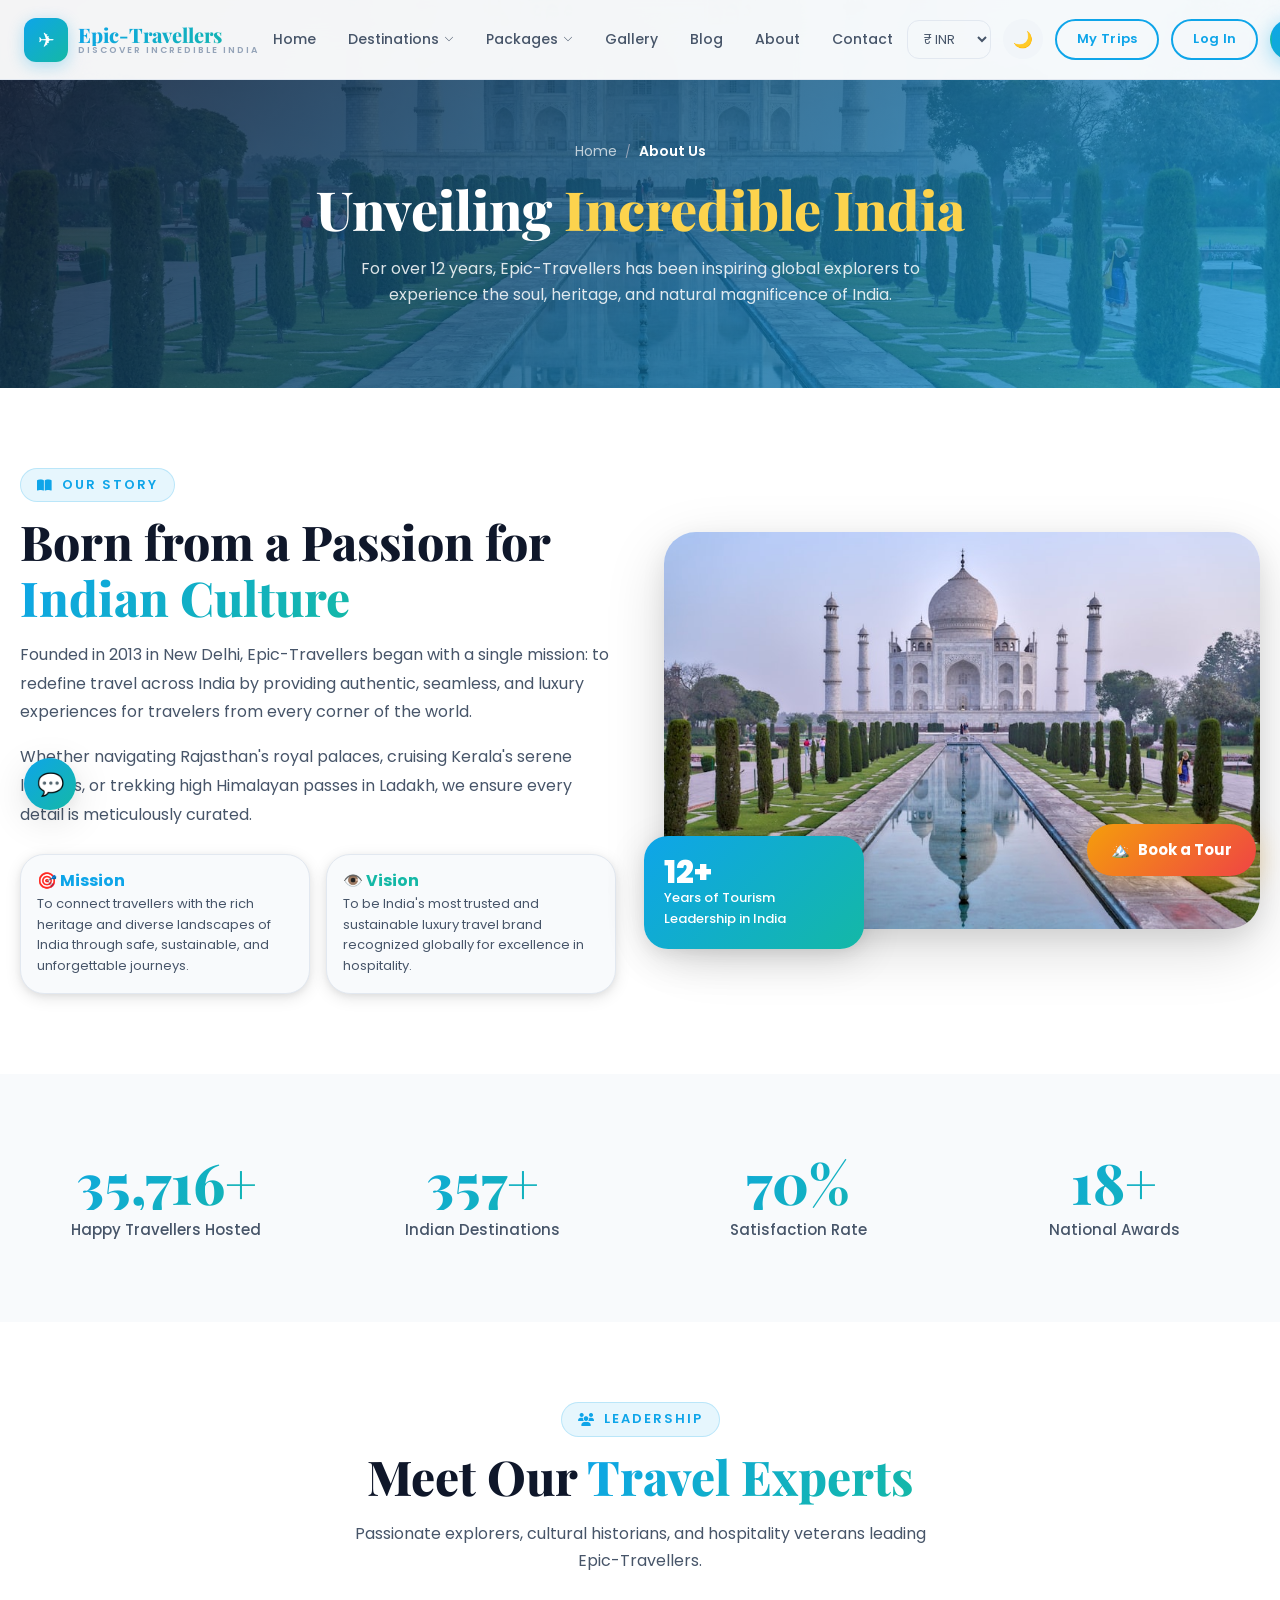
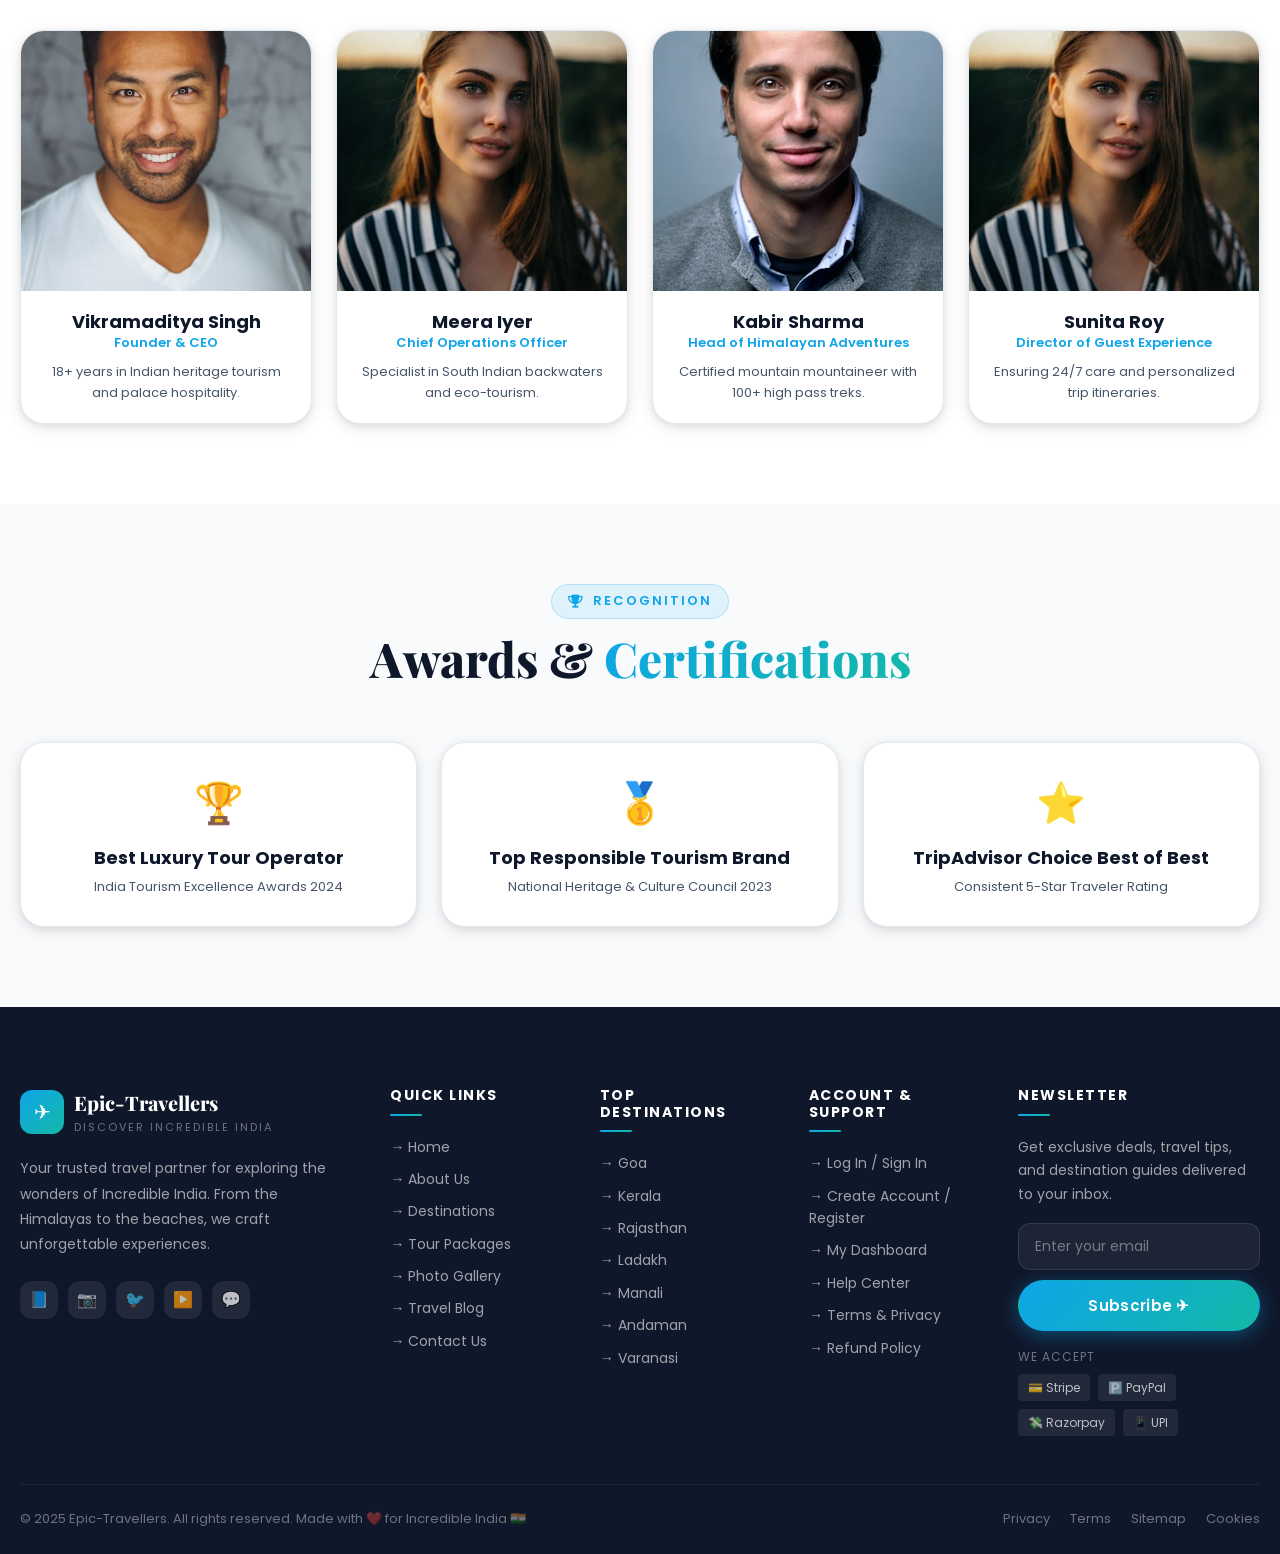
<file: template/Pages/about.html>
<!DOCTYPE html>
<html lang="en" data-theme="light">
<head>
  <meta charset="UTF-8">
  <meta name="viewport" content="width=device-width, initial-scale=1.0">
  <meta name="description" content="Learn about Epic-Travellers – India's premier luxury travel company. Discover our story, mission, vision, expert team, and achievements in crafting authentic Indian journeys.">
  <meta name="keywords" content="About Epic-Travellers, India travel company, luxury travel agency India, travel team, awards">
  <title>About Us – Epic-Travellers | Premier Indian Travel Company</title>

  <!-- CSS -->
  <link rel="stylesheet" href="../Content/css/style.css">
  <link rel="stylesheet" href="../Content/css/components.css">
  <link rel="stylesheet" href="../Content/css/animations.css">
  <link rel="stylesheet" href="../Content/css/dark-mode.css">

  <!-- Font Awesome -->
  <link rel="stylesheet" href="../Content/fontawesome/css/all.min.css">

  <style>
    .page-hero {
      background: linear-gradient(135deg, rgba(15,23,42,0.85) 0%, rgba(14,165,233,0.7) 100%),
                  url('../Content/images/img_23.jpg') center/cover;
      padding: 140px 0 80px;
      color: white;
      text-align: center;
    }

    .team-card {
      background: var(--bg-primary);
      border-radius: var(--radius-xl);
      overflow: hidden;
      box-shadow: var(--shadow-md);
      border: 1px solid var(--gray-200);
      text-align: center;
      transition: var(--transition-normal);
    }

    .team-card:hover {
      transform: translateY(-8px);
      box-shadow: var(--shadow-xl);
    }

    .team-img {
      height: 260px;
      width: 100%;
      object-fit: cover;
    }

    .team-body { padding: 20px; }
  </style>
</head>
<body data-page="about">

  <!-- Header Placeholder -->
  <div id="header-placeholder"></div>

  <main>
    <!-- Hero Banner -->
    <section class="page-hero">
      <div class="container">
        <div class="breadcrumb flex-center mb-16" style="justify-content:center;">
          <a href="index.html" class="breadcrumb-item" style="color:rgba(255,255,255,0.7);">Home</a>
          <span class="breadcrumb-sep">/</span>
          <span class="breadcrumb-item active" style="color:white;">About Us</span>
        </div>
        <h1 class="section-title" style="color:white; font-size:clamp(32px, 5vw, 54px);">
          Unveiling <span style="color:var(--accent-light);">Incredible India</span>
        </h1>
        <p style="color:rgba(255,255,255,0.85); max-width:600px; margin:0 auto; font-size:16px;">
          For over 12 years, Epic-Travellers has been inspiring global explorers to experience the soul, heritage, and natural magnificence of India.
        </p>
      </div>
    </section>

    <!-- Our Story Section -->
    <section class="section">
      <div class="container">
        <div class="grid grid-2" style="gap:48px; align-items:center;">
          <div class="anim-fade-left">
            <div class="section-label"><i class="fa-solid fa-book-open"></i> Our Story</div>
            <h2 class="section-title">Born from a Passion for <span class="text-gradient">Indian Culture</span></h2>
            <p style="color:var(--text-secondary); line-height:1.8; margin-bottom:16px;">
              Founded in 2013 in New Delhi, Epic-Travellers began with a single mission: to redefine travel across India by providing authentic, seamless, and luxury experiences for travelers from every corner of the world.
            </p>
            <p style="color:var(--text-secondary); line-height:1.8; margin-bottom:24px;">
              Whether navigating Rajasthan's royal palaces, cruising Kerala's serene lagoons, or trekking high Himalayan passes in Ladakh, we ensure every detail is meticulously curated.
            </p>

            <div class="grid grid-2" style="gap:16px;">
              <div class="card p-16" style="padding:16px; background:var(--bg-secondary);">
                <h4 style="font-size:16px; font-weight:700; color:var(--primary); margin-bottom:4px;">🎯 Mission</h4>
                <p style="font-size:13px; color:var(--text-secondary);">To connect travellers with the rich heritage and diverse landscapes of India through safe, sustainable, and unforgettable journeys.</p>
              </div>
              <div class="card p-16" style="padding:16px; background:var(--bg-secondary);">
                <h4 style="font-size:16px; font-weight:700; color:var(--secondary); margin-bottom:4px;">👁️ Vision</h4>
                <p style="font-size:13px; color:var(--text-secondary);">To be India's most trusted and sustainable luxury travel brand recognized globally for excellence in hospitality.</p>
              </div>
            </div>
          </div>

          <div class="anim-fade-right" style="position:relative;">
            <img src="../Content/images/img_26.jpg" style="border-radius:var(--radius-2xl); box-shadow:var(--shadow-xl); width:100%;" alt="Epic Travellers Team in Jaipur">
            <div style="position:absolute; bottom:-20px; left:-20px; background:var(--gradient-primary); color:white; padding:20px; border-radius:var(--radius-xl); box-shadow:var(--shadow-lg); max-width:220px;" class="hide-mobile">
              <div style="font-size:32px; font-weight:800; line-height:1;">12+</div>
              <div style="font-size:13px; font-weight:500;">Years of Tourism Leadership in India</div>
            </div>
          </div>
        </div>
      </div>
    </section>

    <!-- Stats Banner -->
    <section class="section" style="background:var(--bg-secondary);">
      <div class="container">
        <div class="grid grid-4 text-center stagger-children">
          <div class="anim-scale">
            <div class="stat-value" data-counter="50000" data-suffix="+">0</div>
            <div class="stat-label">Happy Travellers Hosted</div>
          </div>
          <div class="anim-scale">
            <div class="stat-value" data-counter="500" data-suffix="+">0</div>
            <div class="stat-label">Indian Destinations</div>
          </div>
          <div class="anim-scale">
            <div class="stat-value" data-counter="98" data-suffix="%">0</div>
            <div class="stat-label">Satisfaction Rate</div>
          </div>
          <div class="anim-scale">
            <div class="stat-value" data-counter="25" data-suffix="+">0</div>
            <div class="stat-label">National Awards</div>
          </div>
        </div>
      </div>
    </section>

    <!-- Team Members Section -->
    <section class="section">
      <div class="container">
        <div class="section-header anim-fade-up">
          <div class="section-label"><i class="fa-solid fa-users"></i> Leadership</div>
          <h2 class="section-title">Meet Our <span class="text-gradient">Travel Experts</span></h2>
          <p class="section-subtitle">Passionate explorers, cultural historians, and hospitality veterans leading Epic-Travellers.</p>
        </div>

        <div class="grid grid-4 stagger-children">
          <div class="team-card anim-fade-up">
            <img src="../Content/images/img_17.jpg" alt="Vikramaditya Singh CEO" class="team-img">
            <div class="team-body">
              <h3 style="font-size:18px; font-weight:700;">Vikramaditya Singh</h3>
              <p style="font-size:13px; color:var(--primary); font-weight:600; margin-bottom:8px;">Founder & CEO</p>
              <p style="font-size:13px; color:var(--text-secondary);">18+ years in Indian heritage tourism and palace hospitality.</p>
            </div>
          </div>

          <div class="team-card anim-fade-up">
            <img src="../Content/images/img_29.jpg" alt="Meera Iyer COO" class="team-img">
            <div class="team-body">
              <h3 style="font-size:18px; font-weight:700;">Meera Iyer</h3>
              <p style="font-size:13px; color:var(--primary); font-weight:600; margin-bottom:8px;">Chief Operations Officer</p>
              <p style="font-size:13px; color:var(--text-secondary);">Specialist in South Indian backwaters and eco-tourism.</p>
            </div>
          </div>

          <div class="team-card anim-fade-up">
            <img src="../Content/images/img_8.jpg" alt="Kabir Sharma Head of Adventure" class="team-img">
            <div class="team-body">
              <h3 style="font-size:18px; font-weight:700;">Kabir Sharma</h3>
              <p style="font-size:13px; color:var(--primary); font-weight:600; margin-bottom:8px;">Head of Himalayan Adventures</p>
              <p style="font-size:13px; color:var(--text-secondary);">Certified mountain mountaineer with 100+ high pass treks.</p>
            </div>
          </div>

          <div class="team-card anim-fade-up">
            <img src="../Content/images/img_29.jpg" alt="Sunita Roy Customer Success" class="team-img">
            <div class="team-body">
              <h3 style="font-size:18px; font-weight:700;">Sunita Roy</h3>
              <p style="font-size:13px; color:var(--primary); font-weight:600; margin-bottom:8px;">Director of Guest Experience</p>
              <p style="font-size:13px; color:var(--text-secondary);">Ensuring 24/7 care and personalized trip itineraries.</p>
            </div>
          </div>
        </div>
      </div>
    </section>

    <!-- Awards Section -->
    <section class="section" style="background:var(--bg-secondary);">
      <div class="container">
        <div class="section-header anim-fade-up">
          <div class="section-label"><i class="fa-solid fa-trophy"></i> Recognition</div>
          <h2 class="section-title">Awards & <span class="text-gradient">Certifications</span></h2>
        </div>
        <div class="grid grid-3 text-center stagger-children">
          <div class="card p-24 anim-fade-up" style="padding:28px;">
            <div style="font-size:40px; margin-bottom:12px;">🏆</div>
            <h3 style="font-size:18px; font-weight:700;">Best Luxury Tour Operator</h3>
            <p style="font-size:13px; color:var(--text-secondary); margin-top:8px;">India Tourism Excellence Awards 2024</p>
          </div>
          <div class="card p-24 anim-fade-up" style="padding:28px;">
            <div style="font-size:40px; margin-bottom:12px;">🥇</div>
            <h3 style="font-size:18px; font-weight:700;">Top Responsible Tourism Brand</h3>
            <p style="font-size:13px; color:var(--text-secondary); margin-top:8px;">National Heritage & Culture Council 2023</p>
          </div>
          <div class="card p-24 anim-fade-up" style="padding:28px;">
            <div style="font-size:40px; margin-bottom:12px;">⭐</div>
            <h3 style="font-size:18px; font-weight:700;">TripAdvisor Choice Best of Best</h3>
            <p style="font-size:13px; color:var(--text-secondary); margin-top:8px;">Consistent 5-Star Traveler Rating</p>
          </div>
        </div>
      </div>
    </section>

  </main>

  <!-- Footer Placeholder -->
  <div id="footer-placeholder"></div>

  <!-- JS -->
  <script src="../Scripts/js/components.js"></script>
  <script src="../Scripts/js/main.js"></script>
</body>
</html>
</file>
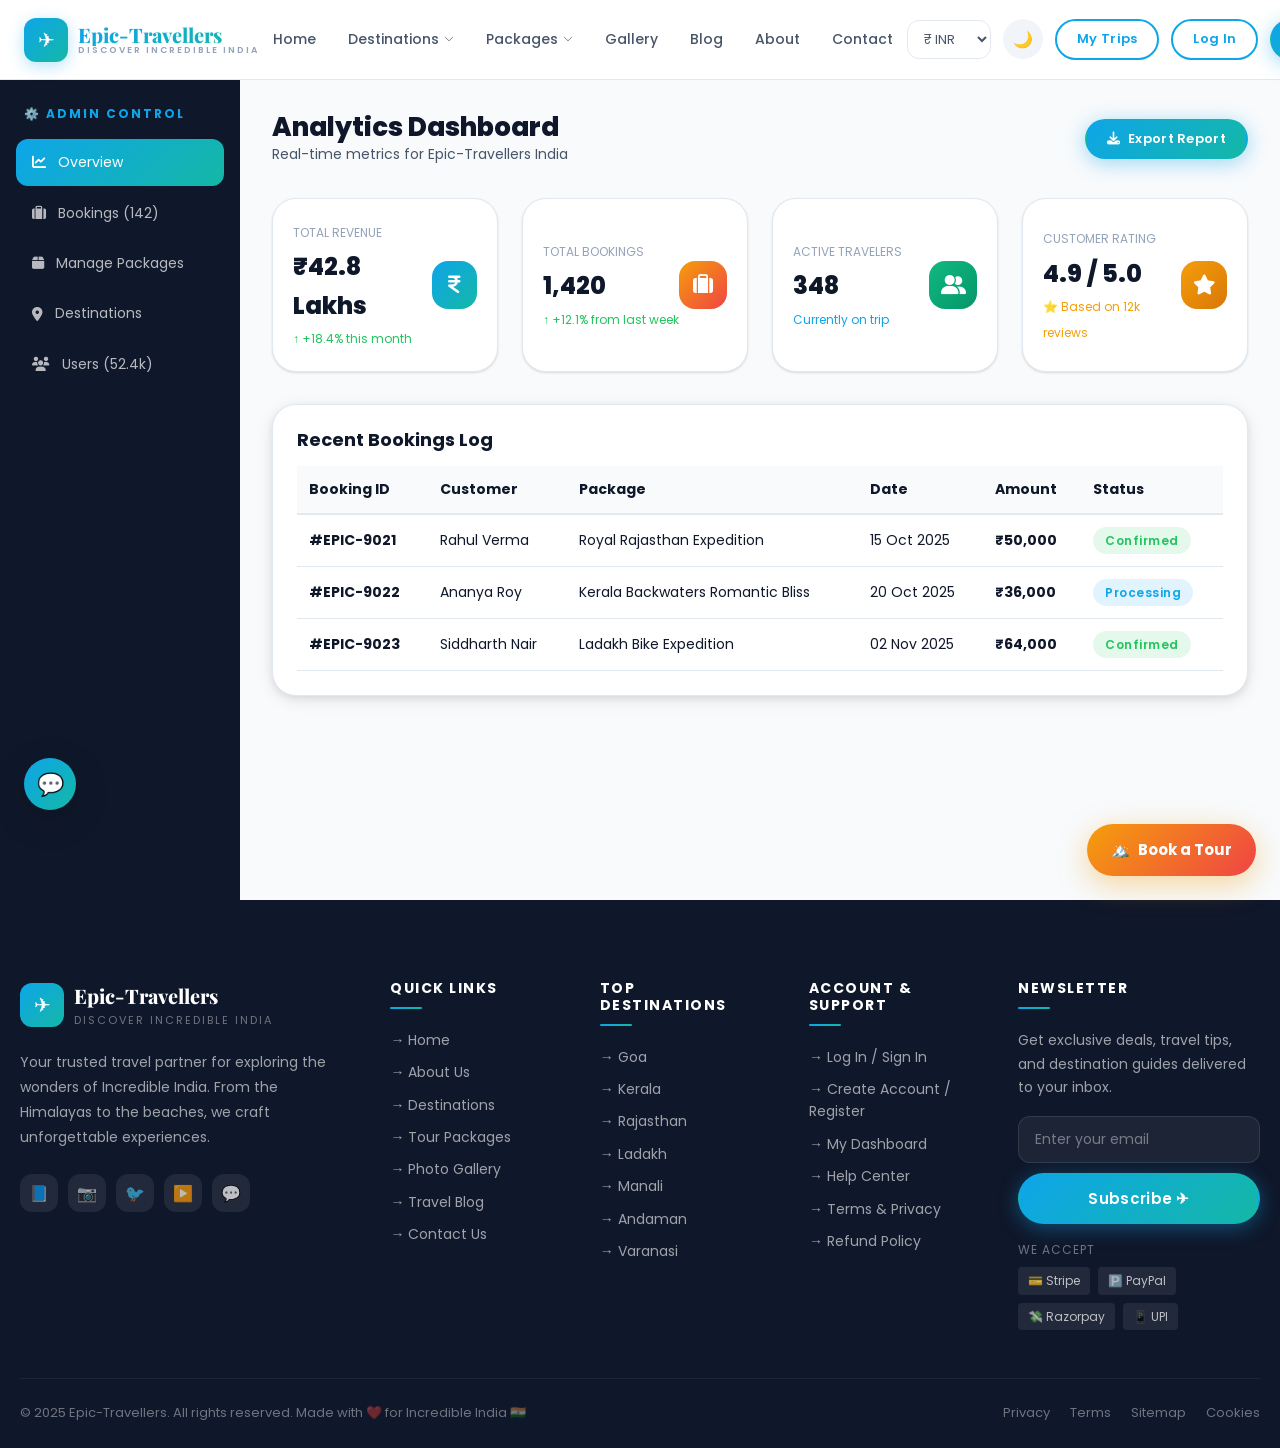
<file: template/Pages/admin.html>
<!DOCTYPE html>
<html lang="en" data-theme="light">
<head>
  <meta charset="UTF-8">
  <meta name="viewport" content="width=device-width, initial-scale=1.0">
  <meta name="description" content="Admin Dashboard for Epic-Travellers. Control bookings, packages, user analytics, and revenue reports across India.">
  <title>Admin Dashboard – Epic-Travellers | Control Panel</title>

  <!-- CSS -->
  <link rel="stylesheet" href="../Content/css/style.css">
  <link rel="stylesheet" href="../Content/css/components.css">
  <link rel="stylesheet" href="../Content/css/animations.css">
  <link rel="stylesheet" href="../Content/css/dark-mode.css">

  <!-- Font Awesome -->
  <link rel="stylesheet" href="../Content/fontawesome/css/all.min.css">

  <style>
    .admin-layout {
      display: grid;
      grid-template-columns: 240px 1fr;
      min-height: 100vh;
      padding-top: var(--header-height);
    }

    .admin-sidebar {
      background: #0f172a;
      color: white;
      padding: 24px 16px;
    }

    .admin-menu-link {
      display: flex;
      align-items: center;
      gap: 12px;
      padding: 12px 16px;
      border-radius: var(--radius-md);
      font-size: 14px;
      color: rgba(255,255,255,0.7);
      cursor: pointer;
      transition: var(--transition-fast);
      text-decoration: none;
      margin-bottom: 4px;
    }

    .admin-menu-link:hover, .admin-menu-link.active {
      background: var(--gradient-primary);
      color: white;
    }

    .stat-card {
      background: var(--bg-primary);
      border-radius: var(--radius-xl);
      padding: 20px;
      border: 1px solid var(--gray-200);
      box-shadow: var(--shadow-sm);
      display: flex;
      align-items: center;
      justify-content: space-between;
    }

    .stat-icon-wrapper {
      width: 48px;
      height: 48px;
      border-radius: var(--radius-lg);
      display: flex;
      align-items: center;
      justify-content: center;
      font-size: 20px;
      color: white;
    }

    @media (max-width: 992px) {
      .admin-layout { grid-template-columns: 1fr; }
    }
  </style>
</head>
<body data-page="admin">

  <!-- Header Placeholder -->
  <div id="header-placeholder"></div>

  <div class="admin-layout">

    <!-- Admin Sidebar -->
    <aside class="admin-sidebar">
      <div style="font-size:12px; letter-spacing:2px; text-transform:uppercase; color:var(--primary); font-weight:700; margin-bottom:16px; padding:0 8px;">
        ⚙️ Admin Control
      </div>

      <nav>
        <a class="admin-menu-link active" onclick="switchAdminTab('tab-overview', this)"><i class="fa-solid fa-chart-line"></i> Overview</a>
        <a class="admin-menu-link" onclick="switchAdminTab('tab-bookings', this)"><i class="fa-solid fa-suitcase"></i> Bookings (142)</a>
        <a class="admin-menu-link" onclick="switchAdminTab('tab-packages', this)"><i class="fa-solid fa-box"></i> Manage Packages</a>
        <a class="admin-menu-link" onclick="switchAdminTab('tab-destinations', this)"><i class="fa-solid fa-location-dot"></i> Destinations</a>
        <a class="admin-menu-link" onclick="switchAdminTab('tab-users', this)"><i class="fa-solid fa-users"></i> Users (52.4k)</a>
      </nav>
    </aside>

    <!-- Admin Body -->
    <main style="padding:32px; background:var(--bg-secondary);">

      <!-- Tab: Overview -->
      <div id="tab-overview" class="admin-tab-panel">
        <div class="flex-between mb-32">
          <div>
            <h1 style="font-size:26px; font-weight:800;">Analytics Dashboard</h1>
            <p style="font-size:14px; color:var(--text-secondary);">Real-time metrics for Epic-Travellers India</p>
          </div>
          <button class="btn btn-primary btn-sm" onclick="Toast.show('Report downloaded!', 'success')"><i class="fa-solid fa-download"></i> Export Report</button>
        </div>

        <!-- 4 Metric Cards -->
        <div class="grid grid-4 mb-32 stagger-children">
          <div class="stat-card anim-scale">
            <div>
              <small style="font-size:12px; color:var(--text-muted); text-transform:uppercase;">Total Revenue</small>
              <div style="font-size:24px; font-weight:800; color:var(--text-primary); margin-top:4px;">₹42.8 Lakhs</div>
              <span style="font-size:12px; color:#22C55E;">↑ +18.4% this month</span>
            </div>
            <div class="stat-icon-wrapper" style="background:var(--gradient-primary);"><i class="fa-solid fa-indian-rupee-sign"></i></div>
          </div>

          <div class="stat-card anim-scale">
            <div>
              <small style="font-size:12px; color:var(--text-muted); text-transform:uppercase;">Total Bookings</small>
              <div style="font-size:24px; font-weight:800; color:var(--text-primary); margin-top:4px;">1,420</div>
              <span style="font-size:12px; color:#22C55E;">↑ +12.1% from last week</span>
            </div>
            <div class="stat-icon-wrapper" style="background:var(--gradient-accent);"><i class="fa-solid fa-suitcase"></i></div>
          </div>

          <div class="stat-card anim-scale">
            <div>
              <small style="font-size:12px; color:var(--text-muted); text-transform:uppercase;">Active Travelers</small>
              <div style="font-size:24px; font-weight:800; color:var(--text-primary); margin-top:4px;">348</div>
              <span style="font-size:12px; color:var(--primary);">Currently on trip</span>
            </div>
            <div class="stat-icon-wrapper" style="background:linear-gradient(135deg, #10B981, #059669);"><i class="fa-solid fa-user-group"></i></div>
          </div>

          <div class="stat-card anim-scale">
            <div>
              <small style="font-size:12px; color:var(--text-muted); text-transform:uppercase;">Customer Rating</small>
              <div style="font-size:24px; font-weight:800; color:var(--text-primary); margin-top:4px;">4.9 / 5.0</div>
              <span style="font-size:12px; color:var(--accent);">⭐ Based on 12k reviews</span>
            </div>
            <div class="stat-icon-wrapper" style="background:linear-gradient(135deg, #F59E0B, #D97706);"><i class="fa-solid fa-star"></i></div>
          </div>
        </div>

        <!-- Recent Bookings Table -->
        <div class="card p-24" style="padding:24px;">
          <h3 style="font-size:18px; font-weight:700; margin-bottom:16px;">Recent Bookings Log</h3>
          <div style="overflow-x:auto;">
            <table style="width:100%; border-collapse:collapse; font-size:14px;">
              <thead>
                <tr style="text-align:left; border-bottom:2px solid var(--gray-200); background:var(--bg-secondary);">
                  <th style="padding:12px;">Booking ID</th>
                  <th style="padding:12px;">Customer</th>
                  <th style="padding:12px;">Package</th>
                  <th style="padding:12px;">Date</th>
                  <th style="padding:12px;">Amount</th>
                  <th style="padding:12px;">Status</th>
                </tr>
              </thead>
              <tbody>
                <tr style="border-bottom:1px solid var(--gray-200);">
                  <td style="padding:12px; font-weight:700;">#EPIC-9021</td>
                  <td style="padding:12px;">Rahul Verma</td>
                  <td style="padding:12px;">Royal Rajasthan Expedition</td>
                  <td style="padding:12px;">15 Oct 2025</td>
                  <td style="padding:12px; font-weight:700;">₹50,000</td>
                  <td style="padding:12px;"><span class="badge badge-success">Confirmed</span></td>
                </tr>
                <tr style="border-bottom:1px solid var(--gray-200);">
                  <td style="padding:12px; font-weight:700;">#EPIC-9022</td>
                  <td style="padding:12px;">Ananya Roy</td>
                  <td style="padding:12px;">Kerala Backwaters Romantic Bliss</td>
                  <td style="padding:12px;">20 Oct 2025</td>
                  <td style="padding:12px; font-weight:700;">₹36,000</td>
                  <td style="padding:12px;"><span class="badge badge-primary">Processing</span></td>
                </tr>
                <tr style="border-bottom:1px solid var(--gray-200);">
                  <td style="padding:12px; font-weight:700;">#EPIC-9023</td>
                  <td style="padding:12px;">Siddharth Nair</td>
                  <td style="padding:12px;">Ladakh Bike Expedition</td>
                  <td style="padding:12px;">02 Nov 2025</td>
                  <td style="padding:12px; font-weight:700;">₹64,000</td>
                  <td style="padding:12px;"><span class="badge badge-success">Confirmed</span></td>
                </tr>
              </tbody>
            </table>
          </div>
        </div>

      </div>

      <!-- Other tabs placeholder for demo -->
      <div id="tab-bookings" class="admin-tab-panel" style="display:none;">
        <h2 style="font-size:24px; font-weight:800;">Manage All Bookings</h2>
        <p style="color:var(--text-secondary); margin-top:8px;">Full list of 1,420 bookings with status controls.</p>
      </div>

    </main>

  </div>

  <!-- Footer Placeholder -->
  <div id="footer-placeholder"></div>

  <!-- JS -->
  <script src="../Scripts/js/components.js"></script>
  <script src="../Scripts/js/main.js"></script>
  <script>
    function switchAdminTab(panelId, link) {
      document.querySelectorAll('.admin-tab-panel').forEach(p => p.style.display = 'none');
      document.querySelectorAll('.admin-menu-link').forEach(l => l.classList.remove('active'));

      document.getElementById(panelId).style.display = 'block';
      link.classList.add('active');
    }
  </script>
</body>
</html>
</file>
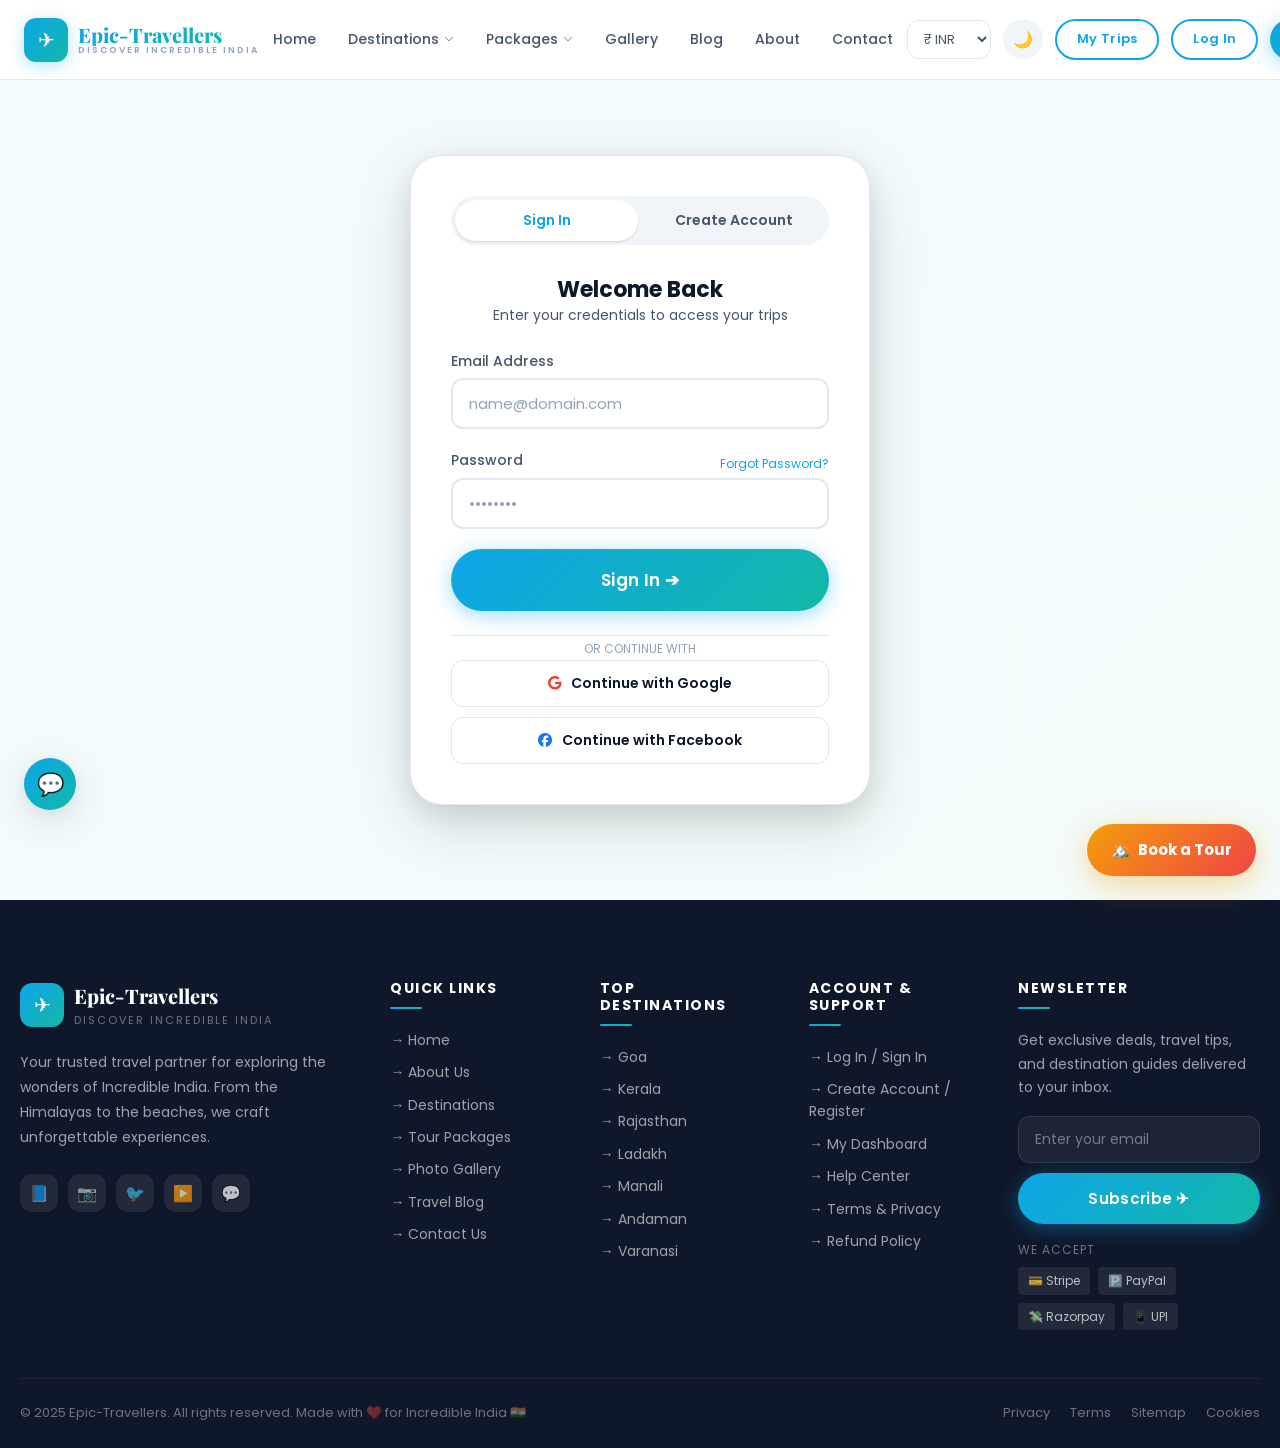
<file: template/Pages/auth.html>
<!DOCTYPE html>
<html lang="en" data-theme="light">
<head>
  <meta charset="UTF-8">
  <meta name="viewport" content="width=device-width, initial-scale=1.0">
  <meta name="description" content="Sign in or create an account with Epic-Travellers. Unlock exclusive Indian tour discounts and track your travel bookings.">
  <title>Sign In / Register – Epic-Travellers | Discover India</title>

  <!-- CSS -->
  <link rel="stylesheet" href="../Content/css/style.css">
  <link rel="stylesheet" href="../Content/css/components.css">
  <link rel="stylesheet" href="../Content/css/animations.css">
  <link rel="stylesheet" href="../Content/css/dark-mode.css">

  <!-- Font Awesome -->
  <link rel="stylesheet" href="../Content/fontawesome/css/all.min.css">

  <style>
    .auth-container {
      min-height: 100vh;
      display: flex;
      align-items: center;
      justify-content: center;
      padding: calc(var(--header-height) + 40px) 20px 60px;
      background: linear-gradient(135deg, rgba(14,165,233,0.05) 0%, rgba(20,184,166,0.05) 100%);
    }

    .auth-card {
      background: var(--bg-primary);
      border-radius: var(--radius-2xl);
      padding: 40px;
      box-shadow: var(--shadow-xl);
      border: 1px solid var(--gray-200);
      width: 100%;
      max-width: 460px;
    }

    .social-btn {
      display: flex;
      align-items: center;
      justify-content: center;
      gap: 10px;
      width: 100%;
      padding: 12px;
      border-radius: var(--radius-md);
      border: 1px solid var(--gray-200);
      background: var(--bg-primary);
      font-size: 14px;
      font-weight: 600;
      color: var(--text-primary);
      cursor: pointer;
      transition: var(--transition-fast);
    }

    .social-btn:hover {
      background: var(--gray-100);
    }
  </style>
</head>
<body data-page="auth">

  <!-- Header Placeholder -->
  <div id="header-placeholder"></div>

  <main class="auth-container">
    <div class="auth-card anim-scale">

      <!-- Auth Header Tabs -->
      <div class="tabs mb-32">
        <button class="tab active" id="tab-login-btn" onclick="toggleAuth('login')">Sign In</button>
        <button class="tab" id="tab-register-btn" onclick="toggleAuth('register')">Create Account</button>
      </div>

      <!-- Login Form -->
      <form id="login-form" onsubmit="event.preventDefault(); Toast.show('Welcome back! Logging you in... 🚀', 'success'); setTimeout(() => window.location.href='dashboard.html', 1500);">
        <div class="text-center mb-24">
          <h2 style="font-size:22px; font-weight:700;">Welcome Back</h2>
          <p style="font-size:14px; color:var(--text-secondary);">Enter your credentials to access your trips</p>
        </div>

        <div class="form-group">
          <label class="form-label" for="login-email">Email Address</label>
          <input type="email" id="login-email" class="form-control" placeholder="name@domain.com" required>
        </div>

        <div class="form-group">
          <div class="flex-between mb-6">
            <label class="form-label mb-0" for="login-pass">Password</label>
            <a href="#" style="font-size:12px; color:var(--primary);" onclick="alert('Password reset link sent to your email!')">Forgot Password?</a>
          </div>
          <input type="password" id="login-pass" class="form-control" placeholder="••••••••" required>
        </div>

        <button type="submit" class="btn btn-primary btn-lg" style="width:100%;">Sign In ➔</button>

        <div class="divider" style="text-align:center; position:relative; margin:24px 0;">
          <span style="background:var(--bg-primary); padding:0 12px; color:var(--text-muted); font-size:12px;">OR CONTINUE WITH</span>
        </div>

        <div style="display:flex; flex-direction:column; gap:10px;">
          <button type="button" class="social-btn" onclick="Toast.show('Google Sign-In initialized', 'info')">
            <i class="fa-brands fa-google" style="color:#EA4335;"></i> Continue with Google
          </button>
          <button type="button" class="social-btn" onclick="Toast.show('Facebook Sign-In initialized', 'info')">
            <i class="fa-brands fa-facebook" style="color:#1877F2;"></i> Continue with Facebook
          </button>
        </div>
      </form>

      <!-- Register Form -->
      <form id="register-form" style="display:none;" onsubmit="event.preventDefault(); Toast.show('Account created successfully! Welcome aboard ✈️', 'success'); setTimeout(() => window.location.href='dashboard.html', 1500);">
        <div class="text-center mb-24">
          <h2 style="font-size:22px; font-weight:700;">Join Epic-Travellers</h2>
          <p style="font-size:14px; color:var(--text-secondary);">Start your journey across Incredible India</p>
        </div>

        <div class="form-group">
          <label class="form-label" for="reg-name">Full Name</label>
          <input type="text" id="reg-name" class="form-control" placeholder="e.g. Vikram Sharma" required>
        </div>

        <div class="form-group">
          <label class="form-label" for="reg-email">Email Address</label>
          <input type="email" id="reg-email" class="form-control" placeholder="name@domain.com" required>
        </div>

        <div class="form-group">
          <label class="form-label" for="reg-pass">Create Password</label>
          <input type="password" id="reg-pass" class="form-control" placeholder="Min 8 characters" required>
        </div>

        <button type="submit" class="btn btn-accent btn-lg" style="width:100%;">Create Account 🎉</button>
      </form>

    </div>
  </main>

  <!-- Footer Placeholder -->
  <div id="footer-placeholder"></div>

  <!-- JS -->
  <script src="../Scripts/js/components.js"></script>
  <script src="../Scripts/js/main.js"></script>
  <script>
    function toggleAuth(mode) {
      const loginForm = document.getElementById('login-form');
      const regForm = document.getElementById('register-form');
      const loginBtn = document.getElementById('tab-login-btn');
      const regBtn = document.getElementById('tab-register-btn');

      if (mode === 'login') {
        loginForm.style.display = 'block';
        regForm.style.display = 'none';
        loginBtn.classList.add('active');
        regBtn.classList.remove('active');
      } else {
        loginForm.style.display = 'none';
        regForm.style.display = 'block';
        loginBtn.classList.remove('active');
        regBtn.classList.add('active');
      }
    }
  </script>
</body>
</html>
</file>
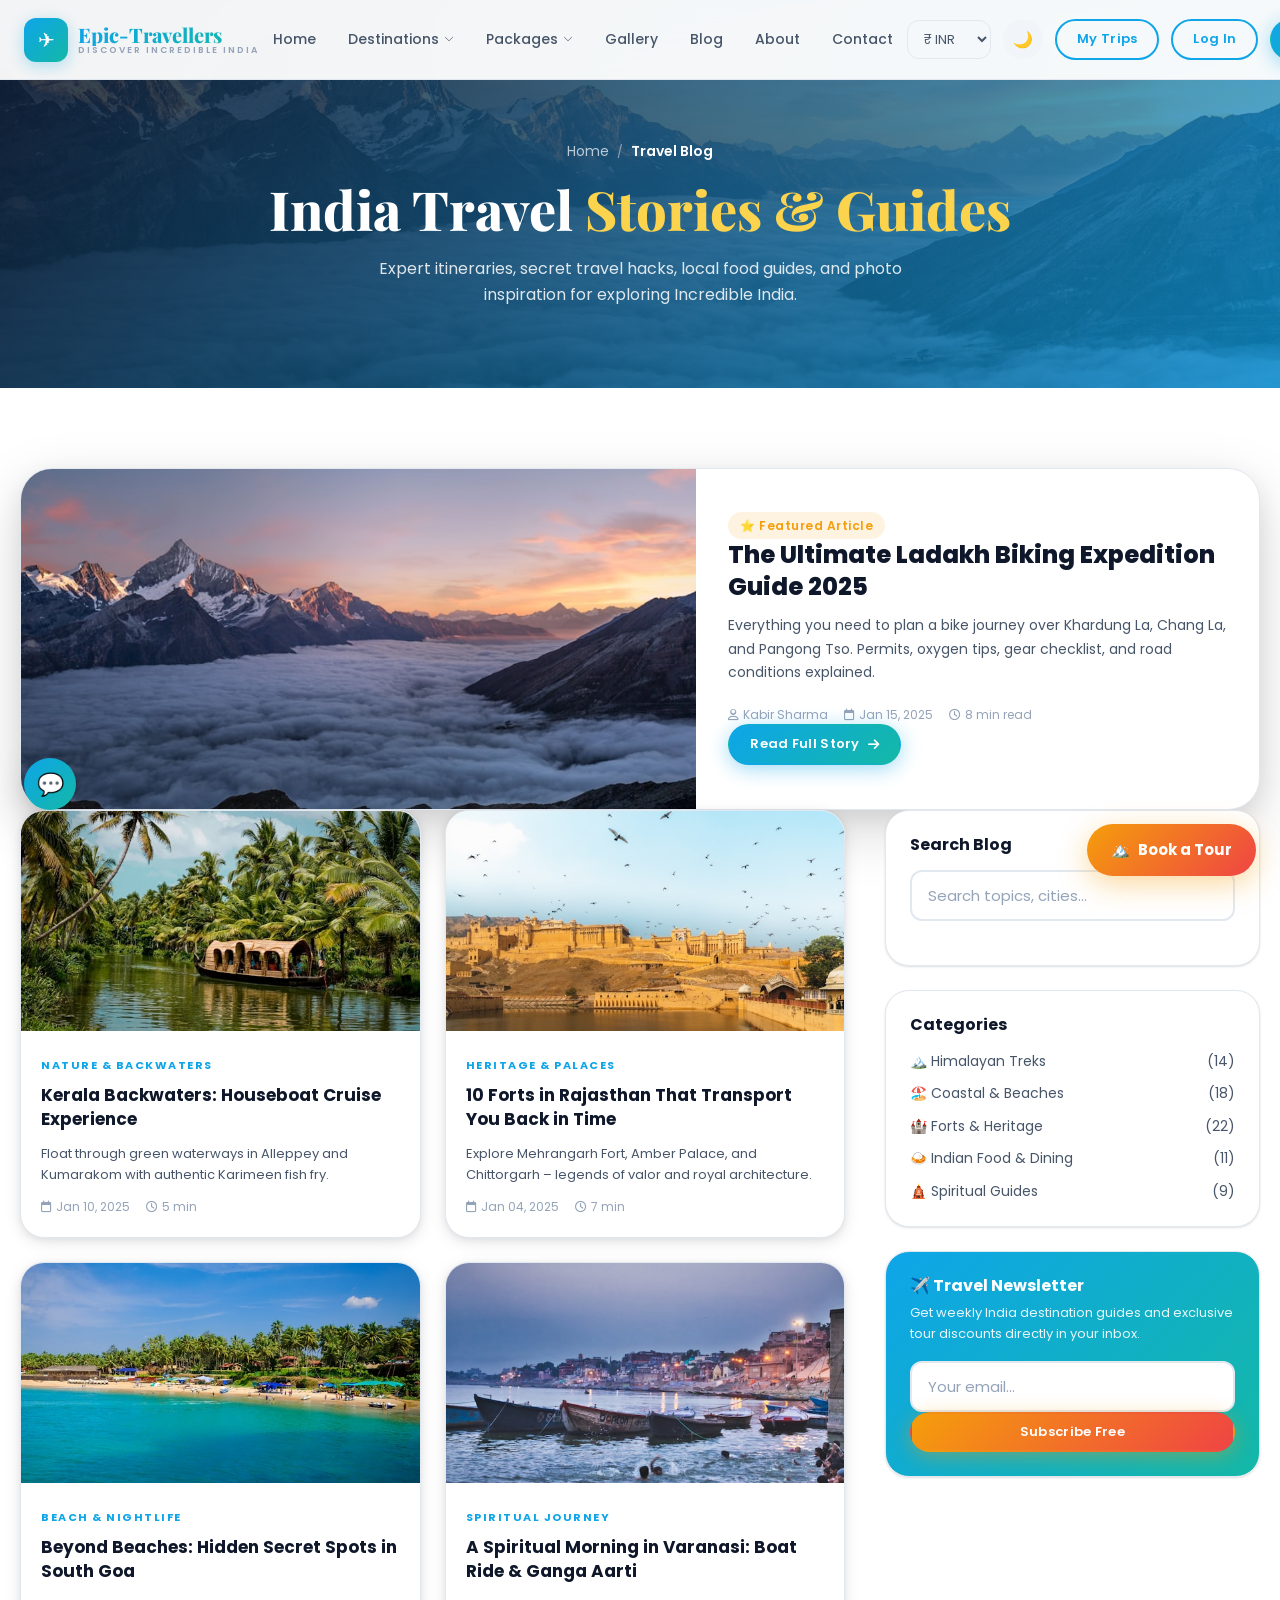
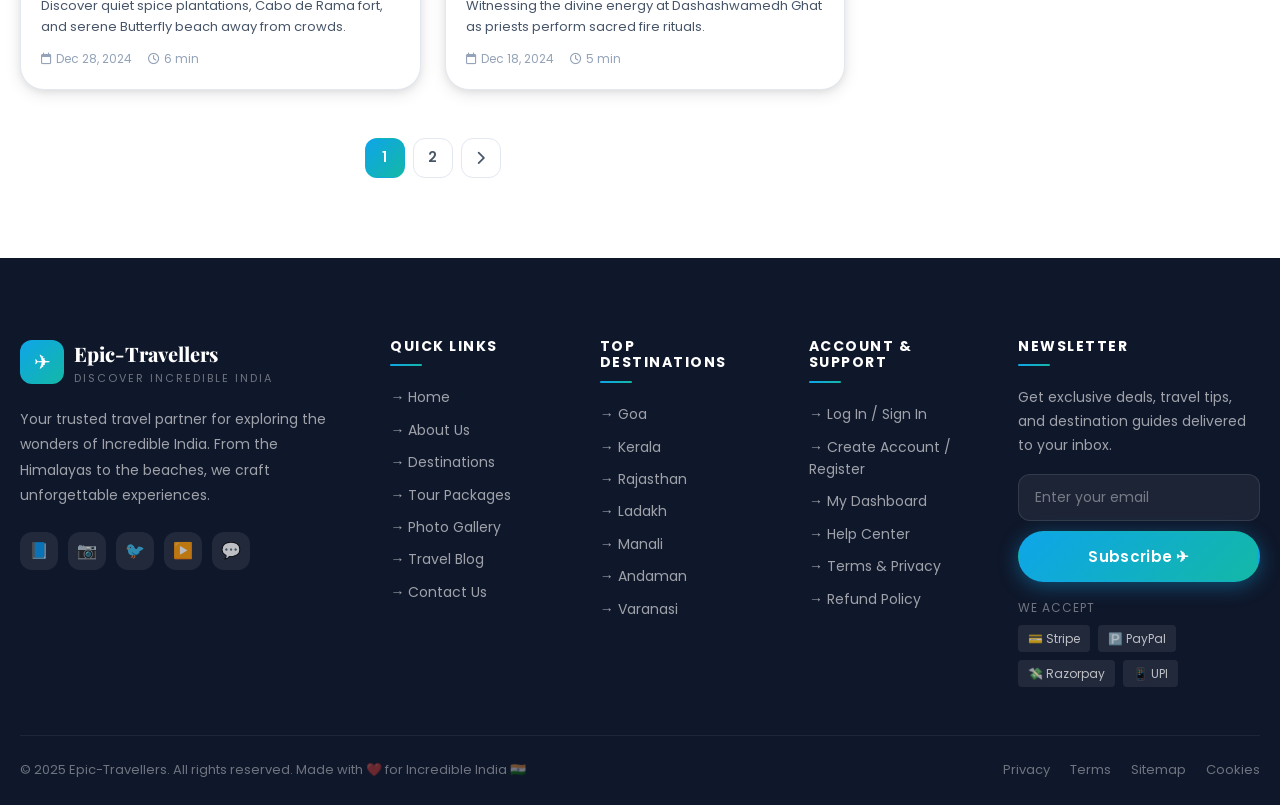
<file: template/Pages/blog.html>
<!DOCTYPE html>
<html lang="en" data-theme="light">
<head>
  <meta charset="UTF-8">
  <meta name="viewport" content="width=device-width, initial-scale=1.0">
  <meta name="description" content="Discover inspiring travel stories, destination guides, and expert Indian travel tips on the Epic-Travellers blog.">
  <meta name="keywords" content="India travel blog, Ladakh travel guide, Rajasthan tips, Kerala backwaters blog, travel advice India">
  <title>Travel Blog – Epic-Travellers | Stories & Guides of India</title>

  <!-- CSS -->
  <link rel="stylesheet" href="../Content/css/style.css">
  <link rel="stylesheet" href="../Content/css/components.css">
  <link rel="stylesheet" href="../Content/css/animations.css">
  <link rel="stylesheet" href="../Content/css/dark-mode.css">

  <!-- Font Awesome -->
  <link rel="stylesheet" href="../Content/fontawesome/css/all.min.css">

  <style>
    .page-hero {
      background: linear-gradient(135deg, rgba(15,23,42,0.85) 0%, rgba(14,165,233,0.7) 100%),
                  url('../Content/images/img_10.jpg') center/cover;
      padding: 140px 0 80px;
      color: white;
      text-align: center;
    }

    .featured-blog-card {
      background: var(--bg-primary);
      border-radius: var(--radius-2xl);
      overflow: hidden;
      box-shadow: var(--shadow-xl);
      border: 1px solid var(--gray-200);
      display: grid;
      grid-template-columns: 1.2fr 1fr;
    }

    .sidebar-widget {
      background: var(--bg-primary);
      border-radius: var(--radius-xl);
      padding: 24px;
      border: 1px solid var(--gray-200);
      box-shadow: var(--shadow-sm);
      margin-bottom: 24px;
    }

    @media (max-width: 992px) {
      .featured-blog-card { grid-template-columns: 1fr; }
    }
  </style>
</head>
<body data-page="blog">

  <!-- Header Placeholder -->
  <div id="header-placeholder"></div>

  <main>
    <!-- Hero Header -->
    <section class="page-hero">
      <div class="container">
        <div class="breadcrumb flex-center mb-16" style="justify-content:center;">
          <a href="index.html" class="breadcrumb-item" style="color:rgba(255,255,255,0.7);">Home</a>
          <span class="breadcrumb-sep">/</span>
          <span class="breadcrumb-item active" style="color:white;">Travel Blog</span>
        </div>
        <h1 class="section-title" style="color:white; font-size:clamp(32px, 5vw, 54px);">
          India Travel <span style="color:var(--accent-light);">Stories & Guides</span>
        </h1>
        <p style="color:rgba(255,255,255,0.85); max-width:600px; margin:0 auto; font-size:16px;">
          Expert itineraries, secret travel hacks, local food guides, and photo inspiration for exploring Incredible India.
        </p>
      </div>
    </section>

    <!-- Main Section -->
    <section class="section">
      <div class="container">

        <!-- Featured Post Banner -->
        <div class="featured-blog-card mb-48 anim-fade-up">
          <div style="height:340px; overflow:hidden;">
            <img src="../Content/images/img_15.jpg" style="width:100%; height:100%; object-fit:cover;" alt="Ladakh Roadtrip">
          </div>
          <div style="padding:32px; display:flex; flex-direction:column; justify-content:center;">
            <span class="badge badge-accent mb-12" style="width:max-content;">⭐ Featured Article</span>
            <h2 style="font-size:24px; font-weight:800; line-height:1.3; margin-bottom:12px;">
              <a href="#" style="color:var(--text-primary);">The Ultimate Ladakh Biking Expedition Guide 2025</a>
            </h2>
            <p style="font-size:14px; color:var(--text-secondary); line-height:1.7; margin-bottom:20px;">
              Everything you need to plan a bike journey over Khardung La, Chang La, and Pangong Tso. Permits, oxygen tips, gear checklist, and road conditions explained.
            </p>
            <div class="blog-meta mb-20">
              <span><i class="fa-regular fa-user"></i> Kabir Sharma</span>
              <span><i class="fa-regular fa-calendar"></i> Jan 15, 2025</span>
              <span><i class="fa-regular fa-clock"></i> 8 min read</span>
            </div>
            <a href="#" class="btn btn-primary btn-sm" style="width:max-content;">Read Full Story <i class="fa-solid fa-arrow-right"></i></a>
          </div>
        </div>

        <!-- Grid Layout: Articles + Sidebar -->
        <div class="grid" style="grid-template-columns: 2.2fr 1fr; gap:40px;">

          <!-- Article Cards Grid -->
          <div>
            <div class="grid grid-2 stagger-children" id="blog-articles-grid">

              <!-- Article 1 -->
              <article class="blog-card anim-fade-up">
                <div class="blog-card-image">
                  <img src="../Content/images/img_55.jpg" alt="Kerala backwaters" loading="lazy">
                </div>
                <div class="blog-card-body">
                  <span class="blog-category">Nature & Backwaters</span>
                  <h3 class="blog-card-title"><a href="#">Kerala Backwaters: Houseboat Cruise Experience</a></h3>
                  <p style="font-size:13px; color:var(--text-secondary); line-height:1.6; margin-bottom:12px;">
                    Float through green waterways in Alleppey and Kumarakom with authentic Karimeen fish fry.
                  </p>
                  <div class="blog-meta">
                    <span><i class="fa-regular fa-calendar"></i> Jan 10, 2025</span>
                    <span><i class="fa-regular fa-clock"></i> 5 min</span>
                  </div>
                </div>
              </article>

              <!-- Article 2 -->
              <article class="blog-card anim-fade-up">
                <div class="blog-card-image">
                  <img src="../Content/images/img_48.jpg" alt="Rajasthan palaces" loading="lazy">
                </div>
                <div class="blog-card-body">
                  <span class="blog-category">Heritage & Palaces</span>
                  <h3 class="blog-card-title"><a href="#">10 Forts in Rajasthan That Transport You Back in Time</a></h3>
                  <p style="font-size:13px; color:var(--text-secondary); line-height:1.6; margin-bottom:12px;">
                    Explore Mehrangarh Fort, Amber Palace, and Chittorgarh – legends of valor and royal architecture.
                  </p>
                  <div class="blog-meta">
                    <span><i class="fa-regular fa-calendar"></i> Jan 04, 2025</span>
                    <span><i class="fa-regular fa-clock"></i> 7 min</span>
                  </div>
                </div>
              </article>

              <!-- Article 3 -->
              <article class="blog-card anim-fade-up">
                <div class="blog-card-image">
                  <img src="../Content/images/img_21.jpg" alt="Goa beaches" loading="lazy">
                </div>
                <div class="blog-card-body">
                  <span class="blog-category">Beach & Nightlife</span>
                  <h3 class="blog-card-title"><a href="#">Beyond Beaches: Hidden Secret Spots in South Goa</a></h3>
                  <p style="font-size:13px; color:var(--text-secondary); line-height:1.6; margin-bottom:12px;">
                    Discover quiet spice plantations, Cabo de Rama fort, and serene Butterfly beach away from crowds.
                  </p>
                  <div class="blog-meta">
                    <span><i class="fa-regular fa-calendar"></i> Dec 28, 2024</span>
                    <span><i class="fa-regular fa-clock"></i> 6 min</span>
                  </div>
                </div>
              </article>

              <!-- Article 4 -->
              <article class="blog-card anim-fade-up">
                <div class="blog-card-image">
                  <img src="../Content/images/img_41.jpg" alt="Varanasi Ghats" loading="lazy">
                </div>
                <div class="blog-card-body">
                  <span class="blog-category">Spiritual Journey</span>
                  <h3 class="blog-card-title"><a href="#">A Spiritual Morning in Varanasi: Boat Ride & Ganga Aarti</a></h3>
                  <p style="font-size:13px; color:var(--text-secondary); line-height:1.6; margin-bottom:12px;">
                    Witnessing the divine energy at Dashashwamedh Ghat as priests perform sacred fire rituals.
                  </p>
                  <div class="blog-meta">
                    <span><i class="fa-regular fa-calendar"></i> Dec 18, 2024</span>
                    <span><i class="fa-regular fa-clock"></i> 5 min</span>
                  </div>
                </div>
              </article>

            </div>

            <!-- Pagination -->
            <div class="pagination mt-48">
              <button class="page-btn active">1</button>
              <button class="page-btn">2</button>
              <button class="page-btn"><i class="fa-solid fa-chevron-right"></i></button>
            </div>
          </div>

          <!-- Sidebar -->
          <div>
            <!-- Search Widget -->
            <div class="sidebar-widget">
              <h4 style="font-size:16px; font-weight:700; margin-bottom:16px;">Search Blog</h4>
              <div class="form-group mb-0">
                <input type="text" class="form-control" placeholder="Search topics, cities..." id="blog-search">
              </div>
            </div>

            <!-- Categories Widget -->
            <div class="sidebar-widget">
              <h4 style="font-size:16px; font-weight:700; margin-bottom:16px;">Categories</h4>
              <ul style="display:flex; flex-direction:column; gap:10px;">
                <li class="flex-between" style="font-size:14px; color:var(--text-secondary);">
                  <a href="#">🏔️ Himalayan Treks</a> <span>(14)</span>
                </li>
                <li class="flex-between" style="font-size:14px; color:var(--text-secondary);">
                  <a href="#">🏖️ Coastal & Beaches</a> <span>(18)</span>
                </li>
                <li class="flex-between" style="font-size:14px; color:var(--text-secondary);">
                  <a href="#">🏰 Forts & Heritage</a> <span>(22)</span>
                </li>
                <li class="flex-between" style="font-size:14px; color:var(--text-secondary);">
                  <a href="#">🍛 Indian Food & Dining</a> <span>(11)</span>
                </li>
                <li class="flex-between" style="font-size:14px; color:var(--text-secondary);">
                  <a href="#">🛕 Spiritual Guides</a> <span>(9)</span>
                </li>
              </ul>
            </div>

            <!-- Newsletter Widget -->
            <div class="sidebar-widget" style="background:var(--gradient-primary); color:white;">
              <h4 style="font-size:16px; font-weight:700; margin-bottom:8px; color:white;">✈️ Travel Newsletter</h4>
              <p style="font-size:13px; opacity:0.9; margin-bottom:16px;">Get weekly India destination guides and exclusive tour discounts directly in your inbox.</p>
              <form class="newsletter-form">
                <input type="email" placeholder="Your email..." required class="form-control mb-12" style="background:white; color:var(--text-primary);">
                <button type="submit" class="btn btn-accent btn-sm" style="width:100%;">Subscribe Free</button>
              </form>
            </div>
          </div>

        </div>
      </div>
    </section>
  </main>

  <!-- Footer Placeholder -->
  <div id="footer-placeholder"></div>

  <!-- JS -->
  <script src="../Scripts/js/components.js"></script>
  <script src="../Scripts/js/main.js"></script>
</body>
</html>
</file>
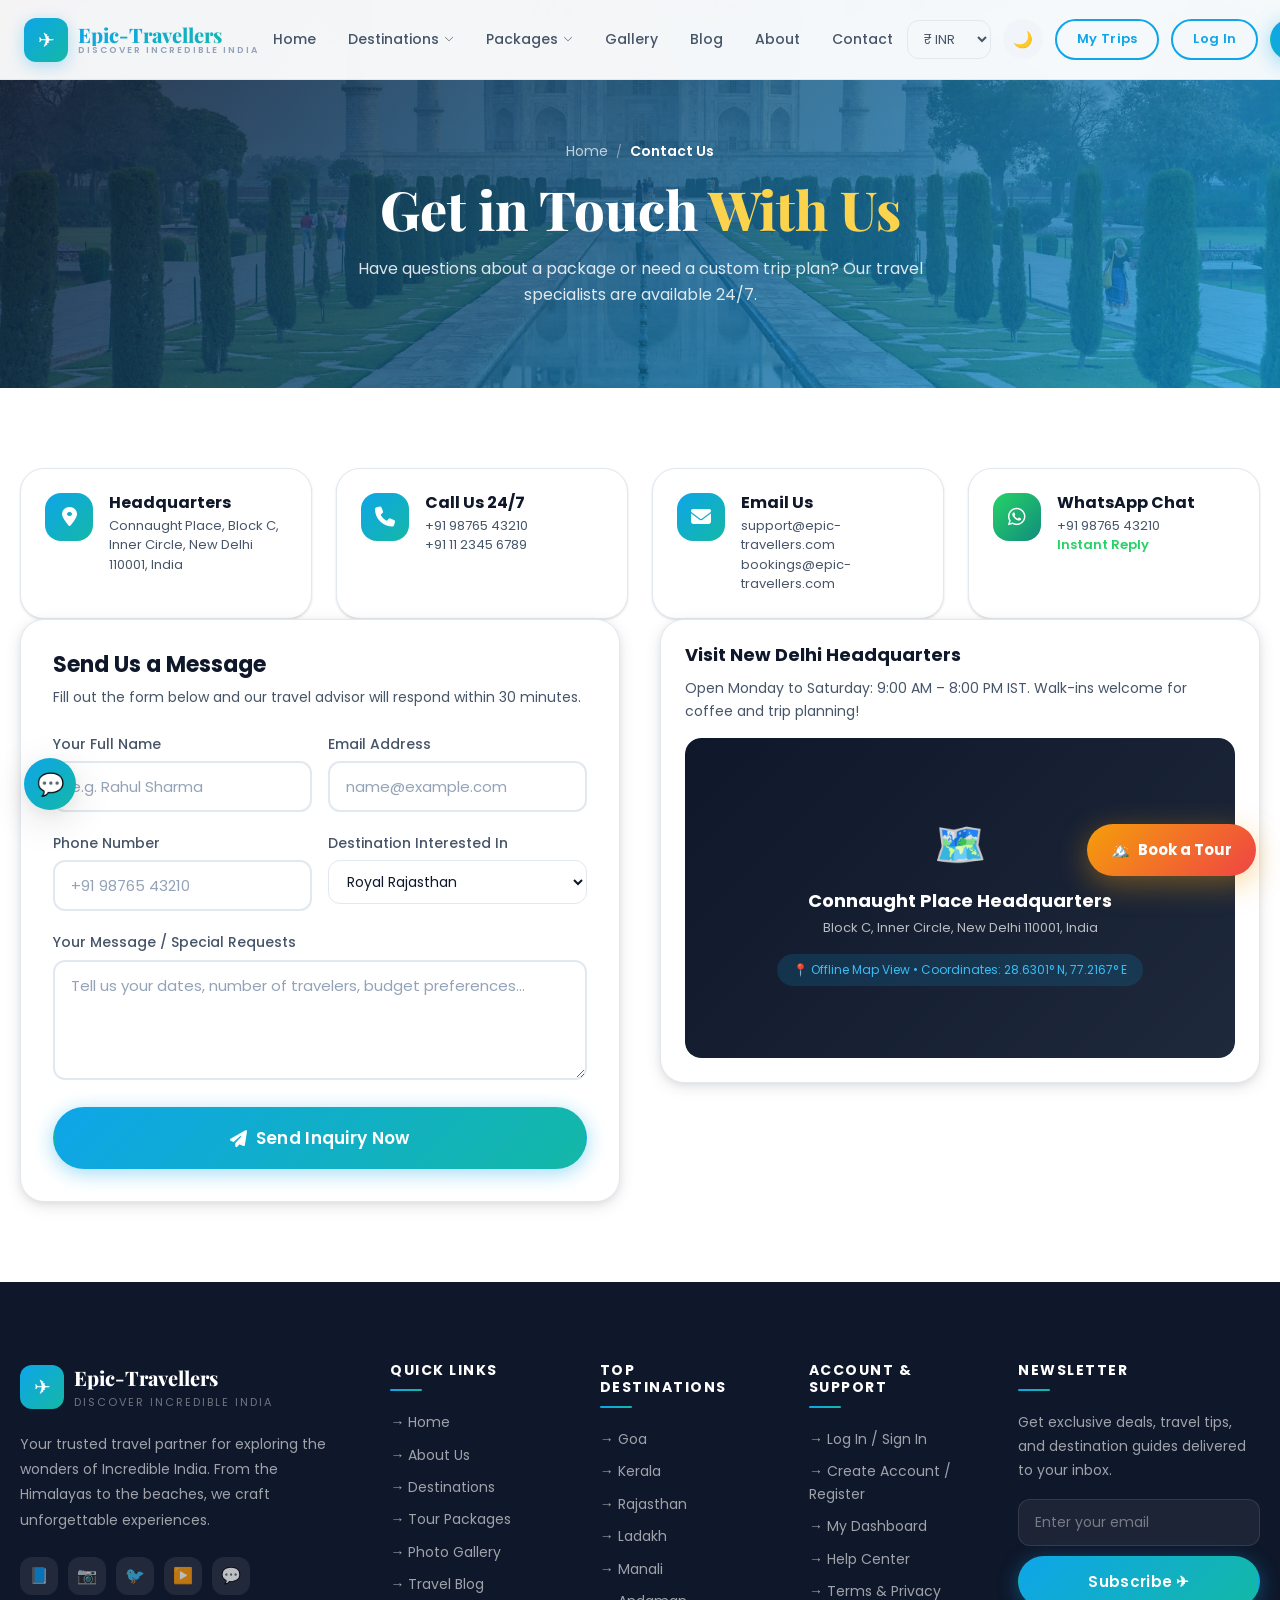
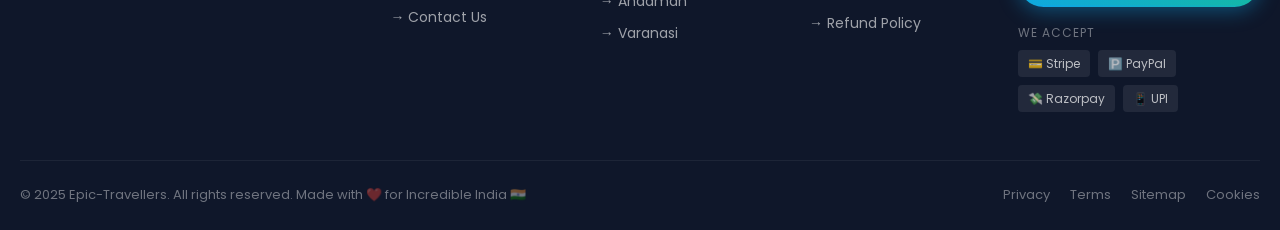
<file: template/Pages/contact.html>
<!DOCTYPE html>
<html lang="en" data-theme="light">
<head>
  <meta charset="UTF-8">
  <meta name="viewport" content="width=device-width, initial-scale=1.0">
  <meta name="description" content="Contact Epic-Travellers – We're here to help you plan your ideal India trip. Get in touch via phone, email, WhatsApp, or visit our headquarters in New Delhi.">
  <meta name="keywords" content="Contact Epic Travellers, India travel agent contact, Delhi travel agency office, travel customer support">
  <title>Contact Us – Epic-Travellers | 24/7 Travel Assistance</title>

  <!-- CSS -->
  <link rel="stylesheet" href="../Content/css/style.css">
  <link rel="stylesheet" href="../Content/css/components.css">
  <link rel="stylesheet" href="../Content/css/animations.css">
  <link rel="stylesheet" href="../Content/css/dark-mode.css">

  <!-- Font Awesome -->
  <link rel="stylesheet" href="../Content/fontawesome/css/all.min.css">

  <style>
    .page-hero {
      background: linear-gradient(135deg, rgba(15,23,42,0.85) 0%, rgba(14,165,233,0.7) 100%),
                  url('../Content/images/img_23.jpg') center/cover;
      padding: 140px 0 80px;
      color: white;
      text-align: center;
    }

    .contact-info-card {
      background: var(--bg-primary);
      border-radius: var(--radius-xl);
      padding: 24px;
      border: 1px solid var(--gray-200);
      box-shadow: var(--shadow-sm);
      display: flex;
      align-items: flex-start;
      gap: 16px;
    }

    .contact-icon {
      width: 48px;
      height: 48px;
      border-radius: var(--radius-lg);
      background: var(--gradient-primary);
      color: white;
      display: flex;
      align-items: center;
      justify-content: center;
      font-size: 20px;
      flex-shrink: 0;
    }
  </style>
</head>
<body data-page="contact">

  <!-- Header Placeholder -->
  <div id="header-placeholder"></div>

  <main>
    <!-- Hero Header -->
    <section class="page-hero">
      <div class="container">
        <div class="breadcrumb flex-center mb-16" style="justify-content:center;">
          <a href="index.html" class="breadcrumb-item" style="color:rgba(255,255,255,0.7);">Home</a>
          <span class="breadcrumb-sep">/</span>
          <span class="breadcrumb-item active" style="color:white;">Contact Us</span>
        </div>
        <h1 class="section-title" style="color:white; font-size:clamp(32px, 5vw, 54px);">
          Get in Touch <span style="color:var(--accent-light);">With Us</span>
        </h1>
        <p style="color:rgba(255,255,255,0.85); max-width:600px; margin:0 auto; font-size:16px;">
          Have questions about a package or need a custom trip plan? Our travel specialists are available 24/7.
        </p>
      </div>
    </section>

    <!-- Main Contact Section -->
    <section class="section">
      <div class="container">

        <!-- Info Cards Row -->
        <div class="grid grid-4 mb-48 stagger-children">

          <div class="contact-info-card anim-fade-up">
            <div class="contact-icon"><i class="fa-solid fa-location-dot"></i></div>
            <div>
              <h4 style="font-size:16px; font-weight:700; margin-bottom:4px;">Headquarters</h4>
              <p style="font-size:13px; color:var(--text-secondary); line-height:1.5;">
                Connaught Place, Block C, Inner Circle, New Delhi 110001, India
              </p>
            </div>
          </div>

          <div class="contact-info-card anim-fade-up">
            <div class="contact-icon"><i class="fa-solid fa-phone"></i></div>
            <div>
              <h4 style="font-size:16px; font-weight:700; margin-bottom:4px;">Call Us 24/7</h4>
              <p style="font-size:13px; color:var(--text-secondary); line-height:1.5;">
                +91 98765 43210<br>+91 11 2345 6789
              </p>
            </div>
          </div>

          <div class="contact-info-card anim-fade-up">
            <div class="contact-icon"><i class="fa-solid fa-envelope"></i></div>
            <div>
              <h4 style="font-size:16px; font-weight:700; margin-bottom:4px;">Email Us</h4>
              <p style="font-size:13px; color:var(--text-secondary); line-height:1.5;">
                support@epic-travellers.com<br>bookings@epic-travellers.com
              </p>
            </div>
          </div>

          <div class="contact-info-card anim-fade-up">
            <div class="contact-icon" style="background:linear-gradient(135deg, #25D366, #128C7E);"><i class="fa-brands fa-whatsapp"></i></div>
            <div>
              <h4 style="font-size:16px; font-weight:700; margin-bottom:4px;">WhatsApp Chat</h4>
              <p style="font-size:13px; color:var(--text-secondary); line-height:1.5;">
                +91 98765 43210<br><span style="color:#25D366; font-weight:600;">Instant Reply</span>
              </p>
            </div>
          </div>

        </div>

        <!-- Form + Map Grid -->
        <div class="grid grid-2" style="gap:40px; align-items:start;">

          <!-- Contact Form -->
          <div class="card p-32 anim-fade-left" style="padding:32px;">
            <h2 style="font-size:22px; font-weight:700; margin-bottom:8px;">Send Us a Message</h2>
            <p style="font-size:14px; color:var(--text-secondary); margin-bottom:24px;">Fill out the form below and our travel advisor will respond within 30 minutes.</p>

            <form id="contact-form" onsubmit="event.preventDefault(); Toast.show('Message sent successfully! We\'ll reply shortly. 📩', 'success'); this.reset();">
              <div class="grid grid-2" style="gap:16px;">
                <div class="form-group">
                  <label class="form-label" for="c-name">Your Full Name</label>
                  <input type="text" id="c-name" class="form-control" placeholder="e.g. Rahul Sharma" required>
                </div>
                <div class="form-group">
                  <label class="form-label" for="c-email">Email Address</label>
                  <input type="email" id="c-email" class="form-control" placeholder="name@example.com" required>
                </div>
              </div>

              <div class="grid grid-2" style="gap:16px;">
                <div class="form-group">
                  <label class="form-label" for="c-phone">Phone Number</label>
                  <input type="tel" id="c-phone" class="form-control" placeholder="+91 98765 43210" required>
                </div>
                <div class="form-group">
                  <label class="form-label" for="c-dest">Destination Interested In</label>
                  <select id="c-dest" class="form-control filter-select">
                    <option value="rajasthan">Royal Rajasthan</option>
                    <option value="kerala">Kerala Backwaters</option>
                    <option value="goa">Goa Beaches</option>
                    <option value="ladakh">Ladakh Adventure</option>
                    <option value="andaman">Andaman Islands</option>
                    <option value="other">Custom / Other</option>
                  </select>
                </div>
              </div>

              <div class="form-group">
                <label class="form-label" for="c-msg">Your Message / Special Requests</label>
                <textarea id="c-msg" class="form-control" rows="4" placeholder="Tell us your dates, number of travelers, budget preferences..." required></textarea>
              </div>

              <button type="submit" class="btn btn-primary btn-lg" style="width:100%;">
                <i class="fa-solid fa-paper-plane"></i> Send Inquiry Now
              </button>
            </form>
          </div>

          <!-- Office Map & Location -->
          <div class="anim-fade-right">
            <div class="card p-24" style="padding:24px; margin-bottom:24px;">
              <h3 style="font-size:18px; font-weight:700; margin-bottom:12px;">Visit New Delhi Headquarters</h3>
              <p style="font-size:14px; color:var(--text-secondary); margin-bottom:16px;">
                Open Monday to Saturday: 9:00 AM – 8:00 PM IST. Walk-ins welcome for coffee and trip planning!
              </p>
              <div style="height:320px; border-radius:var(--radius-lg); overflow:hidden; position:relative; background:#cbd5e1;">
                <div style="width:100%; height:100%; min-height:320px; background:linear-gradient(135deg, #0F172A 0%, #1E293B 100%); border-radius:var(--radius-lg); display:flex; flex-direction:column; align-items:center; justify-content:center; color:white; text-align:center; padding:24px;">
  <div style="font-size:42px; margin-bottom:12px;">🗺️</div>
  <h4 style="font-size:18px; font-weight:700; margin-bottom:6px; color:white;">Connaught Place Headquarters</h4>
  <p style="font-size:13px; color:rgba(255,255,255,0.7); max-width:320px;">Block C, Inner Circle, New Delhi 110001, India</p>
  <div style="margin-top:16px; font-size:12px; color:var(--primary-light); background:rgba(14,165,233,0.15); padding:6px 16px; border-radius:var(--radius-full);">📍 Offline Map View • Coordinates: 28.6301° N, 77.2167° E</div>
</div>
              </div>
            </div>
          </div>

        </div>

      </div>
    </section>
  </main>

  <!-- Footer Placeholder -->
  <div id="footer-placeholder"></div>

  <!-- JS -->
  <script src="../Scripts/js/components.js"></script>
  <script src="../Scripts/js/main.js"></script>
</body>
</html>
</file>
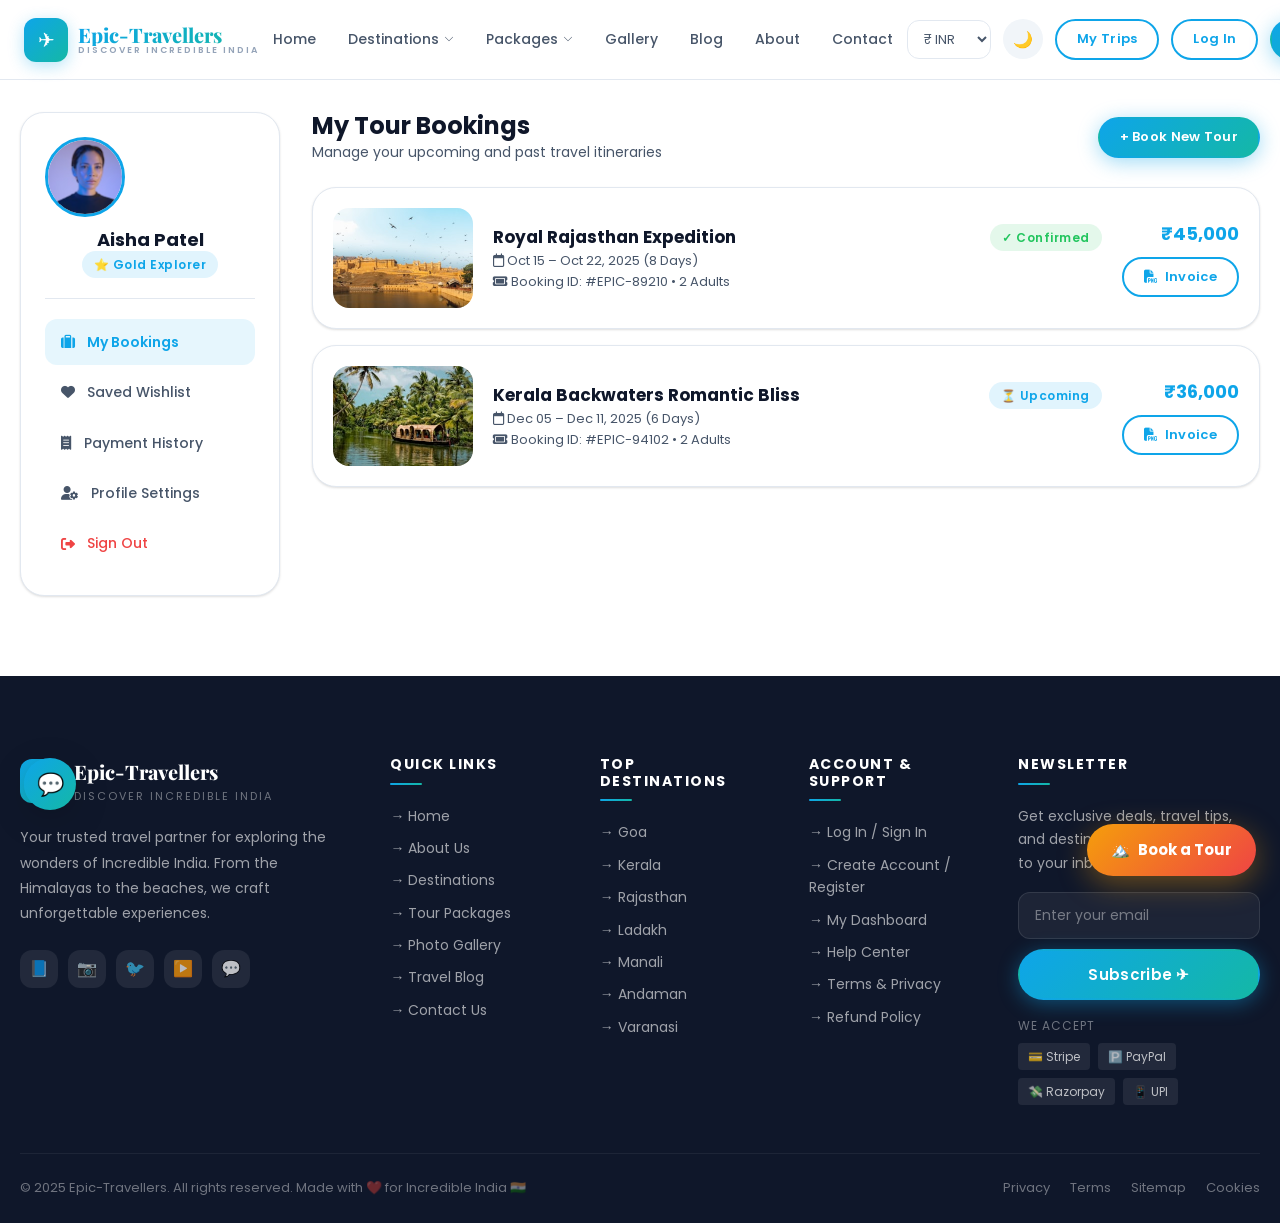
<file: template/Pages/dashboard.html>
<!DOCTYPE html>
<html lang="en" data-theme="light">
<head>
  <meta charset="UTF-8">
  <meta name="viewport" content="width=device-width, initial-scale=1.0">
  <meta name="description" content="User Dashboard – Manage your Epic-Travellers bookings, saved wishlists, payment invoices, and user profile.">
  <title>User Dashboard – Epic-Travellers | My Trips & Bookings</title>

  <!-- CSS -->
  <link rel="stylesheet" href="../Content/css/style.css">
  <link rel="stylesheet" href="../Content/css/components.css">
  <link rel="stylesheet" href="../Content/css/animations.css">
  <link rel="stylesheet" href="../Content/css/dark-mode.css">

  <!-- Font Awesome -->
  <link rel="stylesheet" href="../Content/fontawesome/css/all.min.css">

  <style>
    .dashboard-layout {
      display: grid;
      grid-template-columns: 260px 1fr;
      gap: 32px;
      padding-top: calc(var(--header-height) + 32px);
      padding-bottom: 80px;
    }

    .dashboard-sidebar {
      background: var(--bg-primary);
      border-radius: var(--radius-xl);
      padding: 24px;
      border: 1px solid var(--gray-200);
      box-shadow: var(--shadow-sm);
      height: max-content;
    }

    .dash-menu-item {
      display: flex;
      align-items: center;
      gap: 12px;
      padding: 12px 16px;
      border-radius: var(--radius-md);
      font-size: 14px;
      font-weight: 500;
      color: var(--text-secondary);
      cursor: pointer;
      transition: var(--transition-fast);
      text-decoration: none;
      margin-bottom: 4px;
    }

    .dash-menu-item:hover, .dash-menu-item.active {
      background: rgba(14,165,233,0.1);
      color: var(--primary);
      font-weight: 600;
    }

    .booking-history-card {
      background: var(--bg-primary);
      border-radius: var(--radius-xl);
      padding: 20px;
      border: 1px solid var(--gray-200);
      box-shadow: var(--shadow-sm);
      display: flex;
      align-items: center;
      gap: 20px;
      margin-bottom: 16px;
    }

    @media (max-width: 992px) {
      .dashboard-layout { grid-template-columns: 1fr; }
      .booking-history-card { flex-direction: column; align-items: flex-start; }
    }
  </style>
</head>
<body data-page="dashboard">

  <!-- Header Placeholder -->
  <div id="header-placeholder"></div>

  <main class="container">
    <div class="dashboard-layout">

      <!-- Sidebar -->
      <aside class="dashboard-sidebar anim-fade-left">
        <div style="text-align:center; padding-bottom:20px; border-bottom:1px solid var(--gray-200); margin-bottom:20px;">
          <img src="../Content/images/img_27.jpg" style="width:80px; height:80px; border-radius:50%; object-fit:cover; margin-bottom:12px; border:3px solid var(--primary);" alt="User Profile Avatar">
          <h3 style="font-size:18px; font-weight:700;">Aisha Patel</h3>
          <span class="badge badge-primary">⭐ Gold Explorer</span>
        </div>

        <nav style="display:flex; flex-direction:column;">
          <a class="dash-menu-item active" onclick="showTab('tab-bookings', this)"><i class="fa-solid fa-suitcase"></i> My Bookings</a>
          <a class="dash-menu-item" onclick="showTab('tab-wishlist', this)"><i class="fa-solid fa-heart"></i> Saved Wishlist</a>
          <a class="dash-menu-item" onclick="showTab('tab-payments', this)"><i class="fa-solid fa-receipt"></i> Payment History</a>
          <a class="dash-menu-item" onclick="showTab('tab-profile', this)"><i class="fa-solid fa-user-gear"></i> Profile Settings</a>
          <a class="dash-menu-item" href="auth.html" style="color:#EF4444;"><i class="fa-solid fa-right-from-bracket"></i> Sign Out</a>
        </nav>
      </aside>

      <!-- Main Dashboard Panels -->
      <section class="anim-fade-right">

        <!-- Tab 1: Bookings -->
        <div id="tab-bookings" class="dash-tab-content">
          <div class="flex-between mb-24">
            <div>
              <h2 style="font-size:24px; font-weight:700;">My Tour Bookings</h2>
              <p style="font-size:14px; color:var(--text-secondary);">Manage your upcoming and past travel itineraries</p>
            </div>
            <a href="packages.html" class="btn btn-primary btn-sm">+ Book New Tour</a>
          </div>

          <!-- Active Booking 1 -->
          <div class="booking-history-card">
            <img src="../Content/images/img_46.jpg" style="width:140px; height:100px; border-radius:var(--radius-lg); object-fit:cover;" alt="Royal Rajasthan">
            <div style="flex:1;">
              <div class="flex-between mb-4">
                <h3 style="font-size:17px; font-weight:700;">Royal Rajasthan Expedition</h3>
                <span class="badge badge-success">✓ Confirmed</span>
              </div>
              <p style="font-size:13px; color:var(--text-secondary);"><i class="fa-regular fa-calendar"></i> Oct 15 – Oct 22, 2025 (8 Days)</p>
              <p style="font-size:13px; color:var(--text-secondary);"><i class="fa-solid fa-ticket"></i> Booking ID: #EPIC-89210 • 2 Adults</p>
            </div>
            <div style="text-align:right;">
              <strong style="font-size:18px; color:var(--primary);" data-price-inr="45000">₹45,000</strong>
              <div style="margin-top:8px;">
                <button class="btn btn-secondary btn-sm" onclick="window.print()"><i class="fa-solid fa-file-pdf"></i> Invoice</button>
              </div>
            </div>
          </div>

          <!-- Active Booking 2 -->
          <div class="booking-history-card">
            <img src="../Content/images/img_52.jpg" style="width:140px; height:100px; border-radius:var(--radius-lg); object-fit:cover;" alt="Kerala Backwaters">
            <div style="flex:1;">
              <div class="flex-between mb-4">
                <h3 style="font-size:17px; font-weight:700;">Kerala Backwaters Romantic Bliss</h3>
                <span class="badge badge-primary">⏳ Upcoming</span>
              </div>
              <p style="font-size:13px; color:var(--text-secondary);"><i class="fa-regular fa-calendar"></i> Dec 05 – Dec 11, 2025 (6 Days)</p>
              <p style="font-size:13px; color:var(--text-secondary);"><i class="fa-solid fa-ticket"></i> Booking ID: #EPIC-94102 • 2 Adults</p>
            </div>
            <div style="text-align:right;">
              <strong style="font-size:18px; color:var(--primary);" data-price-inr="36000">₹36,000</strong>
              <div style="margin-top:8px;">
                <button class="btn btn-secondary btn-sm" onclick="window.print()"><i class="fa-solid fa-file-pdf"></i> Invoice</button>
              </div>
            </div>
          </div>
        </div>

        <!-- Tab 2: Wishlist -->
        <div id="tab-wishlist" class="dash-tab-content" style="display:none;">
          <h2 style="font-size:24px; font-weight:700; margin-bottom:16px;">Saved Wishlist</h2>
          <div class="grid grid-2" style="gap:20px;">
            <div class="card p-16 flex" style="gap:16px; padding:16px;">
              <img src="../Content/images/img_11.jpg" style="width:100px; height:80px; border-radius:var(--radius-md); object-fit:cover;" alt="Ladakh">
              <div style="flex:1;">
                <h4 style="font-size:15px; font-weight:700;">Ladakh High Altitude Expedition</h4>
                <p style="font-size:12px; color:var(--primary); font-weight:700;">₹32,000 / person</p>
                <a href="package-details.html?id=ladakh-adventure" class="btn btn-primary btn-sm mt-8">Book Now</a>
              </div>
            </div>
          </div>
        </div>

        <!-- Tab 3: Payments -->
        <div id="tab-payments" class="dash-tab-content" style="display:none;">
          <h2 style="font-size:24px; font-weight:700; margin-bottom:16px;">Payment Invoices</h2>
          <div class="card p-24" style="padding:20px;">
            <table style="width:100%; border-collapse:collapse; font-size:14px;">
              <thead>
                <tr style="text-align:left; border-bottom:2px solid var(--gray-200);">
                  <th style="padding:10px;">Date</th>
                  <th style="padding:10px;">Transaction ID</th>
                  <th style="padding:10px;">Package</th>
                  <th style="padding:10px;">Amount</th>
                  <th style="padding:10px;">Action</th>
                </tr>
              </thead>
              <tbody>
                <tr style="border-bottom:1px solid var(--gray-200);">
                  <td style="padding:10px;">12 Aug 2025</td>
                  <td style="padding:10px;">TXN_9871239</td>
                  <td style="padding:10px;">Royal Rajasthan Expedition</td>
                  <td style="padding:10px; font-weight:700;">₹45,000</td>
                  <td style="padding:10px;"><button class="btn btn-secondary btn-sm" onclick="window.print()">Download</button></td>
                </tr>
              </tbody>
            </table>
          </div>
        </div>

        <!-- Tab 4: Profile -->
        <div id="tab-profile" class="dash-tab-content" style="display:none;">
          <h2 style="font-size:24px; font-weight:700; margin-bottom:16px;">Edit Profile</h2>
          <form class="card p-24" style="padding:28px;" onsubmit="event.preventDefault(); Toast.show('Profile updated successfully! 👤', 'success');">
            <div class="grid grid-2" style="gap:16px;">
              <div class="form-group">
                <label class="form-label">Full Name</label>
                <input type="text" class="form-control" value="Aisha Patel">
              </div>
              <div class="form-group">
                <label class="form-label">Email Address</label>
                <input type="email" class="form-control" value="aisha.patel@example.com">
              </div>
              <div class="form-group">
                <label class="form-label">Phone Number</label>
                <input type="tel" class="form-control" value="+91 98765 12345">
              </div>
              <div class="form-group">
                <label class="form-label">Preferred Currency</label>
                <select class="form-control filter-select">
                  <option value="INR">₹ INR (Indian Rupee)</option>
                  <option value="USD">$ USD (US Dollar)</option>
                </select>
              </div>
            </div>
            <button type="submit" class="btn btn-primary mt-16">Save Changes</button>
          </form>
        </div>

      </section>

    </div>
  </main>

  <!-- Footer Placeholder -->
  <div id="footer-placeholder"></div>

  <!-- JS -->
  <script src="../Scripts/js/components.js"></script>
  <script src="../Scripts/js/main.js"></script>
  <script>
    function showTab(tabId, element) {
      document.querySelectorAll('.dash-tab-content').forEach(tab => tab.style.display = 'none');
      document.querySelectorAll('.dash-menu-item').forEach(btn => btn.classList.remove('active'));

      document.getElementById(tabId).style.display = 'block';
      element.classList.add('active');
    }
  </script>
</body>
</html>
</file>
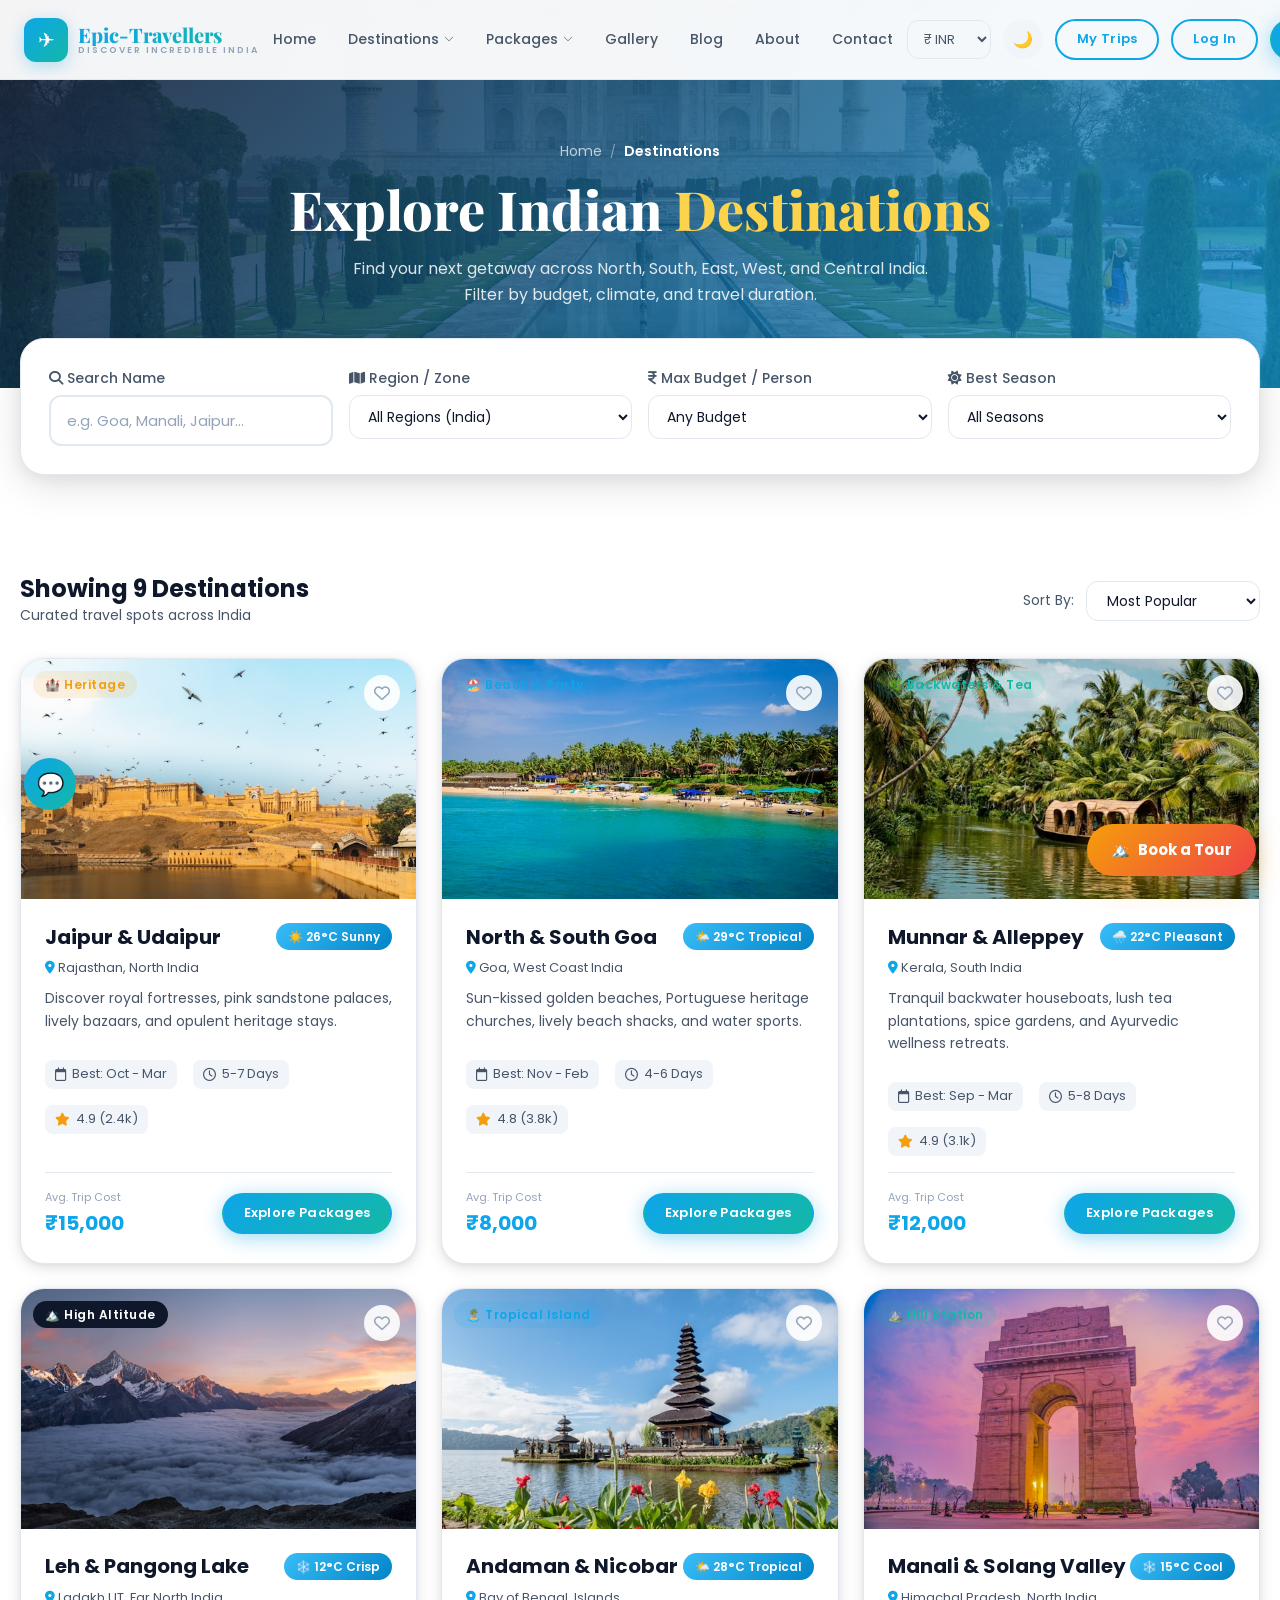
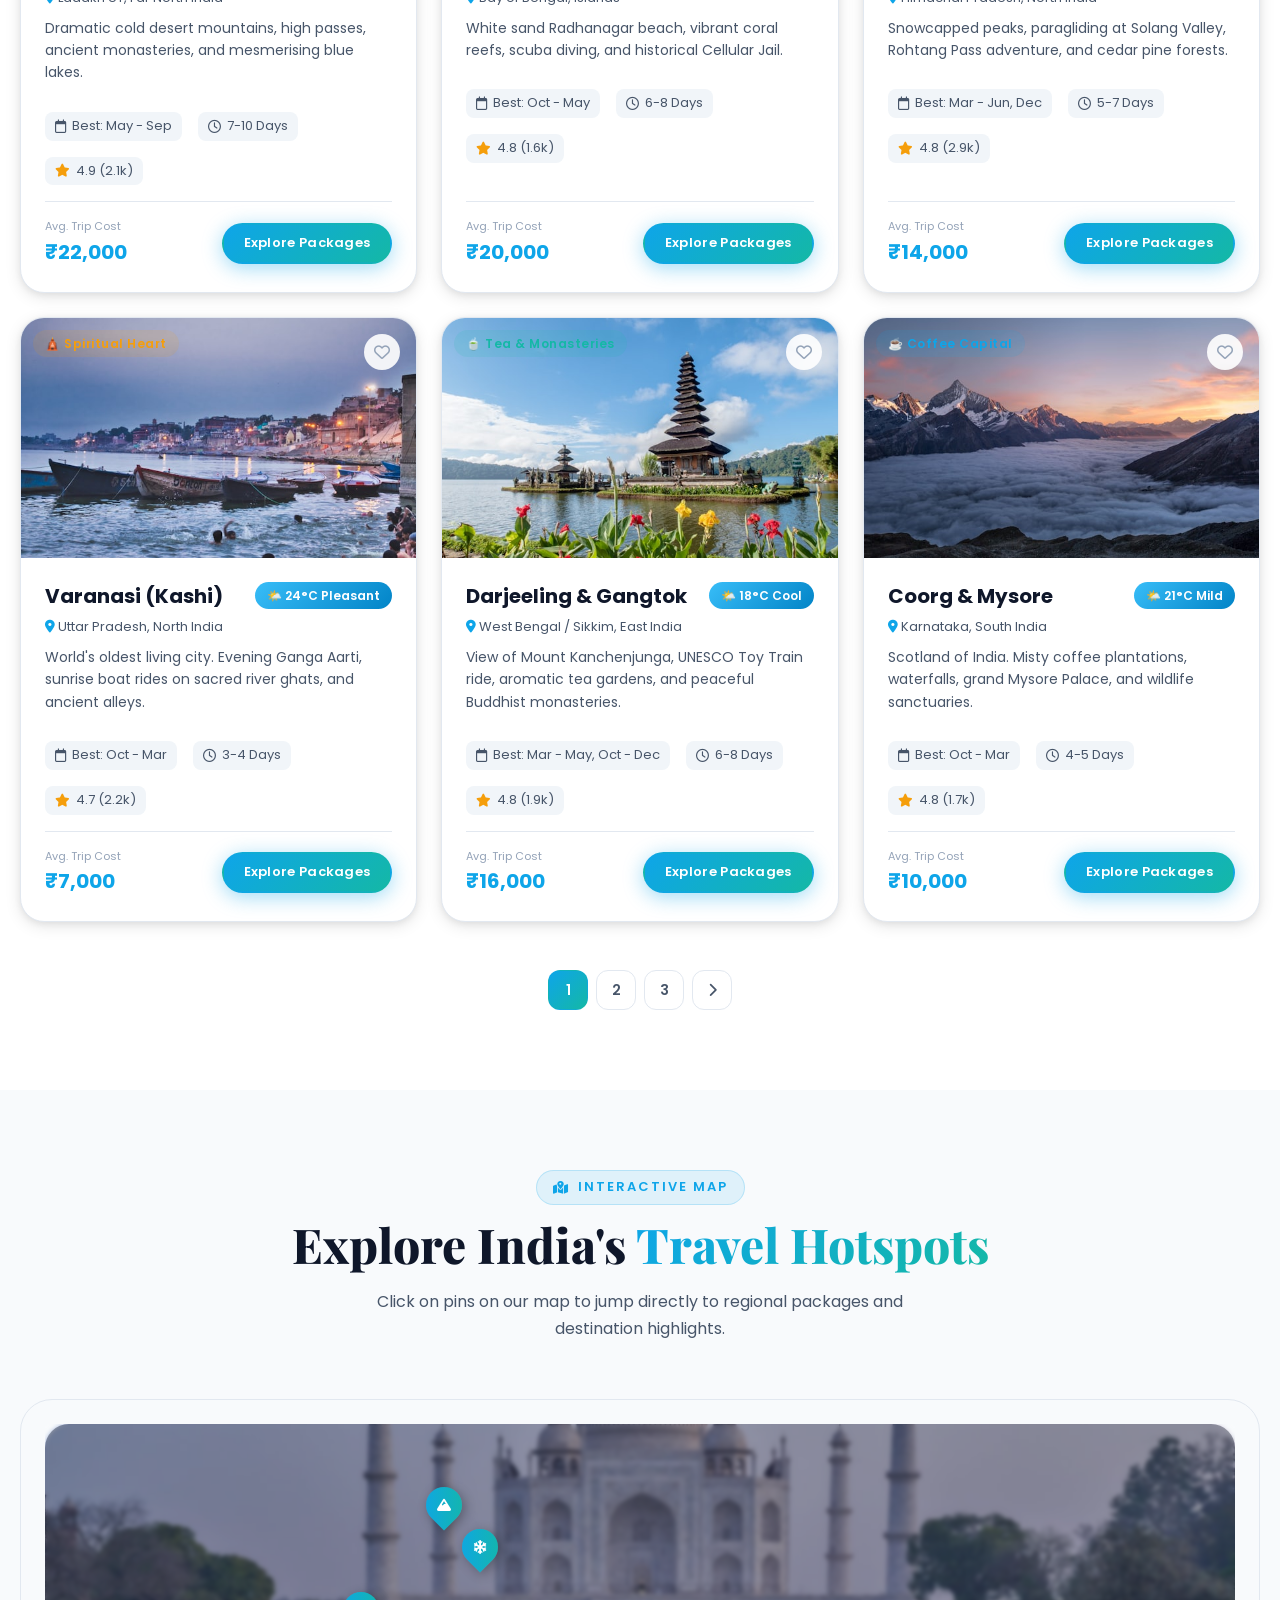
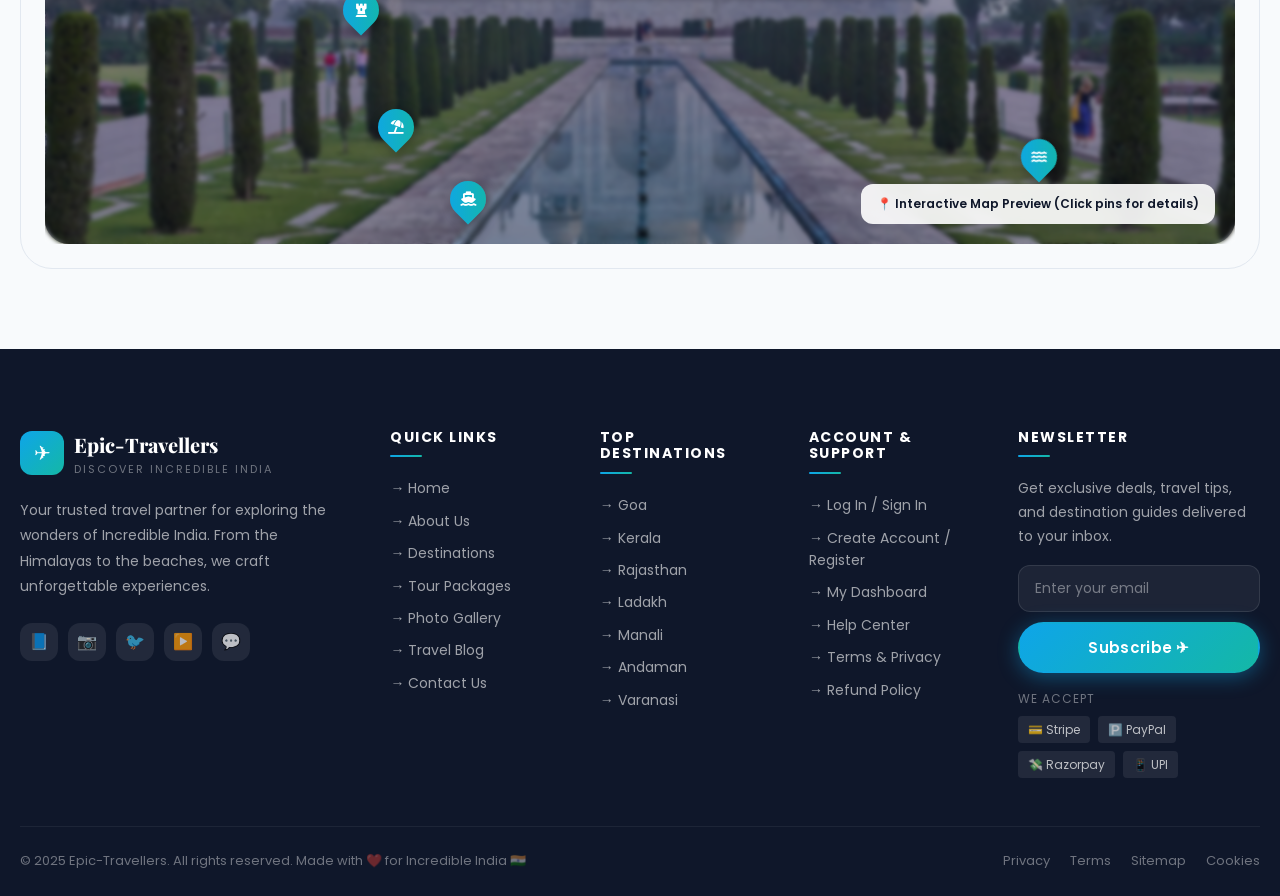
<file: template/Pages/destinations.html>
<!DOCTYPE html>
<html lang="en" data-theme="light">
<head>
  <meta charset="UTF-8">
  <meta name="viewport" content="width=device-width, initial-scale=1.0">
  <meta name="description" content="Explore top travel destinations across India with Epic-Travellers. Filter by region, budget, duration, and climate for Goa, Kerala, Rajasthan, Ladakh, Manali, and more.">
  <meta name="keywords" content="Indian destinations, travel India, Goa, Kerala backwaters, Rajasthan palaces, Ladakh passes, Manali hill station, Ooty, Darjeeling">
  <meta name="author" content="Epic-Travellers">
  <meta property="og:title" content="Destinations – Epic-Travellers India">
  <meta property="og:description" content="Discover 500+ Indian travel destinations. Plan your dream trip with real-time weather and budget filters.">
  <title>Destinations – Epic-Travellers | Explore Incredible India</title>

  <!-- CSS -->
  <link rel="stylesheet" href="../Content/css/style.css">
  <link rel="stylesheet" href="../Content/css/components.css">
  <link rel="stylesheet" href="../Content/css/animations.css">
  <link rel="stylesheet" href="../Content/css/dark-mode.css">

  <!-- Font Awesome -->
  <link rel="stylesheet" href="../Content/fontawesome/css/all.min.css">

  <style>
    .page-hero {
      background: linear-gradient(135deg, rgba(15,23,42,0.85) 0%, rgba(14,165,233,0.7) 100%),
                  url('../Content/images/img_23.jpg') center/cover;
      padding: 140px 0 80px;
      color: white;
      text-align: center;
    }

    .dest-filter-card {
      background: var(--bg-primary);
      border-radius: var(--radius-xl);
      padding: 28px;
      box-shadow: var(--shadow-lg);
      border: 1px solid var(--gray-200);
      margin-top: -50px;
      position: relative;
      z-index: 10;
    }

    .destination-full-card {
      background: var(--bg-primary);
      border-radius: var(--radius-xl);
      overflow: hidden;
      box-shadow: var(--shadow-md);
      border: 1px solid var(--gray-200);
      transition: var(--transition-normal);
      display: flex;
      flex-direction: column;
    }

    .destination-full-card:hover {
      transform: translateY(-8px);
      box-shadow: var(--shadow-xl);
    }

    .dest-card-img {
      position: relative;
      height: 240px;
      overflow: hidden;
    }

    .dest-card-img img {
      width: 100%;
      height: 100%;
      object-fit: cover;
      transition: transform 0.6s ease;
    }

    .destination-full-card:hover .dest-card-img img {
      transform: scale(1.08);
    }

    .dest-card-body {
      padding: 24px;
      flex: 1;
      display: flex;
      flex-direction: column;
    }

    .dest-info-row {
      display: flex;
      align-items: center;
      gap: 16px;
      font-size: 13px;
      color: var(--text-secondary);
      margin: 12px 0 16px;
      flex-wrap: wrap;
    }

    .dest-info-item {
      display: flex;
      align-items: center;
      gap: 6px;
      background: var(--gray-100);
      padding: 4px 10px;
      border-radius: var(--radius-sm);
    }

    .weather-badge {
      display: inline-flex;
      align-items: center;
      gap: 6px;
      background: linear-gradient(135deg, #38bdf8 0%, #0284c7 100%);
      color: white;
      padding: 4px 12px;
      border-radius: var(--radius-full);
      font-size: 12px;
      font-weight: 600;
    }

    /* Map Section */
    .map-container {
      background: var(--bg-secondary);
      border-radius: var(--radius-2xl);
      padding: 24px;
      border: 1px solid var(--gray-200);
      overflow: hidden;
    }

    .simulated-map {
      width: 100%;
      height: 420px;
      background: #e2e8f0;
      border-radius: var(--radius-xl);
      position: relative;
      overflow: hidden;
      background: url('../Content/images/img_22.jpg') center/cover;
    }

    .simulated-map-overlay {
      position: absolute;
      inset: 0;
      background: rgba(15, 23, 42, 0.4);
      backdrop-filter: blur(2px);
    }

    .map-pin {
      position: absolute;
      width: 36px;
      height: 36px;
      background: var(--gradient-primary);
      color: white;
      border-radius: 50% 50% 50% 0;
      transform: rotate(-45deg);
      display: flex;
      align-items: center;
      justify-content: center;
      cursor: pointer;
      box-shadow: 0 4px 12px rgba(0,0,0,0.3);
      transition: var(--transition-bounce);
      animation: float 3s ease-in-out infinite;
    }

    .map-pin i {
      transform: rotate(45deg);
      font-size: 14px;
    }

    .map-pin:hover {
      transform: rotate(-45deg) scale(1.25);
      z-index: 20;
    }

    .map-pin-tooltip {
      position: absolute;
      bottom: 45px;
      left: 50%;
      transform: translateX(-50%) rotate(45deg);
      background: white;
      color: var(--text-primary);
      padding: 6px 12px;
      border-radius: var(--radius-md);
      font-size: 12px;
      font-weight: 700;
      white-space: nowrap;
      box-shadow: var(--shadow-md);
      opacity: 0;
      pointer-events: none;
      transition: opacity 0.2s;
    }

    .map-pin:hover .map-pin-tooltip {
      opacity: 1;
    }
  </style>
</head>
<body data-page="destinations">

  <!-- Header Placeholder -->
  <div id="header-placeholder"></div>

  <main>
    <!-- Hero Header -->
    <section class="page-hero">
      <div class="container">
        <div class="breadcrumb flex-center mb-16" style="justify-content:center;">
          <a href="index.html" class="breadcrumb-item" style="color:rgba(255,255,255,0.7);">Home</a>
          <span class="breadcrumb-sep">/</span>
          <span class="breadcrumb-item active" style="color:white;">Destinations</span>
        </div>
        <h1 class="section-title" style="color:white; font-size:clamp(32px, 5vw, 54px);">
          Explore Indian <span style="color:var(--accent-light);">Destinations</span>
        </h1>
        <p style="color:rgba(255,255,255,0.85); max-width:600px; margin:0 auto; font-size:16px;">
          Find your next getaway across North, South, East, West, and Central India. Filter by budget, climate, and travel duration.
        </p>
      </div>
    </section>

    <!-- Filters Section -->
    <section class="section" style="padding-top:0;">
      <div class="container">
        <div class="dest-filter-card anim-fade-up">
          <form id="dest-filter-form" onsubmit="event.preventDefault(); applyDestFilters();">
            <div class="grid grid-4" style="gap:16px;">
              <div>
                <label class="form-label" for="filter-search"><i class="fa-solid fa-magnifying-glass"></i> Search Name</label>
                <input type="text" id="filter-search" class="form-control" placeholder="e.g. Goa, Manali, Jaipur..." oninput="applyDestFilters()">
              </div>
              <div>
                <label class="form-label" for="filter-region"><i class="fa-solid fa-map"></i> Region / Zone</label>
                <select id="filter-region" class="form-control filter-select" onchange="applyDestFilters()">
                  <option value="all">All Regions (India)</option>
                  <option value="north">North India (Himalayas, Delhi, Rajasthan)</option>
                  <option value="south">South India (Kerala, Tamil Nadu, Coorg)</option>
                  <option value="west">West India (Goa, Mumbai, Gujarat)</option>
                  <option value="east">East & North-East (Sikkim, Darjeeling, Meghalaya)</option>
                  <option value="islands">Islands (Andaman, Lakshadweep)</option>
                </select>
              </div>
              <div>
                <label class="form-label" for="filter-budget"><i class="fa-solid fa-indian-rupee-sign"></i> Max Budget / Person</label>
                <select id="filter-budget" class="form-control filter-select" onchange="applyDestFilters()">
                  <option value="all">Any Budget</option>
                  <option value="10000">Under ₹10,000</option>
                  <option value="20000">Under ₹20,000</option>
                  <option value="35000">Under ₹35,000</option>
                  <option value="50000">Above ₹35,000</option>
                </select>
              </div>
              <div>
                <label class="form-label" for="filter-season"><i class="fa-solid fa-sun"></i> Best Season</label>
                <select id="filter-season" class="form-control filter-select" onchange="applyDestFilters()">
                  <option value="all">All Seasons</option>
                  <option value="winter">Winter (Oct - Mar)</option>
                  <option value="summer">Summer (Apr - Jun)</option>
                  <option value="monsoon">Monsoon (Jul - Sep)</option>
                </select>
              </div>
            </div>
          </form>
        </div>
      </div>
    </section>

    <!-- Destinations Grid -->
    <section class="section" style="padding-top:20px;">
      <div class="container">
        <div class="flex-between mb-32 flex-wrap gap-16">
          <div>
            <h2 style="font-size:24px; font-weight:700;" id="results-count">Showing 9 Destinations</h2>
            <p style="font-size:14px; color:var(--text-secondary);">Curated travel spots across India</p>
          </div>
          <div style="display:flex; gap:12px; align-items:center;">
            <span style="font-size:14px; color:var(--text-secondary);">Sort By:</span>
            <select class="form-control filter-select" style="width:auto; padding:8px 16px;" onchange="sortDestinations(this.value)">
              <option value="popular">Most Popular</option>
              <option value="rating">Highest Rated</option>
              <option value="price-low">Price: Low to High</option>
              <option value="price-high">Price: High to Low</option>
            </select>
          </div>
        </div>

        <div class="grid grid-3 stagger-children" id="destinations-grid-container">

          <!-- Destination 1: Jaipur -->
          <div class="destination-full-card anim-fade-up" data-name="jaipur rajasthan" data-region="north" data-price="15000" data-season="winter" data-rating="4.9">
            <div class="dest-card-img">
              <img src="../Content/images/img_48.jpg" alt="Jaipur Pink City" loading="lazy">
              <div style="position:absolute; top:12px; left:12px;">
                <span class="badge badge-accent">🏰 Heritage</span>
              </div>
              <button class="destination-card-wishlist wishlist-btn" data-id="dest-jaipur" aria-label="Wishlist Jaipur">
                <i class="fa-regular fa-heart"></i>
              </button>
            </div>
            <div class="dest-card-body">
              <div class="flex-between mb-8">
                <h3 style="font-size:20px; font-weight:700;">Jaipur & Udaipur</h3>
                <span class="weather-badge">☀️ 26°C Sunny</span>
              </div>
              <p style="font-size:13px; color:var(--text-secondary); margin-bottom:8px;">
                <i class="fa-solid fa-location-dot" style="color:var(--primary);"></i> Rajasthan, North India
              </p>
              <p style="font-size:14px; color:var(--text-secondary); line-height:1.6; margin-bottom:16px;">
                Discover royal fortresses, pink sandstone palaces, lively bazaars, and opulent heritage stays.
              </p>

              <div class="dest-info-row">
                <div class="dest-info-item"><i class="fa-regular fa-calendar"></i> Best: Oct - Mar</div>
                <div class="dest-info-item"><i class="fa-regular fa-clock"></i> 5-7 Days</div>
                <div class="dest-info-item"><i class="fa-solid fa-star" style="color:var(--accent);"></i> 4.9 (2.4k)</div>
              </div>

              <div style="margin-top:auto; padding-top:16px; border-top:1px solid var(--gray-200);" class="flex-between">
                <div>
                  <small style="font-size:11px; color:var(--text-muted); display:block;">Avg. Trip Cost</small>
                  <strong style="font-size:20px; color:var(--primary);" data-price-inr="15000">₹15,000</strong>
                </div>
                <a href="package-details.html?id=royal-rajasthan" class="btn btn-primary btn-sm">Explore Packages</a>
              </div>
            </div>
          </div>

          <!-- Destination 2: Goa -->
          <div class="destination-full-card anim-fade-up" data-name="goa beaches" data-region="west" data-price="8000" data-season="winter" data-rating="4.8">
            <div class="dest-card-img">
              <img src="../Content/images/img_21.jpg" alt="Goa Beaches" loading="lazy">
              <div style="position:absolute; top:12px; left:12px;">
                <span class="badge badge-primary">🏖️ Beach & Party</span>
              </div>
              <button class="destination-card-wishlist wishlist-btn" data-id="dest-goa" aria-label="Wishlist Goa">
                <i class="fa-regular fa-heart"></i>
              </button>
            </div>
            <div class="dest-card-body">
              <div class="flex-between mb-8">
                <h3 style="font-size:20px; font-weight:700;">North & South Goa</h3>
                <span class="weather-badge">🌤️ 29°C Tropical</span>
              </div>
              <p style="font-size:13px; color:var(--text-secondary); margin-bottom:8px;">
                <i class="fa-solid fa-location-dot" style="color:var(--primary);"></i> Goa, West Coast India
              </p>
              <p style="font-size:14px; color:var(--text-secondary); line-height:1.6; margin-bottom:16px;">
                Sun-kissed golden beaches, Portuguese heritage churches, lively beach shacks, and water sports.
              </p>

              <div class="dest-info-row">
                <div class="dest-info-item"><i class="fa-regular fa-calendar"></i> Best: Nov - Feb</div>
                <div class="dest-info-item"><i class="fa-regular fa-clock"></i> 4-6 Days</div>
                <div class="dest-info-item"><i class="fa-solid fa-star" style="color:var(--accent);"></i> 4.8 (3.8k)</div>
              </div>

              <div style="margin-top:auto; padding-top:16px; border-top:1px solid var(--gray-200);" class="flex-between">
                <div>
                  <small style="font-size:11px; color:var(--text-muted); display:block;">Avg. Trip Cost</small>
                  <strong style="font-size:20px; color:var(--primary);" data-price-inr="8000">₹8,000</strong>
                </div>
                <a href="package-details.html?id=goa-beach" class="btn btn-primary btn-sm">Explore Packages</a>
              </div>
            </div>
          </div>

          <!-- Destination 3: Munnar & Alleppey (Kerala) -->
          <div class="destination-full-card anim-fade-up" data-name="kerala munnar alleppey" data-region="south" data-price="12000" data-season="winter" data-rating="4.9">
            <div class="dest-card-img">
              <img src="../Content/images/img_55.jpg" alt="Kerala Munnar" loading="lazy">
              <div style="position:absolute; top:12px; left:12px;">
                <span class="badge badge-secondary">🌿 Backwaters & Tea</span>
              </div>
              <button class="destination-card-wishlist wishlist-btn" data-id="dest-kerala" aria-label="Wishlist Kerala">
                <i class="fa-regular fa-heart"></i>
              </button>
            </div>
            <div class="dest-card-body">
              <div class="flex-between mb-8">
                <h3 style="font-size:20px; font-weight:700;">Munnar & Alleppey</h3>
                <span class="weather-badge">🌧️ 22°C Pleasant</span>
              </div>
              <p style="font-size:13px; color:var(--text-secondary); margin-bottom:8px;">
                <i class="fa-solid fa-location-dot" style="color:var(--primary);"></i> Kerala, South India
              </p>
              <p style="font-size:14px; color:var(--text-secondary); line-height:1.6; margin-bottom:16px;">
                Tranquil backwater houseboats, lush tea plantations, spice gardens, and Ayurvedic wellness retreats.
              </p>

              <div class="dest-info-row">
                <div class="dest-info-item"><i class="fa-regular fa-calendar"></i> Best: Sep - Mar</div>
                <div class="dest-info-item"><i class="fa-regular fa-clock"></i> 5-8 Days</div>
                <div class="dest-info-item"><i class="fa-solid fa-star" style="color:var(--accent);"></i> 4.9 (3.1k)</div>
              </div>

              <div style="margin-top:auto; padding-top:16px; border-top:1px solid var(--gray-200);" class="flex-between">
                <div>
                  <small style="font-size:11px; color:var(--text-muted); display:block;">Avg. Trip Cost</small>
                  <strong style="font-size:20px; color:var(--primary);" data-price-inr="12000">₹12,000</strong>
                </div>
                <a href="package-details.html?id=kerala" class="btn btn-primary btn-sm">Explore Packages</a>
              </div>
            </div>
          </div>

          <!-- Destination 4: Leh Ladakh -->
          <div class="destination-full-card anim-fade-up" data-name="leh ladakh pangong" data-region="north" data-price="22000" data-season="summer" data-rating="4.9">
            <div class="dest-card-img">
              <img src="../Content/images/img_14.jpg" alt="Leh Ladakh" loading="lazy">
              <div style="position:absolute; top:12px; left:12px;">
                <span class="badge badge-dark">🏔️ High Altitude</span>
              </div>
              <button class="destination-card-wishlist wishlist-btn" data-id="dest-ladakh" aria-label="Wishlist Ladakh">
                <i class="fa-regular fa-heart"></i>
              </button>
            </div>
            <div class="dest-card-body">
              <div class="flex-between mb-8">
                <h3 style="font-size:20px; font-weight:700;">Leh & Pangong Lake</h3>
                <span class="weather-badge">❄️ 12°C Crisp</span>
              </div>
              <p style="font-size:13px; color:var(--text-secondary); margin-bottom:8px;">
                <i class="fa-solid fa-location-dot" style="color:var(--primary);"></i> Ladakh UT, Far North India
              </p>
              <p style="font-size:14px; color:var(--text-secondary); line-height:1.6; margin-bottom:16px;">
                Dramatic cold desert mountains, high passes, ancient monasteries, and mesmerising blue lakes.
              </p>

              <div class="dest-info-row">
                <div class="dest-info-item"><i class="fa-regular fa-calendar"></i> Best: May - Sep</div>
                <div class="dest-info-item"><i class="fa-regular fa-clock"></i> 7-10 Days</div>
                <div class="dest-info-item"><i class="fa-solid fa-star" style="color:var(--accent);"></i> 4.9 (2.1k)</div>
              </div>

              <div style="margin-top:auto; padding-top:16px; border-top:1px solid var(--gray-200);" class="flex-between">
                <div>
                  <small style="font-size:11px; color:var(--text-muted); display:block;">Avg. Trip Cost</small>
                  <strong style="font-size:20px; color:var(--primary);" data-price-inr="22000">₹22,000</strong>
                </div>
                <a href="package-details.html?id=ladakh-adventure" class="btn btn-primary btn-sm">Explore Packages</a>
              </div>
            </div>
          </div>

          <!-- Destination 5: Andaman Islands -->
          <div class="destination-full-card anim-fade-up" data-name="andaman havelock port blair" data-region="islands" data-price="20000" data-season="winter" data-rating="4.8">
            <div class="dest-card-img">
              <img src="../Content/images/img_33.jpg" alt="Havelock Andaman" loading="lazy">
              <div style="position:absolute; top:12px; left:12px;">
                <span class="badge badge-primary">🏝️ Tropical Island</span>
              </div>
              <button class="destination-card-wishlist wishlist-btn" data-id="dest-andaman" aria-label="Wishlist Andaman">
                <i class="fa-regular fa-heart"></i>
              </button>
            </div>
            <div class="dest-card-body">
              <div class="flex-between mb-8">
                <h3 style="font-size:20px; font-weight:700;">Andaman & Nicobar</h3>
                <span class="weather-badge">🌤️ 28°C Tropical</span>
              </div>
              <p style="font-size:13px; color:var(--text-secondary); margin-bottom:8px;">
                <i class="fa-solid fa-location-dot" style="color:var(--primary);"></i> Bay of Bengal, Islands
              </p>
              <p style="font-size:14px; color:var(--text-secondary); line-height:1.6; margin-bottom:16px;">
                White sand Radhanagar beach, vibrant coral reefs, scuba diving, and historical Cellular Jail.
              </p>

              <div class="dest-info-row">
                <div class="dest-info-item"><i class="fa-regular fa-calendar"></i> Best: Oct - May</div>
                <div class="dest-info-item"><i class="fa-regular fa-clock"></i> 6-8 Days</div>
                <div class="dest-info-item"><i class="fa-solid fa-star" style="color:var(--accent);"></i> 4.8 (1.6k)</div>
              </div>

              <div style="margin-top:auto; padding-top:16px; border-top:1px solid var(--gray-200);" class="flex-between">
                <div>
                  <small style="font-size:11px; color:var(--text-muted); display:block;">Avg. Trip Cost</small>
                  <strong style="font-size:20px; color:var(--primary);" data-price-inr="20000">₹20,000</strong>
                </div>
                <a href="package-details.html?id=andaman" class="btn btn-primary btn-sm">Explore Packages</a>
              </div>
            </div>
          </div>

          <!-- Destination 6: Manali & Solang -->
          <div class="destination-full-card anim-fade-up" data-name="manali solang Himachal" data-region="north" data-price="14000" data-season="summer" data-rating="4.8">
            <div class="dest-card-img">
              <img src="../Content/images/img_43.jpg" alt="Manali Himachal" loading="lazy">
              <div style="position:absolute; top:12px; left:12px;">
                <span class="badge badge-secondary">⛰️ Hill Station</span>
              </div>
              <button class="destination-card-wishlist wishlist-btn" data-id="dest-manali" aria-label="Wishlist Manali">
                <i class="fa-regular fa-heart"></i>
              </button>
            </div>
            <div class="dest-card-body">
              <div class="flex-between mb-8">
                <h3 style="font-size:20px; font-weight:700;">Manali & Solang Valley</h3>
                <span class="weather-badge">❄️ 15°C Cool</span>
              </div>
              <p style="font-size:13px; color:var(--text-secondary); margin-bottom:8px;">
                <i class="fa-solid fa-location-dot" style="color:var(--primary);"></i> Himachal Pradesh, North India
              </p>
              <p style="font-size:14px; color:var(--text-secondary); line-height:1.6; margin-bottom:16px;">
                Snowcapped peaks, paragliding at Solang Valley, Rohtang Pass adventure, and cedar pine forests.
              </p>

              <div class="dest-info-row">
                <div class="dest-info-item"><i class="fa-regular fa-calendar"></i> Best: Mar - Jun, Dec</div>
                <div class="dest-info-item"><i class="fa-regular fa-clock"></i> 5-7 Days</div>
                <div class="dest-info-item"><i class="fa-solid fa-star" style="color:var(--accent);"></i> 4.8 (2.9k)</div>
              </div>

              <div style="margin-top:auto; padding-top:16px; border-top:1px solid var(--gray-200);" class="flex-between">
                <div>
                  <small style="font-size:11px; color:var(--text-muted); display:block;">Avg. Trip Cost</small>
                  <strong style="font-size:20px; color:var(--primary);" data-price-inr="14000">₹14,000</strong>
                </div>
                <a href="package-details.html?id=manali-shimla" class="btn btn-primary btn-sm">Explore Packages</a>
              </div>
            </div>
          </div>

          <!-- Destination 7: Varanasi -->
          <div class="destination-full-card anim-fade-up" data-name="varanasi kashi ghats" data-region="north" data-price="7000" data-season="winter" data-rating="4.7">
            <div class="dest-card-img">
              <img src="../Content/images/img_41.jpg" alt="Varanasi Ghats" loading="lazy">
              <div style="position:absolute; top:12px; left:12px;">
                <span class="badge badge-accent">🛕 Spiritual Heart</span>
              </div>
              <button class="destination-card-wishlist wishlist-btn" data-id="dest-varanasi" aria-label="Wishlist Varanasi">
                <i class="fa-regular fa-heart"></i>
              </button>
            </div>
            <div class="dest-card-body">
              <div class="flex-between mb-8">
                <h3 style="font-size:20px; font-weight:700;">Varanasi (Kashi)</h3>
                <span class="weather-badge">🌤️ 24°C Pleasant</span>
              </div>
              <p style="font-size:13px; color:var(--text-secondary); margin-bottom:8px;">
                <i class="fa-solid fa-location-dot" style="color:var(--primary);"></i> Uttar Pradesh, North India
              </p>
              <p style="font-size:14px; color:var(--text-secondary); line-height:1.6; margin-bottom:16px;">
                World's oldest living city. Evening Ganga Aarti, sunrise boat rides on sacred river ghats, and ancient alleys.
              </p>

              <div class="dest-info-row">
                <div class="dest-info-item"><i class="fa-regular fa-calendar"></i> Best: Oct - Mar</div>
                <div class="dest-info-item"><i class="fa-regular fa-clock"></i> 3-4 Days</div>
                <div class="dest-info-item"><i class="fa-solid fa-star" style="color:var(--accent);"></i> 4.7 (2.2k)</div>
              </div>

              <div style="margin-top:auto; padding-top:16px; border-top:1px solid var(--gray-200);" class="flex-between">
                <div>
                  <small style="font-size:11px; color:var(--text-muted); display:block;">Avg. Trip Cost</small>
                  <strong style="font-size:20px; color:var(--primary);" data-price-inr="7000">₹7,000</strong>
                </div>
                <a href="packages.html" class="btn btn-primary btn-sm">Explore Packages</a>
              </div>
            </div>
          </div>

          <!-- Destination 8: Darjeeling & Sikkim -->
          <div class="destination-full-card anim-fade-up" data-name="darjeeling sikkim gangtok" data-region="east" data-price="16000" data-season="summer" data-rating="4.8">
            <div class="dest-card-img">
              <img src="../Content/images/img_33.jpg" alt="Darjeeling Sikkim" loading="lazy">
              <div style="position:absolute; top:12px; left:12px;">
                <span class="badge badge-secondary">🍵 Tea & Monasteries</span>
              </div>
              <button class="destination-card-wishlist wishlist-btn" data-id="dest-darjeeling" aria-label="Wishlist Darjeeling">
                <i class="fa-regular fa-heart"></i>
              </button>
            </div>
            <div class="dest-card-body">
              <div class="flex-between mb-8">
                <h3 style="font-size:20px; font-weight:700;">Darjeeling & Gangtok</h3>
                <span class="weather-badge">🌤️ 18°C Cool</span>
              </div>
              <p style="font-size:13px; color:var(--text-secondary); margin-bottom:8px;">
                <i class="fa-solid fa-location-dot" style="color:var(--primary);"></i> West Bengal / Sikkim, East India
              </p>
              <p style="font-size:14px; color:var(--text-secondary); line-height:1.6; margin-bottom:16px;">
                View of Mount Kanchenjunga, UNESCO Toy Train ride, aromatic tea gardens, and peaceful Buddhist monasteries.
              </p>

              <div class="dest-info-row">
                <div class="dest-info-item"><i class="fa-regular fa-calendar"></i> Best: Mar - May, Oct - Dec</div>
                <div class="dest-info-item"><i class="fa-regular fa-clock"></i> 6-8 Days</div>
                <div class="dest-info-item"><i class="fa-solid fa-star" style="color:var(--accent);"></i> 4.8 (1.9k)</div>
              </div>

              <div style="margin-top:auto; padding-top:16px; border-top:1px solid var(--gray-200);" class="flex-between">
                <div>
                  <small style="font-size:11px; color:var(--text-muted); display:block;">Avg. Trip Cost</small>
                  <strong style="font-size:20px; color:var(--primary);" data-price-inr="16000">₹16,000</strong>
                </div>
                <a href="packages.html" class="btn btn-primary btn-sm">Explore Packages</a>
              </div>
            </div>
          </div>

          <!-- Destination 9: Coorg & Mysore -->
          <div class="destination-full-card anim-fade-up" data-name="coorg mysore karnataka" data-region="south" data-price="10000" data-season="winter" data-rating="4.8">
            <div class="dest-card-img">
              <img src="../Content/images/img_14.jpg" alt="Coorg Coffee Estate" loading="lazy">
              <div style="position:absolute; top:12px; left:12px;">
                <span class="badge badge-primary">☕ Coffee Capital</span>
              </div>
              <button class="destination-card-wishlist wishlist-btn" data-id="dest-coorg" aria-label="Wishlist Coorg">
                <i class="fa-regular fa-heart"></i>
              </button>
            </div>
            <div class="dest-card-body">
              <div class="flex-between mb-8">
                <h3 style="font-size:20px; font-weight:700;">Coorg & Mysore</h3>
                <span class="weather-badge">🌤️ 21°C Mild</span>
              </div>
              <p style="font-size:13px; color:var(--text-secondary); margin-bottom:8px;">
                <i class="fa-solid fa-location-dot" style="color:var(--primary);"></i> Karnataka, South India
              </p>
              <p style="font-size:14px; color:var(--text-secondary); line-height:1.6; margin-bottom:16px;">
                Scotland of India. Misty coffee plantations, waterfalls, grand Mysore Palace, and wildlife sanctuaries.
              </p>

              <div class="dest-info-row">
                <div class="dest-info-item"><i class="fa-regular fa-calendar"></i> Best: Oct - Mar</div>
                <div class="dest-info-item"><i class="fa-regular fa-clock"></i> 4-5 Days</div>
                <div class="dest-info-item"><i class="fa-solid fa-star" style="color:var(--accent);"></i> 4.8 (1.7k)</div>
              </div>

              <div style="margin-top:auto; padding-top:16px; border-top:1px solid var(--gray-200);" class="flex-between">
                <div>
                  <small style="font-size:11px; color:var(--text-muted); display:block;">Avg. Trip Cost</small>
                  <strong style="font-size:20px; color:var(--primary);" data-price-inr="10000">₹10,000</strong>
                </div>
                <a href="packages.html" class="btn btn-primary btn-sm">Explore Packages</a>
              </div>
            </div>
          </div>

        </div>

        <!-- Pagination -->
        <div class="pagination">
          <button class="page-btn active">1</button>
          <button class="page-btn">2</button>
          <button class="page-btn">3</button>
          <button class="page-btn"><i class="fa-solid fa-chevron-right"></i></button>
        </div>
      </div>
    </section>

    <!-- Interactive India Map Section -->
    <section class="section" style="background:var(--bg-secondary);">
      <div class="container">
        <div class="section-header anim-fade-up">
          <div class="section-label"><i class="fa-solid fa-map-location-dot"></i> Interactive Map</div>
          <h2 class="section-title">Explore India's <span class="text-gradient">Travel Hotspots</span></h2>
          <p class="section-subtitle">Click on pins on our map to jump directly to regional packages and destination highlights.</p>
        </div>

        <div class="map-container anim-scale">
          <div class="simulated-map">
            <div class="simulated-map-overlay"></div>

            <!-- Pin: Ladakh -->
            <div class="map-pin" style="top: 15%; left: 32%;" onclick="window.location.href='package-details.html?id=ladakh-adventure'">
              <i class="fa-solid fa-mountain"></i>
              <div class="map-pin-tooltip">Ladakh (Leh)</div>
            </div>

            <!-- Pin: Manali -->
            <div class="map-pin" style="top: 25%; left: 35%;" onclick="window.location.href='package-details.html?id=manali-shimla'">
              <i class="fa-solid fa-snowflake"></i>
              <div class="map-pin-tooltip">Manali & Shimla</div>
            </div>

            <!-- Pin: Rajasthan -->
            <div class="map-pin" style="top: 40%; left: 25%;" onclick="window.location.href='package-details.html?id=royal-rajasthan'">
              <i class="fa-solid fa-chess-rook"></i>
              <div class="map-pin-tooltip">Rajasthan (Jaipur)</div>
            </div>

            <!-- Pin: Goa -->
            <div class="map-pin" style="top: 68%; left: 28%;" onclick="window.location.href='package-details.html?id=goa-beach'">
              <i class="fa-solid fa-umbrella-beach"></i>
              <div class="map-pin-tooltip">Goa Beaches</div>
            </div>

            <!-- Pin: Kerala -->
            <div class="map-pin" style="top: 85%; left: 34%;" onclick="window.location.href='package-details.html?id=kerala'">
              <i class="fa-solid fa-ship"></i>
              <div class="map-pin-tooltip">Kerala Backwaters</div>
            </div>

            <!-- Pin: Andaman -->
            <div class="map-pin" style="top: 75%; left: 82%;" onclick="window.location.href='package-details.html?id=andaman'">
              <i class="fa-solid fa-water"></i>
              <div class="map-pin-tooltip">Andaman Islands</div>
            </div>

            <div style="position:absolute; bottom:20px; right:20px; background:rgba(255,255,255,0.9); padding:10px 16px; border-radius:var(--radius-md); font-size:12px; font-weight:600; color:var(--text-primary); backdrop-filter:blur(10px);">
              📍 Interactive Map Preview (Click pins for details)
            </div>
          </div>
        </div>
      </div>
    </section>
  </main>

  <!-- Footer Placeholder -->
  <div id="footer-placeholder"></div>

  <!-- JS -->
  <script src="../Scripts/js/components.js"></script>
  <script src="../Scripts/js/main.js"></script>
  <script>
    function applyDestFilters() {
      const query = document.getElementById('filter-search').value.toLowerCase().trim();
      const region = document.getElementById('filter-region').value;
      const budget = document.getElementById('filter-budget').value;
      const season = document.getElementById('filter-season').value;

      const cards = document.querySelectorAll('.destination-full-card');
      let visibleCount = 0;

      cards.forEach(card => {
        const name = card.dataset.name.toLowerCase();
        const cardRegion = card.dataset.region;
        const cardPrice = parseInt(card.dataset.price);
        const cardSeason = card.dataset.season;

        let match = true;

        if (query && !name.includes(query)) match = false;
        if (region !== 'all' && cardRegion !== region) match = false;
        if (season !== 'all' && cardSeason !== season) match = false;
        if (budget !== 'all') {
          const maxB = parseInt(budget);
          if (maxB === 50000) {
            if (cardPrice < 35000) match = false;
          } else if (cardPrice > maxB) {
            match = false;
          }
        }

        card.style.display = match ? 'flex' : 'none';
        if (match) visibleCount++;
      });

      document.getElementById('results-count').textContent = `Showing ${visibleCount} Destinations`;
    }

    function sortDestinations(type) {
      const container = document.getElementById('destinations-grid-container');
      const cards = Array.from(container.querySelectorAll('.destination-full-card'));

      cards.sort((a, b) => {
        if (type === 'price-low') return parseInt(a.dataset.price) - parseInt(b.dataset.price);
        if (type === 'price-high') return parseInt(b.dataset.price) - parseInt(a.dataset.price);
        if (type === 'rating') return parseFloat(b.dataset.rating) - parseFloat(a.dataset.rating);
        return 0; // default
      });

      cards.forEach(c => container.appendChild(c));
    }

    // Auto load search parameter if passed in URL
    document.addEventListener('DOMContentLoaded', () => {
      const params = new URLSearchParams(window.location.search);
      const search = params.get('search') || params.get('dest');
      if (search) {
        document.getElementById('filter-search').value = search;
        applyDestFilters();
      }
    });
  </script>
</body>
</html>
</file>
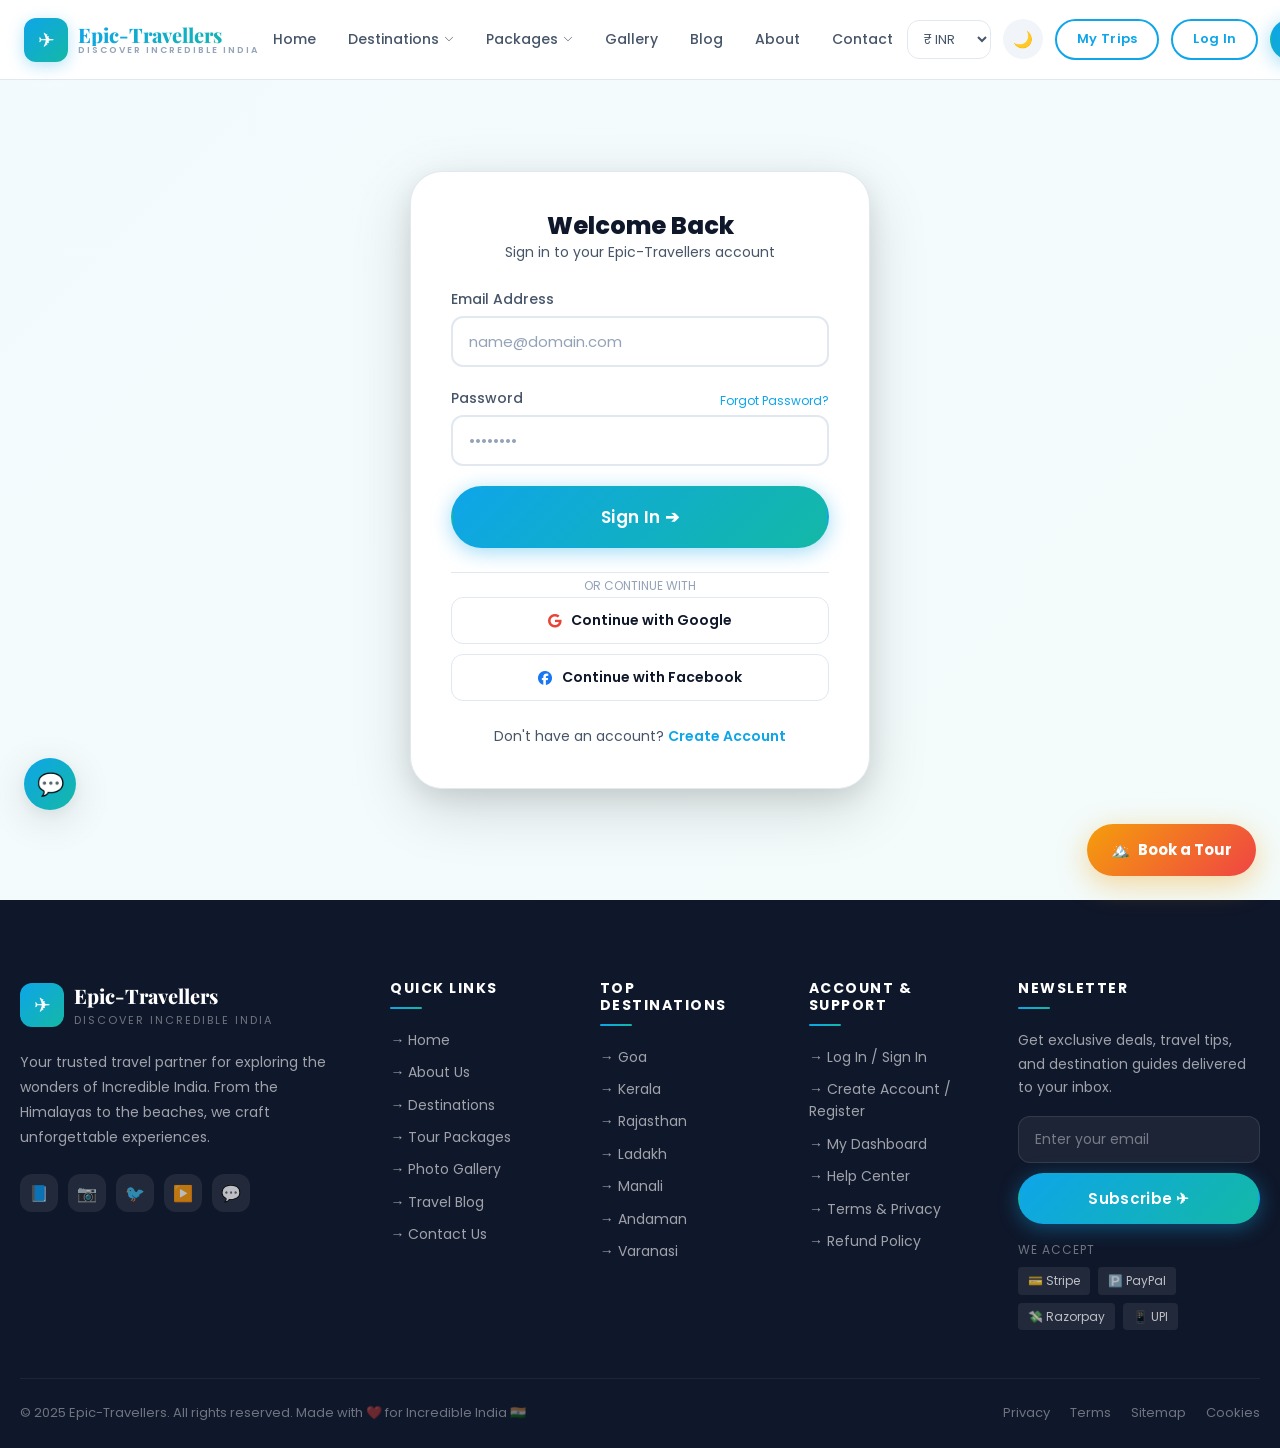
<file: template/Pages/login.html>
<!DOCTYPE html>
<html lang="en" data-theme="light">
<head>
  <meta charset="UTF-8">
  <meta name="viewport" content="width=device-width, initial-scale=1.0">
  <meta name="description" content="Sign in to your Epic-Travellers account to manage tour bookings and access customized India trip itineraries.">
  <title>Log In – Epic-Travellers | Discover Incredible India</title>

  <!-- CSS -->
  <link rel="stylesheet" href="../Content/css/style.css">
  <link rel="stylesheet" href="../Content/css/components.css">
  <link rel="stylesheet" href="../Content/css/animations.css">
  <link rel="stylesheet" href="../Content/css/dark-mode.css">

  <!-- Font Awesome -->
  <link rel="stylesheet" href="../Content/fontawesome/css/all.min.css">

  <style>
    .auth-container {
      min-height: 100vh;
      display: flex;
      align-items: center;
      justify-content: center;
      padding: calc(var(--header-height) + 40px) 20px 60px;
      background: linear-gradient(135deg, rgba(14,165,233,0.05) 0%, rgba(20,184,166,0.05) 100%);
    }

    .auth-card {
      background: var(--bg-primary);
      border-radius: var(--radius-2xl);
      padding: 40px;
      box-shadow: var(--shadow-xl);
      border: 1px solid var(--gray-200);
      width: 100%;
      max-width: 460px;
    }

    .social-btn {
      display: flex;
      align-items: center;
      justify-content: center;
      gap: 10px;
      width: 100%;
      padding: 12px;
      border-radius: var(--radius-md);
      border: 1px solid var(--gray-200);
      background: var(--bg-primary);
      font-size: 14px;
      font-weight: 600;
      color: var(--text-primary);
      cursor: pointer;
      transition: var(--transition-fast);
    }

    .social-btn:hover { background: var(--gray-100); }
  </style>
</head>
<body data-page="login">

  <!-- Header Placeholder -->
  <div id="header-placeholder"></div>

  <main class="auth-container">
    <div class="auth-card anim-scale">
      <div class="text-center mb-24">
        <h2 style="font-size:24px; font-weight:800;">Welcome Back</h2>
        <p style="font-size:14px; color:var(--text-secondary);">Sign in to your Epic-Travellers account</p>
      </div>

      <form id="login-form-page" onsubmit="event.preventDefault(); Toast.show('Welcome back! Logging you in... 🚀', 'success'); setTimeout(() => window.location.href='index.html#page-dashboard', 1500);">
        <div class="form-group">
          <label class="form-label" for="page-login-email">Email Address</label>
          <input type="email" id="page-login-email" class="form-control" placeholder="name@domain.com" required>
        </div>

        <div class="form-group">
          <div class="flex-between mb-6">
            <label class="form-label mb-0" for="page-login-pass">Password</label>
            <a href="#" style="font-size:12px; color:var(--primary);" onclick="alert('Password reset link sent to your email!')">Forgot Password?</a>
          </div>
          <input type="password" id="page-login-pass" class="form-control" placeholder="••••••••" required>
        </div>

        <button type="submit" class="btn btn-primary btn-lg" style="width:100%;">Sign In ➔</button>

        <div class="divider" style="text-align:center; position:relative; margin:24px 0;">
          <span style="background:var(--bg-primary); padding:0 12px; color:var(--text-muted); font-size:12px;">OR CONTINUE WITH</span>
        </div>

        <div style="display:flex; flex-direction:column; gap:10px;">
          <button type="button" class="social-btn" onclick="Toast.show('Google Sign-In initialized', 'info')">
            <i class="fa-brands fa-google" style="color:#EA4335;"></i> Continue with Google
          </button>
          <button type="button" class="social-btn" onclick="Toast.show('Facebook Sign-In initialized', 'info')">
            <i class="fa-brands fa-facebook" style="color:#1877F2;"></i> Continue with Facebook
          </button>
        </div>
      </form>

      <div class="text-center mt-24" style="font-size:14px; color:var(--text-secondary);">
        Don't have an account? <a href="register.html" style="color:var(--primary); font-weight:600;">Create Account</a>
      </div>
    </div>
  </main>

  <!-- Footer Placeholder -->
  <div id="footer-placeholder"></div>

  <!-- JS -->
  <script src="../Scripts/js/components.js"></script>
  <script src="../Scripts/js/main.js"></script>
</body>
</html>
</file>
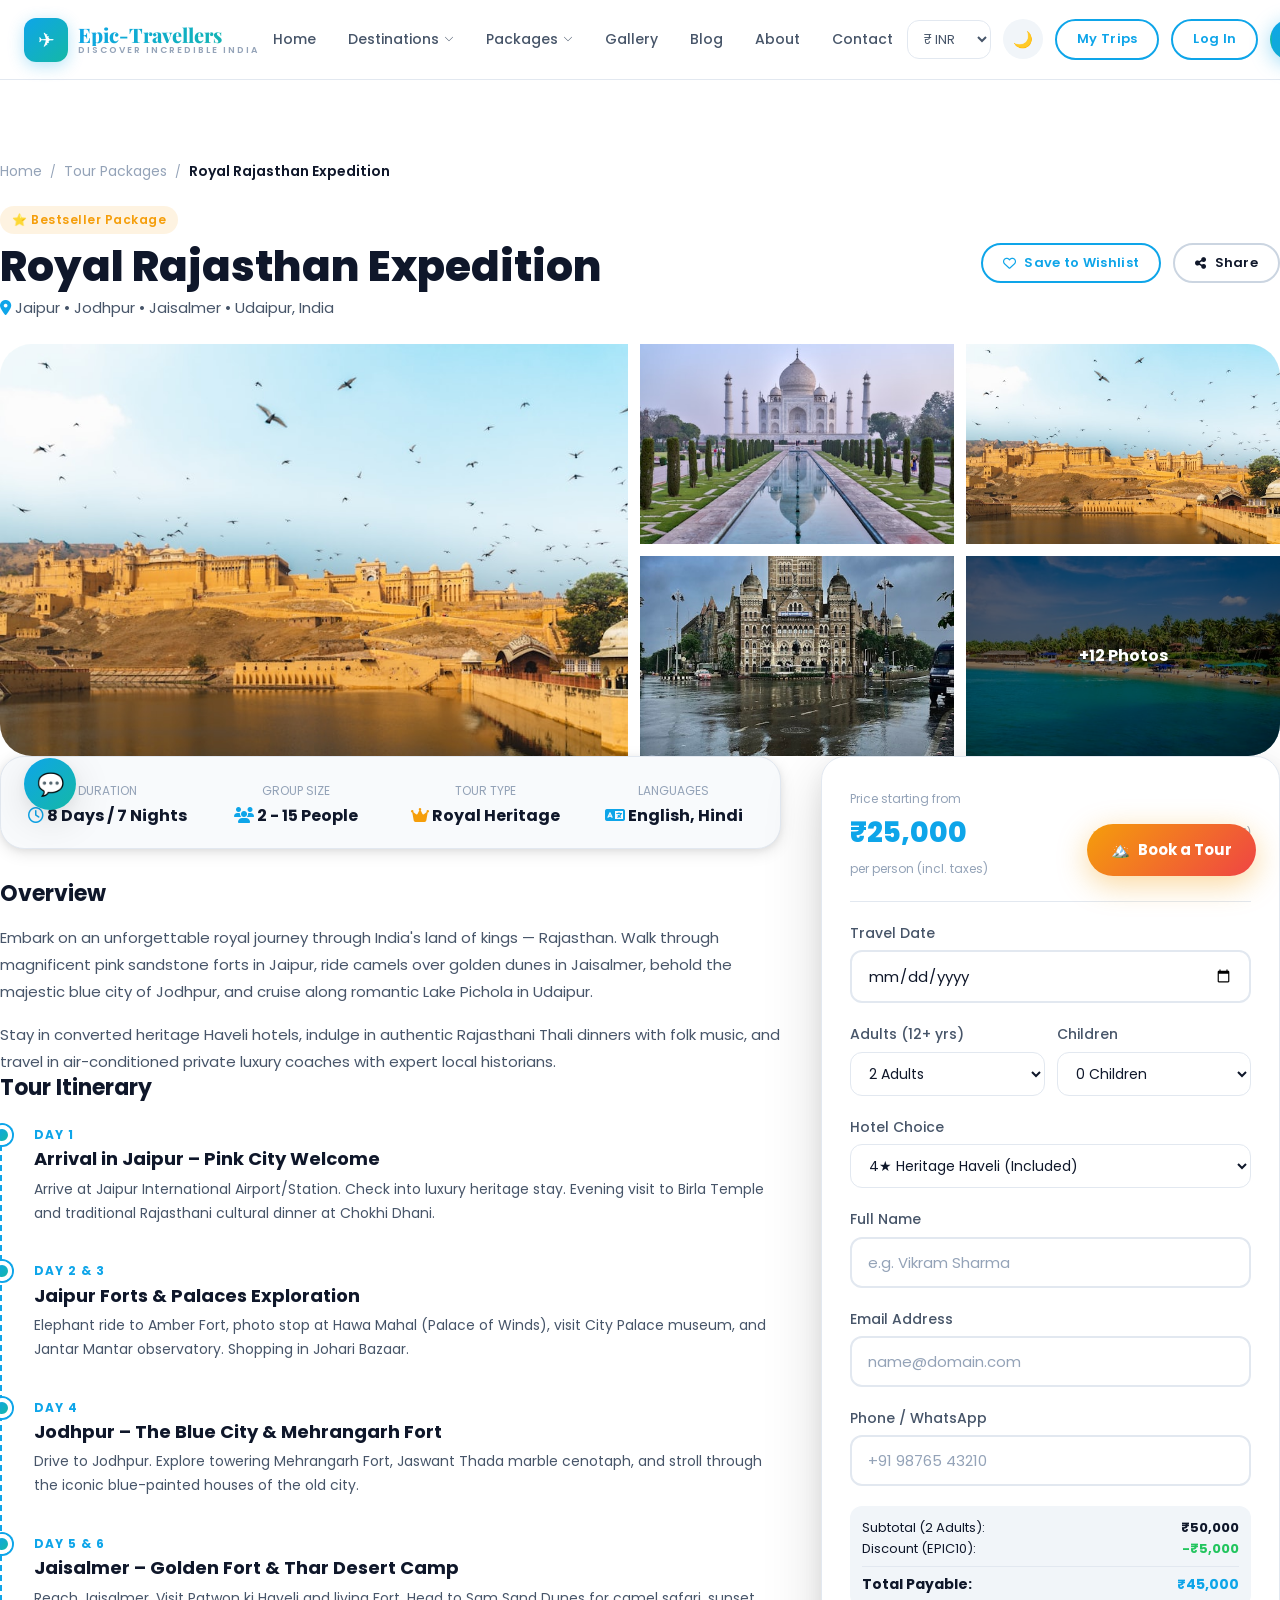
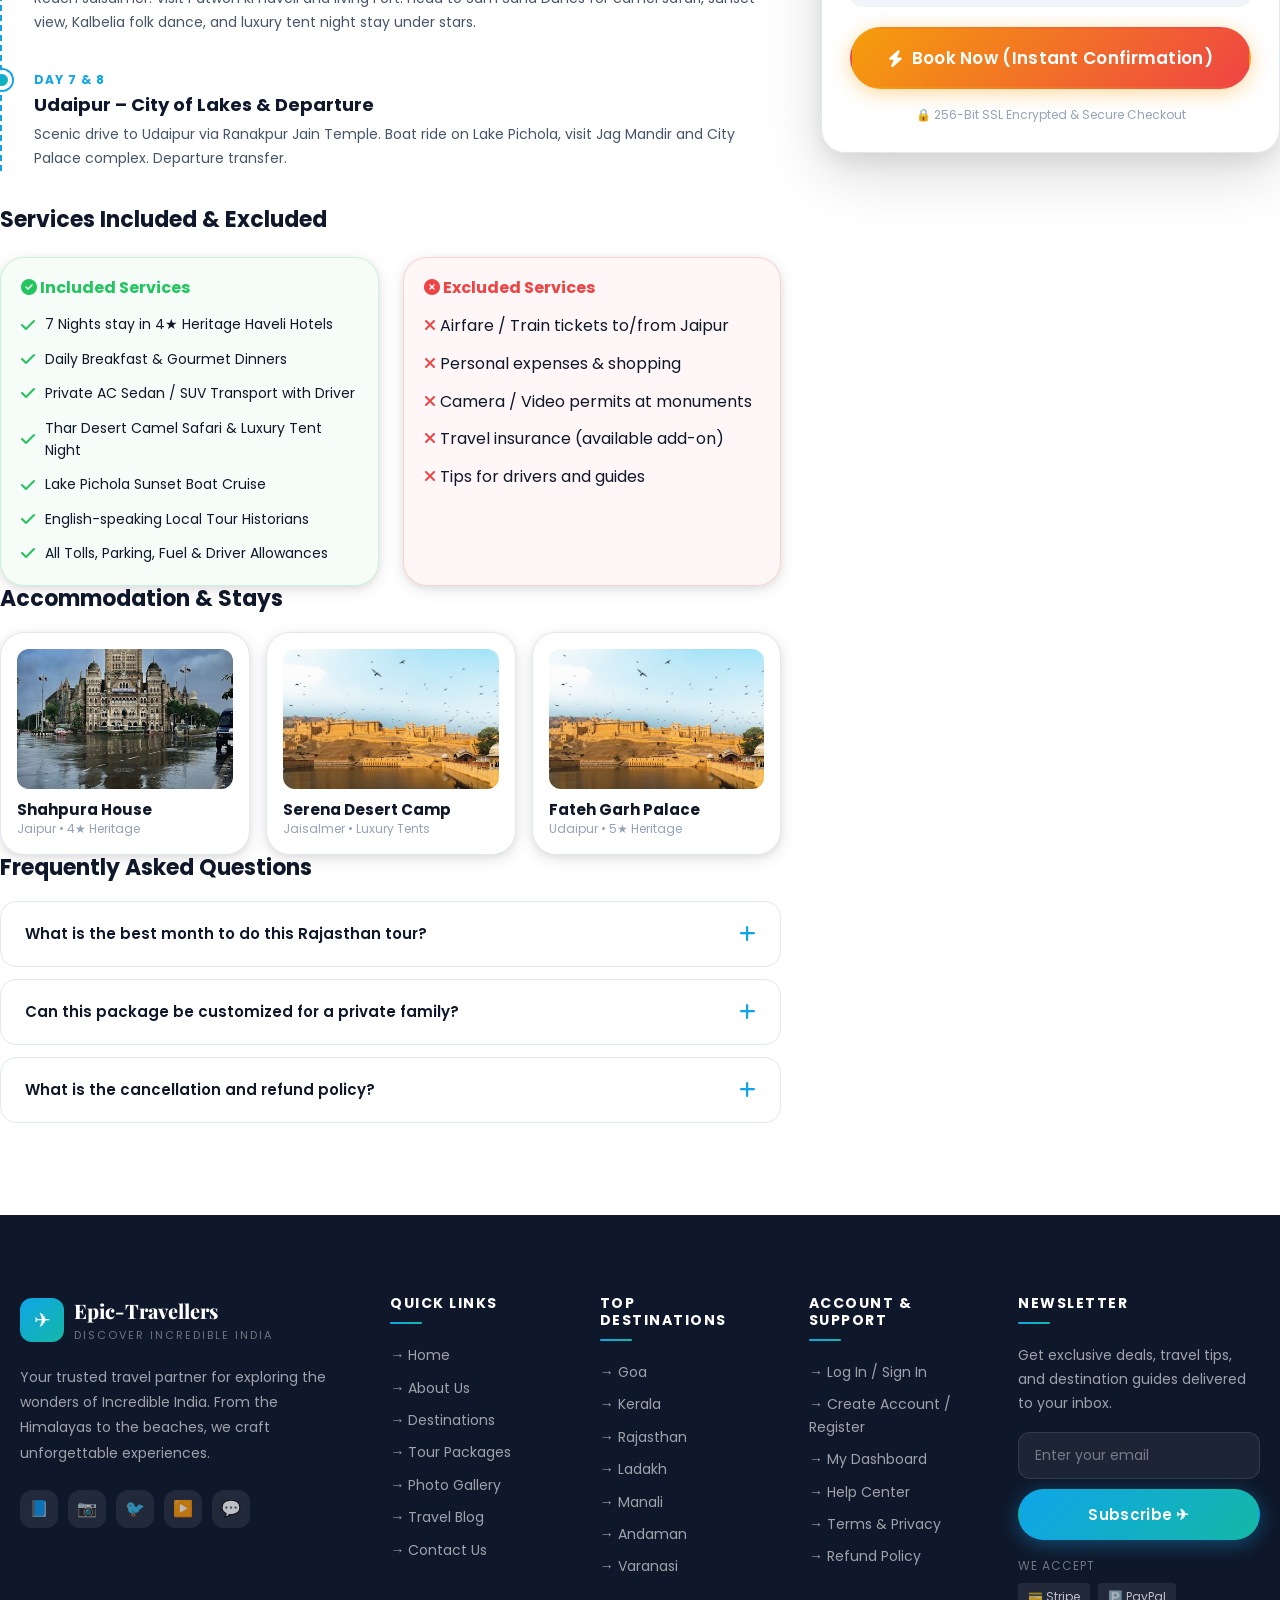
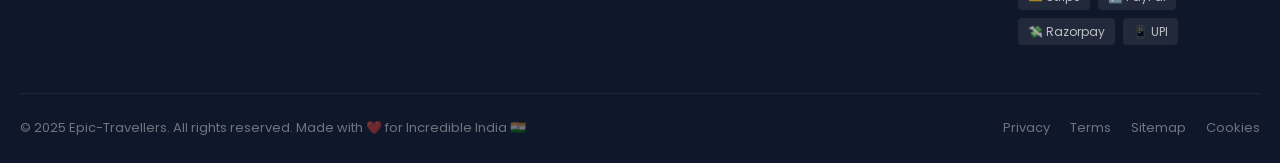
<file: template/Pages/package-details.html>
<!DOCTYPE html>
<html lang="en" data-theme="light">
<head>
  <meta charset="UTF-8">
  <meta name="viewport" content="width=device-width, initial-scale=1.0">
  <meta name="description" content="Detailed itinerary and booking for Royal Rajasthan Expedition tour package by Epic-Travellers. Includes heritage hotels, Thar desert safari, private transport, and guided fort tours.">
  <meta name="keywords" content="Rajasthan package itinerary, Jaipur hotel, Jaisalmer desert camp, book Rajasthan tour, Epic Travellers package">
  <title>Royal Rajasthan Expedition – Package Details | Epic-Travellers</title>

  <!-- CSS -->
  <link rel="stylesheet" href="../Content/css/style.css">
  <link rel="stylesheet" href="../Content/css/components.css">
  <link rel="stylesheet" href="../Content/css/animations.css">
  <link rel="stylesheet" href="../Content/css/dark-mode.css">

  <!-- Font Awesome -->
  <link rel="stylesheet" href="../Content/fontawesome/css/all.min.css">

  <style>
    .details-hero {
      position: relative;
      padding-top: var(--header-height);
    }

    .gallery-grid {
      display: grid;
      grid-template-columns: 2fr 1fr 1fr;
      grid-template-rows: 200px 200px;
      gap: 12px;
      border-radius: var(--radius-2xl);
      overflow: hidden;
    }

    .gallery-item {
      position: relative;
      overflow: hidden;
      cursor: pointer;
    }

    .gallery-item img {
      width: 100%;
      height: 100%;
      object-fit: cover;
      transition: transform 0.5s ease;
    }

    .gallery-item:hover img {
      transform: scale(1.08);
    }

    .gallery-main {
      grid-row: span 2;
    }

    .itinerary-timeline {
      position: relative;
      padding-left: 32px;
      border-left: 2px dashed var(--primary);
    }

    .itinerary-step {
      position: relative;
      margin-bottom: 36px;
    }

    .itinerary-dot {
      position: absolute;
      left: -42px;
      top: 0;
      width: 20px;
      height: 20px;
      border-radius: 50%;
      background: var(--gradient-primary);
      border: 4px solid var(--bg-primary);
      box-shadow: 0 0 0 2px var(--primary);
    }

    .booking-sidebar-card {
      position: sticky;
      top: calc(var(--header-height) + 24px);
      background: var(--bg-primary);
      border-radius: var(--radius-xl);
      padding: 28px;
      box-shadow: var(--shadow-xl);
      border: 1px solid var(--gray-200);
    }

    .include-list, .exclude-list {
      display: flex;
      flex-direction: column;
      gap: 12px;
    }

    .include-item {
      display: flex;
      align-items: center;
      gap: 10px;
      font-size: 14px;
      color: var(--text-primary);
    }

    .include-item i { color: #22C55E; font-size: 16px; }
    .exclude-item i { color: #EF4444; font-size: 16px; }

    @media (max-width: 992px) {
      .gallery-grid {
        grid-template-columns: 1fr 1fr;
        grid-template-rows: 180px 180px;
      }
      .gallery-main { grid-row: span 1; }
      .booking-sidebar-card { position: static; }
    }
  </style>
</head>
<body data-page="packages">

  <!-- Header Placeholder -->
  <div id="header-placeholder"></div>

  <main class="details-hero">
    <div class="container section">

      <!-- Breadcrumb -->
      <div class="breadcrumb mb-24">
        <a href="index.html" class="breadcrumb-item">Home</a>
        <span class="breadcrumb-sep">/</span>
        <a href="packages.html" class="breadcrumb-item">Tour Packages</a>
        <span class="breadcrumb-sep">/</span>
        <span class="breadcrumb-item active" id="pkg-title-bread">Royal Rajasthan Expedition</span>
      </div>

      <!-- Title & Header Bar -->
      <div class="flex-between flex-wrap gap-16 mb-24">
        <div>
          <span class="badge badge-accent mb-8">⭐ Bestseller Package</span>
          <h1 style="font-size:clamp(28px, 4vw, 42px); font-weight:800;" id="pkg-title-main">Royal Rajasthan Expedition</h1>
          <p style="color:var(--text-secondary); font-size:15px; margin-top:4px;">
            <i class="fa-solid fa-location-dot" style="color:var(--primary);"></i> Jaipur • Jodhpur • Jaisalmer • Udaipur, India
          </p>
        </div>
        <div style="display:flex; gap:12px; align-items:center;">
          <button class="btn btn-secondary btn-sm wishlist-btn" data-id="pkg-details-main">
            <i class="fa-regular fa-heart"></i> Save to Wishlist
          </button>
          <button class="btn btn-glass btn-sm" style="color:var(--text-primary); border-color:var(--gray-300);" onclick="navigator.share ? navigator.share({title: document.title, url: window.location.href}) : alert('URL copied!')">
            <i class="fa-solid fa-share-nodes"></i> Share
          </button>
        </div>
      </div>

      <!-- Large Image Gallery Grid -->
      <div class="gallery-grid mb-48 anim-fade-up">
        <div class="gallery-item gallery-main">
          <img src="../Content/images/img_49.jpg" alt="Amber Fort Jaipur" id="gallery-img-1">
        </div>
        <div class="gallery-item">
          <img src="../Content/images/img_24.jpg" alt="Taj Mahal & Rajasthan Palaces" id="gallery-img-2">
        </div>
        <div class="gallery-item">
          <img src="../Content/images/img_48.jpg" alt="Jaisalmer Thar Desert Safari" id="gallery-img-3">
        </div>
        <div class="gallery-item">
          <img src="../Content/images/img_37.jpg" alt="Udaipur Lake Palace" id="gallery-img-4">
        </div>
        <div class="gallery-item" style="position:relative;">
          <img src="../Content/images/img_20.jpg" alt="Indian Heritage Resort" id="gallery-img-5">
          <div style="position:absolute; inset:0; background:rgba(0,0,0,0.5); display:flex; align-items:center; justify-content:center; color:white; font-weight:700; font-size:16px;">
            +12 Photos
          </div>
        </div>
      </div>

      <!-- Content & Sidebar Layout -->
      <div class="grid" style="grid-template-columns: 2fr 1fr; gap:40px;">

        <!-- Main Details -->
        <div>

          <!-- Highlights Bar -->
          <div class="card p-24 mb-32" style="background:var(--bg-secondary); border-color:var(--gray-200); padding:20px;">
            <div class="grid grid-4" style="gap:16px; text-align:center;">
              <div>
                <small style="font-size:12px; color:var(--text-muted); text-transform:uppercase;">Duration</small>
                <div style="font-weight:700; font-size:16px; color:var(--text-primary);"><i class="fa-regular fa-clock" style="color:var(--primary);"></i> 8 Days / 7 Nights</div>
              </div>
              <div>
                <small style="font-size:12px; color:var(--text-muted); text-transform:uppercase;">Group Size</small>
                <div style="font-weight:700; font-size:16px; color:var(--text-primary);"><i class="fa-solid fa-users" style="color:var(--primary);"></i> 2 - 15 People</div>
              </div>
              <div>
                <small style="font-size:12px; color:var(--text-muted); text-transform:uppercase;">Tour Type</small>
                <div style="font-weight:700; font-size:16px; color:var(--text-primary);"><i class="fa-solid fa-crown" style="color:var(--accent);"></i> Royal Heritage</div>
              </div>
              <div>
                <small style="font-size:12px; color:var(--text-muted); text-transform:uppercase;">Languages</small>
                <div style="font-weight:700; font-size:16px; color:var(--text-primary);"><i class="fa-solid fa-language" style="color:var(--primary);"></i> English, Hindi</div>
              </div>
            </div>
          </div>

          <!-- Description -->
          <div class="mb-48">
            <h2 style="font-size:22px; font-weight:700; margin-bottom:16px;">Overview</h2>
            <p style="color:var(--text-secondary); line-height:1.8; font-size:15px; margin-bottom:16px;">
              Embark on an unforgettable royal journey through India's land of kings — Rajasthan. Walk through magnificent pink sandstone forts in Jaipur, ride camels over golden dunes in Jaisalmer, behold the majestic blue city of Jodhpur, and cruise along romantic Lake Pichola in Udaipur.
            </p>
            <p style="color:var(--text-secondary); line-height:1.8; font-size:15px;">
              Stay in converted heritage Haveli hotels, indulge in authentic Rajasthani Thali dinners with folk music, and travel in air-conditioned private luxury coaches with expert local historians.
            </p>
          </div>

          <!-- Day-by-Day Itinerary -->
          <div class="mb-48">
            <h2 style="font-size:22px; font-weight:700; margin-bottom:24px;">Tour Itinerary</h2>
            <div class="itinerary-timeline">

              <div class="itinerary-step">
                <div class="itinerary-dot"></div>
                <div style="font-size:12px; font-weight:700; color:var(--primary); text-transform:uppercase; letter-spacing:1px;">Day 1</div>
                <h3 style="font-size:18px; font-weight:700; margin:4px 0 8px;">Arrival in Jaipur – Pink City Welcome</h3>
                <p style="color:var(--text-secondary); font-size:14px; line-height:1.7;">
                  Arrive at Jaipur International Airport/Station. Check into luxury heritage stay. Evening visit to Birla Temple and traditional Rajasthani cultural dinner at Chokhi Dhani.
                </p>
              </div>

              <div class="itinerary-step">
                <div class="itinerary-dot"></div>
                <div style="font-size:12px; font-weight:700; color:var(--primary); text-transform:uppercase; letter-spacing:1px;">Day 2 & 3</div>
                <h3 style="font-size:18px; font-weight:700; margin:4px 0 8px;">Jaipur Forts & Palaces Exploration</h3>
                <p style="color:var(--text-secondary); font-size:14px; line-height:1.7;">
                  Elephant ride to Amber Fort, photo stop at Hawa Mahal (Palace of Winds), visit City Palace museum, and Jantar Mantar observatory. Shopping in Johari Bazaar.
                </p>
              </div>

              <div class="itinerary-step">
                <div class="itinerary-dot"></div>
                <div style="font-size:12px; font-weight:700; color:var(--primary); text-transform:uppercase; letter-spacing:1px;">Day 4</div>
                <h3 style="font-size:18px; font-weight:700; margin:4px 0 8px;">Jodhpur – The Blue City & Mehrangarh Fort</h3>
                <p style="color:var(--text-secondary); font-size:14px; line-height:1.7;">
                  Drive to Jodhpur. Explore towering Mehrangarh Fort, Jaswant Thada marble cenotaph, and stroll through the iconic blue-painted houses of the old city.
                </p>
              </div>

              <div class="itinerary-step">
                <div class="itinerary-dot"></div>
                <div style="font-size:12px; font-weight:700; color:var(--primary); text-transform:uppercase; letter-spacing:1px;">Day 5 & 6</div>
                <h3 style="font-size:18px; font-weight:700; margin:4px 0 8px;">Jaisalmer – Golden Fort & Thar Desert Camp</h3>
                <p style="color:var(--text-secondary); font-size:14px; line-height:1.7;">
                  Reach Jaisalmer. Visit Patwon ki Haveli and living Fort. Head to Sam Sand Dunes for camel safari, sunset view, Kalbelia folk dance, and luxury tent night stay under stars.
                </p>
              </div>

              <div class="itinerary-step">
                <div class="itinerary-dot"></div>
                <div style="font-size:12px; font-weight:700; color:var(--primary); text-transform:uppercase; letter-spacing:1px;">Day 7 & 8</div>
                <h3 style="font-size:18px; font-weight:700; margin:4px 0 8px;">Udaipur – City of Lakes & Departure</h3>
                <p style="color:var(--text-secondary); font-size:14px; line-height:1.7;">
                  Scenic drive to Udaipur via Ranakpur Jain Temple. Boat ride on Lake Pichola, visit Jag Mandir and City Palace complex. Departure transfer.
                </p>
              </div>

            </div>
          </div>

          <!-- Inclusions & Exclusions -->
          <div class="mb-48">
            <h2 style="font-size:22px; font-weight:700; margin-bottom:24px;">Services Included & Excluded</h2>
            <div class="grid grid-2" style="gap:24px;">
              <div class="card p-24" style="background:rgba(34,197,94,0.04); border-color:rgba(34,197,94,0.2); padding:20px;">
                <h3 style="font-size:16px; font-weight:700; color:#22C55E; margin-bottom:16px;">
                  <i class="fa-solid fa-circle-check"></i> Included Services
                </h3>
                <div class="include-list">
                  <div class="include-item"><i class="fa-solid fa-check"></i> 7 Nights stay in 4★ Heritage Haveli Hotels</div>
                  <div class="include-item"><i class="fa-solid fa-check"></i> Daily Breakfast & Gourmet Dinners</div>
                  <div class="include-item"><i class="fa-solid fa-check"></i> Private AC Sedan / SUV Transport with Driver</div>
                  <div class="include-item"><i class="fa-solid fa-check"></i> Thar Desert Camel Safari & Luxury Tent Night</div>
                  <div class="include-item"><i class="fa-solid fa-check"></i> Lake Pichola Sunset Boat Cruise</div>
                  <div class="include-item"><i class="fa-solid fa-check"></i> English-speaking Local Tour Historians</div>
                  <div class="include-item"><i class="fa-solid fa-check"></i> All Tolls, Parking, Fuel & Driver Allowances</div>
                </div>
              </div>

              <div class="card p-24" style="background:rgba(239,68,68,0.04); border-color:rgba(239,68,68,0.2); padding:20px;">
                <h3 style="font-size:16px; font-weight:700; color:#EF4444; margin-bottom:16px;">
                  <i class="fa-solid fa-circle-xmark"></i> Excluded Services
                </h3>
                <div class="exclude-list">
                  <div class="exclude-item"><i class="fa-solid fa-xmark"></i> Airfare / Train tickets to/from Jaipur</div>
                  <div class="exclude-item"><i class="fa-solid fa-xmark"></i> Personal expenses & shopping</div>
                  <div class="exclude-item"><i class="fa-solid fa-xmark"></i> Camera / Video permits at monuments</div>
                  <div class="exclude-item"><i class="fa-solid fa-xmark"></i> Travel insurance (available add-on)</div>
                  <div class="exclude-item"><i class="fa-solid fa-xmark"></i> Tips for drivers and guides</div>
                </div>
              </div>
            </div>
          </div>

          <!-- Hotels & Stays Info -->
          <div class="mb-48">
            <h2 style="font-size:22px; font-weight:700; margin-bottom:20px;">Accommodation & Stays</h2>
            <div class="grid grid-3" style="gap:16px;">
              <div class="card p-16" style="padding:16px;">
                <img src="../Content/images/img_36.jpg" style="border-radius:var(--radius-md); height:140px; width:100%; object-fit:cover; margin-bottom:12px;" alt="Shahpura House Jaipur">
                <h4 style="font-size:15px; font-weight:700;">Shahpura House</h4>
                <p style="font-size:12px; color:var(--text-muted);">Jaipur • 4★ Heritage</p>
              </div>
              <div class="card p-16" style="padding:16px;">
                <img src="../Content/images/img_47.jpg" style="border-radius:var(--radius-md); height:140px; width:100%; object-fit:cover; margin-bottom:12px;" alt="Thar Luxury Desert Camp">
                <h4 style="font-size:15px; font-weight:700;">Serena Desert Camp</h4>
                <p style="font-size:12px; color:var(--text-muted);">Jaisalmer • Luxury Tents</p>
              </div>
              <div class="card p-16" style="padding:16px;">
                <img src="../Content/images/img_47.jpg" style="border-radius:var(--radius-md); height:140px; width:100%; object-fit:cover; margin-bottom:12px;" alt="Fateh Garh Palace Udaipur">
                <h4 style="font-size:15px; font-weight:700;">Fateh Garh Palace</h4>
                <p style="font-size:12px; color:var(--text-muted);">Udaipur • 5★ Heritage</p>
              </div>
            </div>
          </div>

          <!-- FAQ Accordion -->
          <div class="mb-48">
            <h2 style="font-size:22px; font-weight:700; margin-bottom:20px;">Frequently Asked Questions</h2>

            <div class="accordion-item">
              <div class="accordion-header">
                <span>What is the best month to do this Rajasthan tour?</span>
                <i class="fa-solid fa-plus accordion-icon"></i>
              </div>
              <div class="accordion-body">
                <div class="accordion-body-inner">
                  The ideal time is from October to March when the desert weather is pleasant with clear sunny days (20-25°C) and cool evenings.
                </div>
              </div>
            </div>

            <div class="accordion-item">
              <div class="accordion-header">
                <span>Can this package be customized for a private family?</span>
                <i class="fa-solid fa-plus accordion-icon"></i>
              </div>
              <div class="accordion-body">
                <div class="accordion-body-inner">
                  Yes! All our tour packages can be 100% customized to your preferred dates, hotel categories, vehicle type, and duration.
                </div>
              </div>
            </div>

            <div class="accordion-item">
              <div class="accordion-header">
                <span>What is the cancellation and refund policy?</span>
                <i class="fa-solid fa-plus accordion-icon"></i>
              </div>
              <div class="accordion-body">
                <div class="accordion-body-inner">
                  You receive a 100% full refund if cancelled 48 hours prior to trip start date. We offer hassle-free instant refunds to your original payment method.
                </div>
              </div>
            </div>

          </div>

        </div>

        <!-- Sticky Booking Form Sidebar -->
        <div>
          <div class="booking-sidebar-card">
            <div class="flex-between mb-16">
              <div>
                <small style="font-size:12px; color:var(--text-muted);">Price starting from</small>
                <div style="font-size:28px; font-weight:800; color:var(--primary);" data-price-inr="25000">₹25,000</div>
                <span style="font-size:12px; color:var(--text-muted);">per person (incl. taxes)</span>
              </div>
              <div class="stars" style="text-align:right;">
                ★★★★★
                <div style="font-size:12px; color:var(--text-muted); font-family:sans-serif;">4.9 (328 reviews)</div>
              </div>
            </div>

            <hr style="border:none; border-top:1px solid var(--gray-200); margin:20px 0;">

            <form class="booking-form">
              <div class="form-group">
                <label class="form-label" for="book-date">Travel Date</label>
                <input type="date" id="book-date" name="travel_date" class="form-control" required>
              </div>

              <div class="grid grid-2" style="gap:12px;">
                <div class="form-group">
                  <label class="form-label" for="book-adults">Adults (12+ yrs)</label>
                  <select id="book-adults" name="adults" class="form-control filter-select">
                    <option value="1">1 Adult</option>
                    <option value="2" selected>2 Adults</option>
                    <option value="3">3 Adults</option>
                    <option value="4">4 Adults</option>
                  </select>
                </div>
                <div class="form-group">
                  <label class="form-label" for="book-children">Children</label>
                  <select id="book-children" name="children" class="form-control filter-select">
                    <option value="0">0 Children</option>
                    <option value="1">1 Child</option>
                    <option value="2">2 Children</option>
                  </select>
                </div>
              </div>

              <div class="form-group">
                <label class="form-label" for="book-hotel">Hotel Choice</label>
                <select id="book-hotel" name="hotel" class="form-control filter-select">
                  <option value="heritage">4★ Heritage Haveli (Included)</option>
                  <option value="5star">5★ Palace Luxury (+₹10,000)</option>
                </select>
              </div>

              <div class="form-group">
                <label class="form-label" for="book-name">Full Name</label>
                <input type="text" id="book-name" name="name" class="form-control" placeholder="e.g. Vikram Sharma" required>
              </div>

              <div class="form-group">
                <label class="form-label" for="book-email">Email Address</label>
                <input type="email" id="book-email" name="email" class="form-control" placeholder="name@domain.com" required>
              </div>

              <div class="form-group">
                <label class="form-label" for="book-phone">Phone / WhatsApp</label>
                <input type="tel" id="book-phone" name="phone" class="form-control" placeholder="+91 98765 43210" required>
              </div>

              <div style="background:var(--gray-100); border-radius:var(--radius-md); padding:12px; margin-bottom:20px; font-size:13px;">
                <div class="flex-between mb-4"><span>Subtotal (2 Adults):</span> <strong>₹50,000</strong></div>
                <div class="flex-between mb-4"><span>Discount (EPIC10):</span> <strong style="color:#22C55E;">-₹5,000</strong></div>
                <div class="flex-between" style="font-weight:700; font-size:14px; border-top:1px solid var(--gray-200); padding-top:6px; margin-top:6px;">
                  <span>Total Payable:</span> <span style="color:var(--primary);">₹45,000</span>
                </div>
              </div>

              <button type="submit" class="btn btn-accent btn-lg" style="width:100%;">
                <i class="fa-solid fa-bolt"></i> Book Now (Instant Confirmation)
              </button>
            </form>

            <div style="margin-top:16px; text-align:center; font-size:12px; color:var(--text-muted);">
              🔒 256-Bit SSL Encrypted & Secure Checkout
            </div>
          </div>
        </div>

      </div>

    </div>
  </main>

  <!-- Footer Placeholder -->
  <div id="footer-placeholder"></div>

  <!-- JS -->
  <script src="../Scripts/js/components.js"></script>
  <script src="../Scripts/js/main.js"></script>
  <script>
    // Customize page based on URL parameters if provided
    document.addEventListener('DOMContentLoaded', () => {
      const params = new URLSearchParams(window.location.search);
      const id = params.get('id');

      if (id === 'kerala') {
        document.getElementById('pkg-title-bread').textContent = 'Kerala Backwaters & Beaches';
        document.getElementById('pkg-title-main').textContent = 'Kerala Backwaters Romantic Bliss';
        document.getElementById('gallery-img-1').src = '../Content/images/img_56.jpg';
      } else if (id === 'ladakh-adventure') {
        document.getElementById('pkg-title-bread').textContent = 'Ladakh Bike Expedition';
        document.getElementById('pkg-title-main').textContent = 'Ladakh High Altitude Bike Expedition';
        document.getElementById('gallery-img-1').src = '../Content/images/img_15.jpg';
      }
    });
  </script>
</body>
</html>
</file>
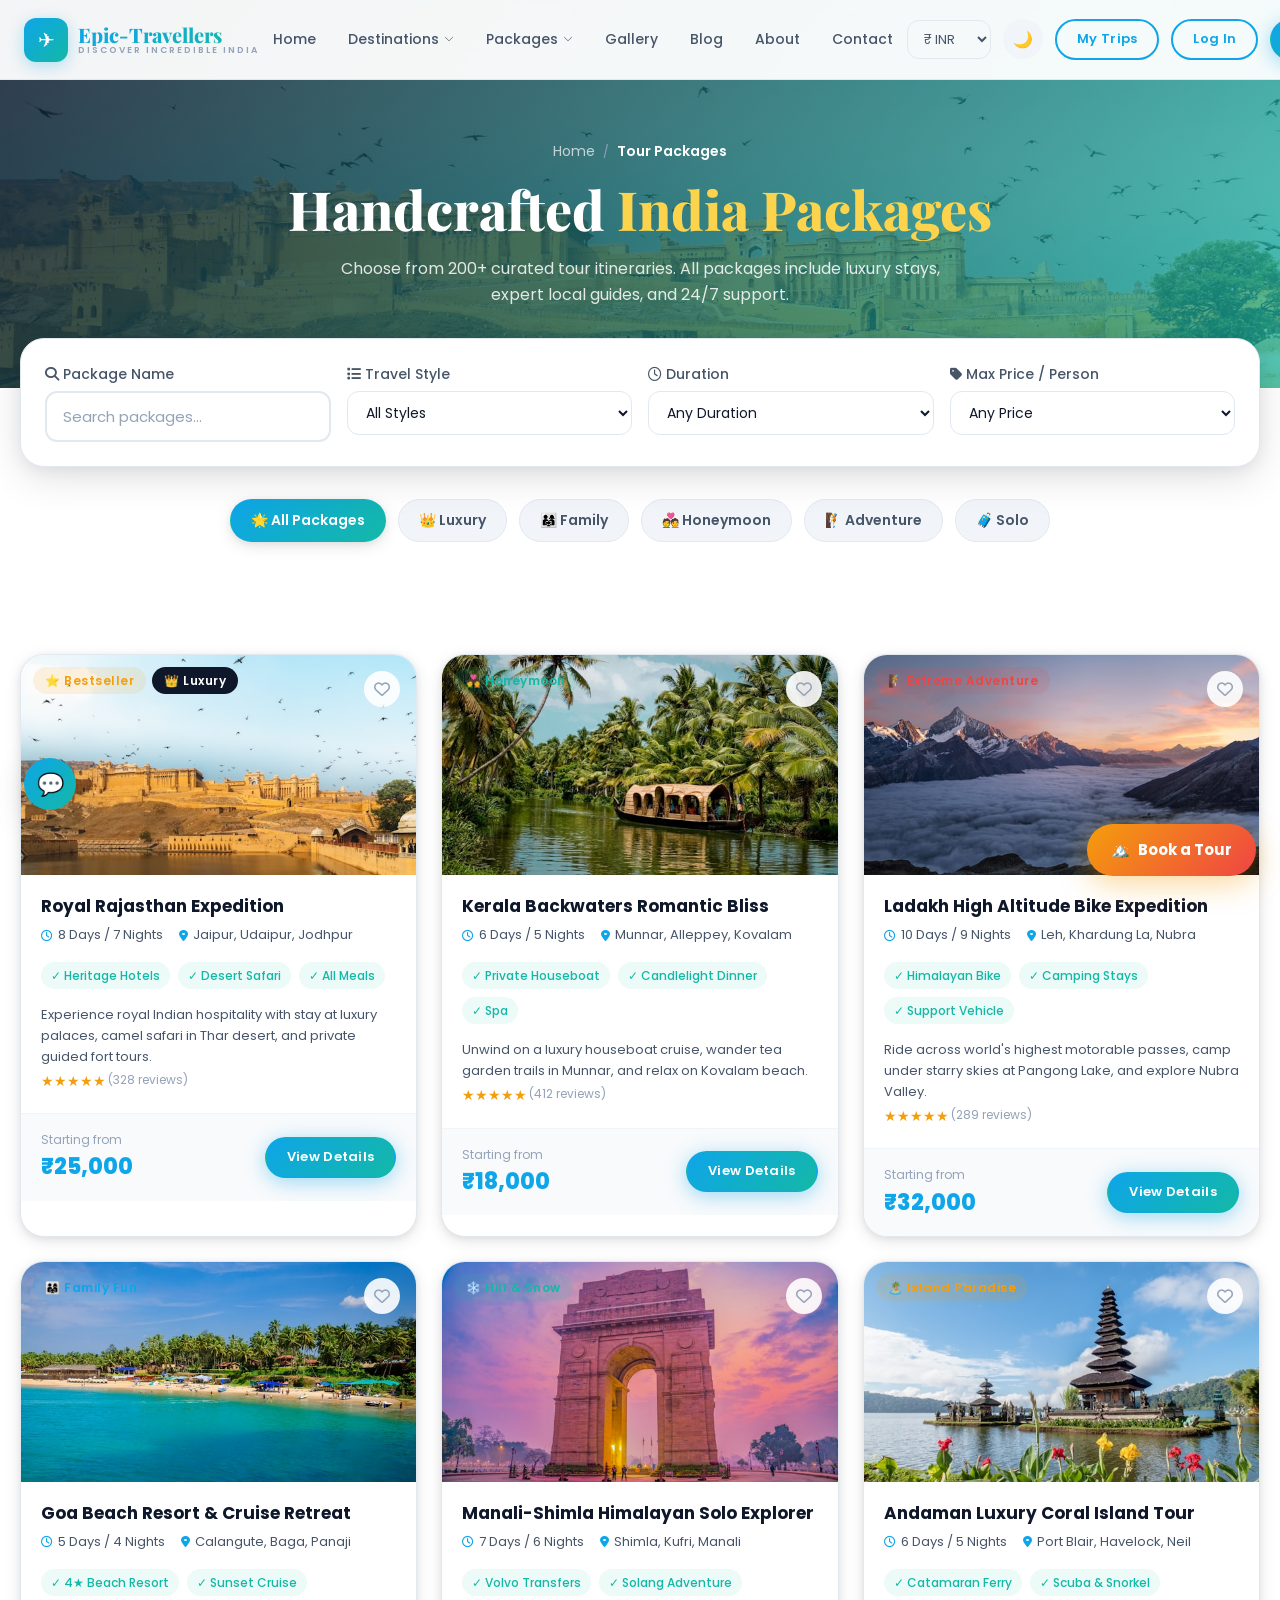
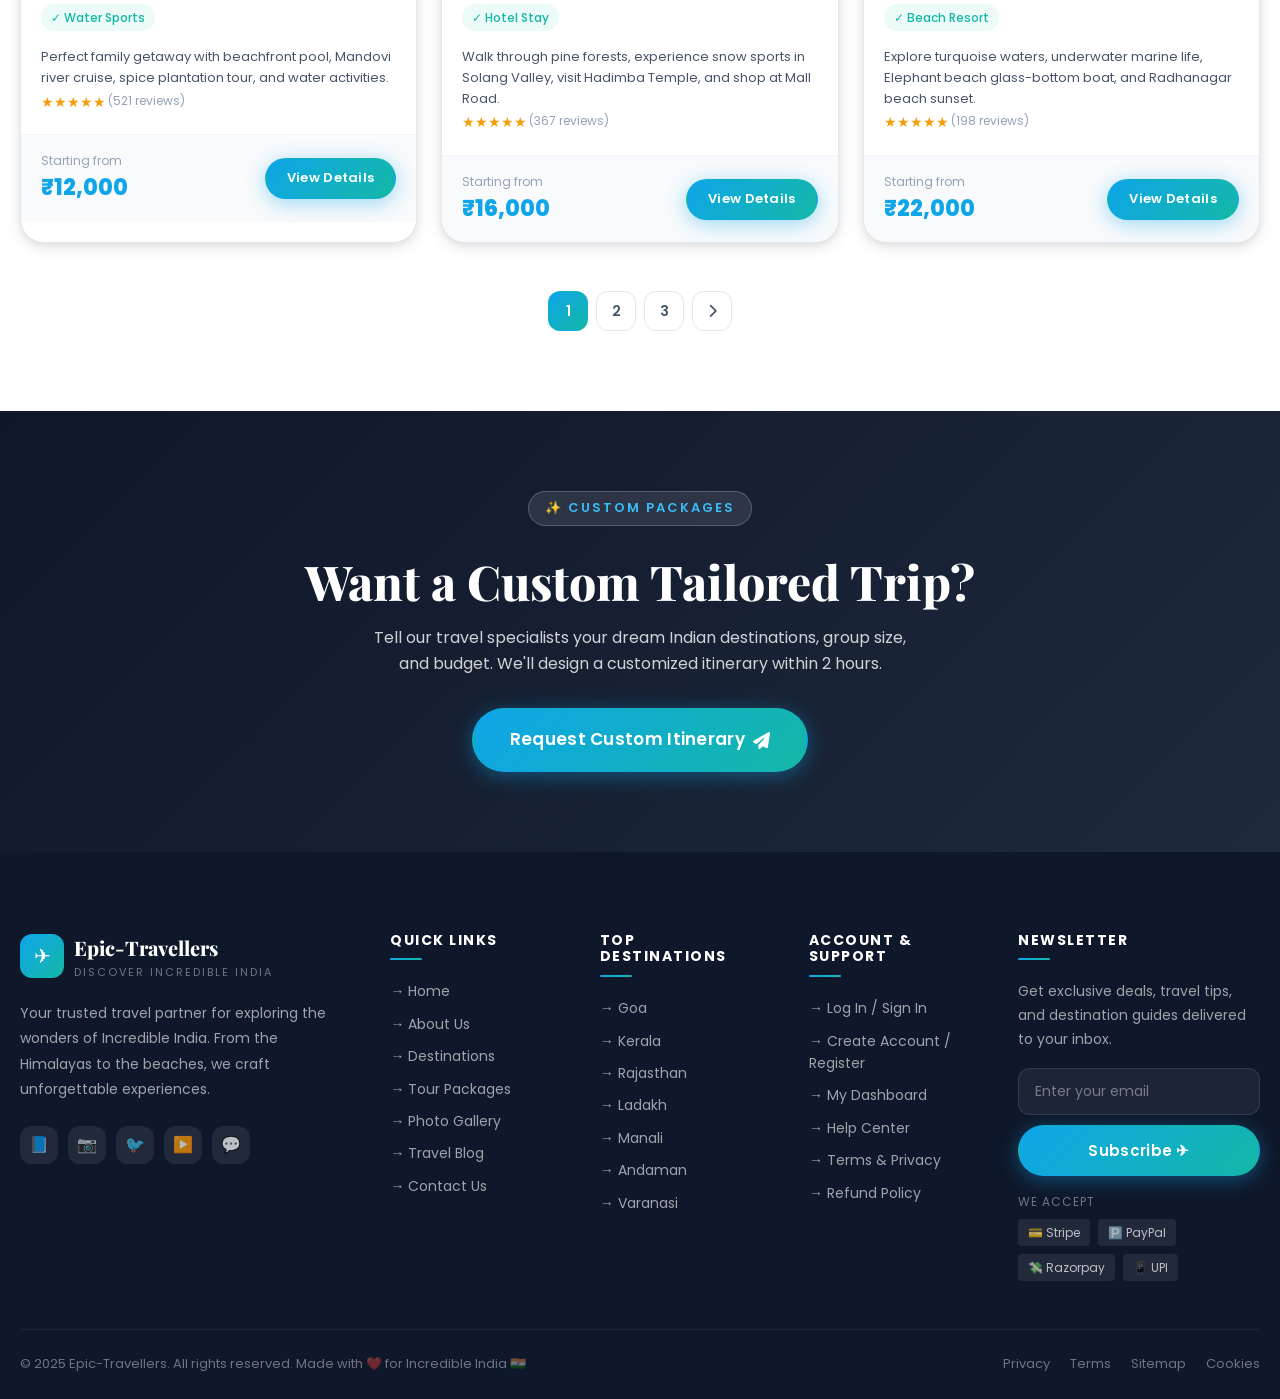
<file: template/Pages/packages.html>
<!DOCTYPE html>
<html lang="en" data-theme="light">
<head>
  <meta charset="UTF-8">
  <meta name="viewport" content="width=device-width, initial-scale=1.0">
  <meta name="description" content="Book premium Indian tour packages with Epic-Travellers. Family holidays, luxury honeymoons, adventure expeditions, and solo travel packages across Incredible India.">
  <meta name="keywords" content="India tour packages, honeymoon packages, family trips India, adventure tour India, luxury Rajasthan package, Kerala holiday package">
  <title>Tour Packages – Epic-Travellers | Handcrafted India Tours</title>

  <!-- CSS -->
  <link rel="stylesheet" href="../Content/css/style.css">
  <link rel="stylesheet" href="../Content/css/components.css">
  <link rel="stylesheet" href="../Content/css/animations.css">
  <link rel="stylesheet" href="../Content/css/dark-mode.css">

  <!-- Font Awesome -->
  <link rel="stylesheet" href="../Content/fontawesome/css/all.min.css">

  <style>
    .page-hero {
      background: linear-gradient(135deg, rgba(15,23,42,0.85) 0%, rgba(20,184,166,0.7) 100%),
                  url('../Content/images/img_45.jpg') center/cover;
      padding: 140px 0 80px;
      color: white;
      text-align: center;
    }

    .package-filter-card {
      background: var(--bg-primary);
      border-radius: var(--radius-xl);
      padding: 24px;
      box-shadow: var(--shadow-lg);
      border: 1px solid var(--gray-200);
      margin-top: -50px;
      position: relative;
      z-index: 10;
    }

    .category-pill {
      display: inline-flex;
      align-items: center;
      gap: 8px;
      padding: 10px 20px;
      border-radius: var(--radius-full);
      background: var(--gray-100);
      color: var(--text-secondary);
      font-weight: 600;
      font-size: 14px;
      cursor: pointer;
      border: 1px solid var(--gray-200);
      transition: var(--transition-fast);
    }

    .category-pill:hover, .category-pill.active {
      background: var(--gradient-primary);
      color: white;
      border-color: transparent;
      box-shadow: var(--shadow-md);
    }
  </style>
</head>
<body data-page="packages">

  <!-- Header Placeholder -->
  <div id="header-placeholder"></div>

  <main>
    <!-- Hero Header -->
    <section class="page-hero">
      <div class="container">
        <div class="breadcrumb flex-center mb-16" style="justify-content:center;">
          <a href="index.html" class="breadcrumb-item" style="color:rgba(255,255,255,0.7);">Home</a>
          <span class="breadcrumb-sep">/</span>
          <span class="breadcrumb-item active" style="color:white;">Tour Packages</span>
        </div>
        <h1 class="section-title" style="color:white; font-size:clamp(32px, 5vw, 54px);">
          Handcrafted <span style="color:var(--accent-light);">India Packages</span>
        </h1>
        <p style="color:rgba(255,255,255,0.85); max-width:600px; margin:0 auto; font-size:16px;">
          Choose from 200+ curated tour itineraries. All packages include luxury stays, expert local guides, and 24/7 support.
        </p>
      </div>
    </section>

    <!-- Filter Card -->
    <section class="section" style="padding-top:0;">
      <div class="container">
        <div class="package-filter-card anim-fade-up">
          <div class="grid grid-4" style="gap:16px;">
            <div>
              <label class="form-label" for="pkg-search"><i class="fa-solid fa-magnifying-glass"></i> Package Name</label>
              <input type="text" id="pkg-search" class="form-control" placeholder="Search packages..." oninput="filterPackages()">
            </div>
            <div>
              <label class="form-label" for="pkg-category"><i class="fa-solid fa-list"></i> Travel Style</label>
              <select id="pkg-category" class="form-control filter-select" onchange="filterPackages()">
                <option value="all">All Styles</option>
                <option value="luxury">👑 Luxury Packages</option>
                <option value="family">👨‍👩‍👧 Family Trips</option>
                <option value="honeymoon">💑 Honeymoon Specials</option>
                <option value="adventure">🧗 Adventure & Wildlife</option>
                <option value="solo">🧳 Solo Travel</option>
                <option value="group">👥 Group Tours</option>
              </select>
            </div>
            <div>
              <label class="form-label" for="pkg-duration"><i class="fa-regular fa-clock"></i> Duration</label>
              <select id="pkg-duration" class="form-control filter-select" onchange="filterPackages()">
                <option value="all">Any Duration</option>
                <option value="short">1 - 4 Days</option>
                <option value="medium">5 - 8 Days</option>
                <option value="long">9+ Days</option>
              </select>
            </div>
            <div>
              <label class="form-label" for="pkg-budget"><i class="fa-solid fa-tag"></i> Max Price / Person</label>
              <select id="pkg-budget" class="form-control filter-select" onchange="filterPackages()">
                <option value="all">Any Price</option>
                <option value="15000">Under ₹15,000</option>
                <option value="25000">Under ₹25,000</option>
                <option value="40000">Under ₹40,000</option>
              </select>
            </div>
          </div>
        </div>

        <!-- Quick Filter Pills -->
        <div class="flex-center gap-12 flex-wrap mt-32 mb-32" id="pill-filters">
          <button class="category-pill active" onclick="selectPill(this, 'all')">🌟 All Packages</button>
          <button class="category-pill" onclick="selectPill(this, 'luxury')">👑 Luxury</button>
          <button class="category-pill" onclick="selectPill(this, 'family')">👨‍👩‍👧 Family</button>
          <button class="category-pill" onclick="selectPill(this, 'honeymoon')">💑 Honeymoon</button>
          <button class="category-pill" onclick="selectPill(this, 'adventure')">🧗 Adventure</button>
          <button class="category-pill" onclick="selectPill(this, 'solo')">🧳 Solo</button>
        </div>
      </div>
    </section>

    <!-- Packages List Grid -->
    <section class="section" style="padding-top:0;">
      <div class="container">
        <div class="grid grid-3 stagger-children" id="packages-grid">

          <!-- Package 1 -->
          <article class="package-card anim-fade-up" data-title="royal rajasthan expedition" data-style="luxury" data-days="8" data-price="25000">
            <div class="package-card-image">
              <img src="../Content/images/img_48.jpg" alt="Royal Rajasthan" loading="lazy">
              <div class="package-card-badges">
                <span class="badge badge-accent">⭐ Bestseller</span>
                <span class="badge badge-dark">👑 Luxury</span>
              </div>
              <button class="destination-card-wishlist wishlist-btn" data-id="pkg-rajasthan" aria-label="Wishlist Royal Rajasthan">
                <i class="fa-regular fa-heart"></i>
              </button>
            </div>
            <div class="package-card-body">
              <h3 class="package-card-title">Royal Rajasthan Expedition</h3>
              <div class="package-card-highlights">
                <span class="package-highlight"><i class="fa-regular fa-clock"></i> 8 Days / 7 Nights</span>
                <span class="package-highlight"><i class="fa-solid fa-location-dot"></i> Jaipur, Udaipur, Jodhpur</span>
              </div>
              <div class="package-features">
                <span class="package-feature">✓ Heritage Hotels</span>
                <span class="package-feature">✓ Desert Safari</span>
                <span class="package-feature">✓ All Meals</span>
              </div>
              <p style="font-size:13px; color:var(--text-secondary); margin-top:12px; line-height:1.6;">
                Experience royal Indian hospitality with stay at luxury palaces, camel safari in Thar desert, and private guided fort tours.
              </p>
              <div class="stars mt-12">★★★★★ <span style="font-size:12px; color:var(--text-muted);">(328 reviews)</span></div>
            </div>
            <div class="package-card-footer">
              <div class="package-price">
                <small>Starting from</small>
                <strong data-price-inr="25000">₹25,000</strong>
              </div>
              <a href="package-details.html?id=royal-rajasthan" class="btn btn-primary btn-sm">View Details</a>
            </div>
          </article>

          <!-- Package 2 -->
          <article class="package-card anim-fade-up" data-title="kerala backwaters honeymoon" data-style="honeymoon" data-days="6" data-price="18000">
            <div class="package-card-image">
              <img src="../Content/images/img_55.jpg" alt="Kerala Houseboat" loading="lazy">
              <div class="package-card-badges">
                <span class="badge badge-secondary">💑 Honeymoon</span>
              </div>
              <button class="destination-card-wishlist wishlist-btn" data-id="pkg-kerala" aria-label="Wishlist Kerala">
                <i class="fa-regular fa-heart"></i>
              </button>
            </div>
            <div class="package-card-body">
              <h3 class="package-card-title">Kerala Backwaters Romantic Bliss</h3>
              <div class="package-card-highlights">
                <span class="package-highlight"><i class="fa-regular fa-clock"></i> 6 Days / 5 Nights</span>
                <span class="package-highlight"><i class="fa-solid fa-location-dot"></i> Munnar, Alleppey, Kovalam</span>
              </div>
              <div class="package-features">
                <span class="package-feature">✓ Private Houseboat</span>
                <span class="package-feature">✓ Candlelight Dinner</span>
                <span class="package-feature">✓ Spa</span>
              </div>
              <p style="font-size:13px; color:var(--text-secondary); margin-top:12px; line-height:1.6;">
                Unwind on a luxury houseboat cruise, wander tea garden trails in Munnar, and relax on Kovalam beach.
              </p>
              <div class="stars mt-12">★★★★★ <span style="font-size:12px; color:var(--text-muted);">(412 reviews)</span></div>
            </div>
            <div class="package-card-footer">
              <div class="package-price">
                <small>Starting from</small>
                <strong data-price-inr="18000">₹18,000</strong>
              </div>
              <a href="package-details.html?id=kerala" class="btn btn-primary btn-sm">View Details</a>
            </div>
          </article>

          <!-- Package 3 -->
          <article class="package-card anim-fade-up" data-title="ladakh bike adventure" data-style="adventure" data-days="10" data-price="32000">
            <div class="package-card-image">
              <img src="../Content/images/img_14.jpg" alt="Ladakh Bike" loading="lazy">
              <div class="package-card-badges">
                <span class="badge badge-danger">🧗 Extreme Adventure</span>
              </div>
              <button class="destination-card-wishlist wishlist-btn" data-id="pkg-ladakh" aria-label="Wishlist Ladakh">
                <i class="fa-regular fa-heart"></i>
              </button>
            </div>
            <div class="package-card-body">
              <h3 class="package-card-title">Ladakh High Altitude Bike Expedition</h3>
              <div class="package-card-highlights">
                <span class="package-highlight"><i class="fa-regular fa-clock"></i> 10 Days / 9 Nights</span>
                <span class="package-highlight"><i class="fa-solid fa-location-dot"></i> Leh, Khardung La, Nubra</span>
              </div>
              <div class="package-features">
                <span class="package-feature">✓ Himalayan Bike</span>
                <span class="package-feature">✓ Camping Stays</span>
                <span class="package-feature">✓ Support Vehicle</span>
              </div>
              <p style="font-size:13px; color:var(--text-secondary); margin-top:12px; line-height:1.6;">
                Ride across world's highest motorable passes, camp under starry skies at Pangong Lake, and explore Nubra Valley.
              </p>
              <div class="stars mt-12">★★★★★ <span style="font-size:12px; color:var(--text-muted);">(289 reviews)</span></div>
            </div>
            <div class="package-card-footer">
              <div class="package-price">
                <small>Starting from</small>
                <strong data-price-inr="32000">₹32,000</strong>
              </div>
              <a href="package-details.html?id=ladakh-adventure" class="btn btn-primary btn-sm">View Details</a>
            </div>
          </article>

          <!-- Package 4 -->
          <article class="package-card anim-fade-up" data-title="goa beach carnival family" data-style="family" data-days="5" data-price="12000">
            <div class="package-card-image">
              <img src="../Content/images/img_21.jpg" alt="Goa Family" loading="lazy">
              <div class="package-card-badges">
                <span class="badge badge-primary">👨‍👩‍👧 Family Fun</span>
              </div>
              <button class="destination-card-wishlist wishlist-btn" data-id="pkg-goa" aria-label="Wishlist Goa">
                <i class="fa-regular fa-heart"></i>
              </button>
            </div>
            <div class="package-card-body">
              <h3 class="package-card-title">Goa Beach Resort & Cruise Retreat</h3>
              <div class="package-card-highlights">
                <span class="package-highlight"><i class="fa-regular fa-clock"></i> 5 Days / 4 Nights</span>
                <span class="package-highlight"><i class="fa-solid fa-location-dot"></i> Calangute, Baga, Panaji</span>
              </div>
              <div class="package-features">
                <span class="package-feature">✓ 4★ Beach Resort</span>
                <span class="package-feature">✓ Sunset Cruise</span>
                <span class="package-feature">✓ Water Sports</span>
              </div>
              <p style="font-size:13px; color:var(--text-secondary); margin-top:12px; line-height:1.6;">
                Perfect family getaway with beachfront pool, Mandovi river cruise, spice plantation tour, and water activities.
              </p>
              <div class="stars mt-12">★★★★★ <span style="font-size:12px; color:var(--text-muted);">(521 reviews)</span></div>
            </div>
            <div class="package-card-footer">
              <div class="package-price">
                <small>Starting from</small>
                <strong data-price-inr="12000">₹12,000</strong>
              </div>
              <a href="package-details.html?id=goa-beach" class="btn btn-primary btn-sm">View Details</a>
            </div>
          </article>

          <!-- Package 5 -->
          <article class="package-card anim-fade-up" data-title="manali shimla snow solo group" data-style="solo" data-days="7" data-price="16000">
            <div class="package-card-image">
              <img src="../Content/images/img_43.jpg" alt="Manali Snow" loading="lazy">
              <div class="package-card-badges">
                <span class="badge badge-secondary">❄️ Hill & Snow</span>
              </div>
              <button class="destination-card-wishlist wishlist-btn" data-id="pkg-manali" aria-label="Wishlist Manali">
                <i class="fa-regular fa-heart"></i>
              </button>
            </div>
            <div class="package-card-body">
              <h3 class="package-card-title">Manali-Shimla Himalayan Solo Explorer</h3>
              <div class="package-card-highlights">
                <span class="package-highlight"><i class="fa-regular fa-clock"></i> 7 Days / 6 Nights</span>
                <span class="package-highlight"><i class="fa-solid fa-location-dot"></i> Shimla, Kufri, Manali</span>
              </div>
              <div class="package-features">
                <span class="package-feature">✓ Volvo Transfers</span>
                <span class="package-feature">✓ Solang Adventure</span>
                <span class="package-feature">✓ Hotel Stay</span>
              </div>
              <p style="font-size:13px; color:var(--text-secondary); margin-top:12px; line-height:1.6;">
                Walk through pine forests, experience snow sports in Solang Valley, visit Hadimba Temple, and shop at Mall Road.
              </p>
              <div class="stars mt-12">★★★★★ <span style="font-size:12px; color:var(--text-muted);">(367 reviews)</span></div>
            </div>
            <div class="package-card-footer">
              <div class="package-price">
                <small>Starting from</small>
                <strong data-price-inr="16000">₹16,000</strong>
              </div>
              <a href="package-details.html?id=manali-shimla" class="btn btn-primary btn-sm">View Details</a>
            </div>
          </article>

          <!-- Package 6 -->
          <article class="package-card anim-fade-up" data-title="andaman island escape luxury" data-style="luxury" data-days="6" data-price="22000">
            <div class="package-card-image">
              <img src="../Content/images/img_33.jpg" alt="Andaman Island" loading="lazy">
              <div class="package-card-badges">
                <span class="badge badge-accent">🏝️ Island Paradise</span>
              </div>
              <button class="destination-card-wishlist wishlist-btn" data-id="pkg-andaman" aria-label="Wishlist Andaman">
                <i class="fa-regular fa-heart"></i>
              </button>
            </div>
            <div class="package-card-body">
              <h3 class="package-card-title">Andaman Luxury Coral Island Tour</h3>
              <div class="package-card-highlights">
                <span class="package-highlight"><i class="fa-regular fa-clock"></i> 6 Days / 5 Nights</span>
                <span class="package-highlight"><i class="fa-solid fa-location-dot"></i> Port Blair, Havelock, Neil</span>
              </div>
              <div class="package-features">
                <span class="package-feature">✓ Catamaran Ferry</span>
                <span class="package-feature">✓ Scuba & Snorkel</span>
                <span class="package-feature">✓ Beach Resort</span>
              </div>
              <p style="font-size:13px; color:var(--text-secondary); margin-top:12px; line-height:1.6;">
                Explore turquoise waters, underwater marine life, Elephant beach glass-bottom boat, and Radhanagar beach sunset.
              </p>
              <div class="stars mt-12">★★★★★ <span style="font-size:12px; color:var(--text-muted);">(198 reviews)</span></div>
            </div>
            <div class="package-card-footer">
              <div class="package-price">
                <small>Starting from</small>
                <strong data-price-inr="22000">₹22,000</strong>
              </div>
              <a href="package-details.html?id=andaman" class="btn btn-primary btn-sm">View Details</a>
            </div>
          </article>

        </div>

        <div class="pagination mt-48">
          <button class="page-btn active">1</button>
          <button class="page-btn">2</button>
          <button class="page-btn">3</button>
          <button class="page-btn"><i class="fa-solid fa-chevron-right"></i></button>
        </div>
      </div>
    </section>

    <!-- Custom Trip CTA -->
    <section class="section" style="background:linear-gradient(135deg, #0f172a 0%, #1e293b 100%); color:white;">
      <div class="container text-center">
        <div class="anim-fade-up">
          <div class="section-label" style="background:rgba(255,255,255,0.1); border-color:rgba(255,255,255,0.2); color:var(--primary-light);">
            ✨ Custom Packages
          </div>
          <h2 class="section-title" style="color:white; margin-top:16px;">Want a Custom Tailored Trip?</h2>
          <p style="color:rgba(255,255,255,0.8); max-width:550px; margin:0 auto 32px; font-size:16px;">
            Tell our travel specialists your dream Indian destinations, group size, and budget. We'll design a customized itinerary within 2 hours.
          </p>
          <a href="contact.html" class="btn btn-primary btn-lg">Request Custom Itinerary <i class="fa-solid fa-paper-plane"></i></a>
        </div>
      </div>
    </section>
  </main>

  <!-- Footer Placeholder -->
  <div id="footer-placeholder"></div>

  <!-- JS -->
  <script src="../Scripts/js/components.js"></script>
  <script src="../Scripts/js/main.js"></script>
  <script>
    function filterPackages() {
      const search = document.getElementById('pkg-search').value.toLowerCase().trim();
      const style = document.getElementById('pkg-category').value;
      const duration = document.getElementById('pkg-duration').value;
      const budget = document.getElementById('pkg-budget').value;

      const cards = document.querySelectorAll('#packages-grid .package-card');

      cards.forEach(card => {
        const title = card.dataset.title.toLowerCase();
        const cardStyle = card.dataset.style;
        const days = parseInt(card.dataset.days);
        const price = parseInt(card.dataset.price);

        let match = true;

        if (search && !title.includes(search)) match = false;
        if (style !== 'all' && cardStyle !== style) match = false;

        if (duration === 'short' && days > 4) match = false;
        if (duration === 'medium' && (days < 5 || days > 8)) match = false;
        if (duration === 'long' && days < 9) match = false;

        if (budget !== 'all' && price > parseInt(budget)) match = false;

        card.style.display = match ? 'flex' : 'none';
      });
    }

    function selectPill(btn, style) {
      document.querySelectorAll('#pill-filters .category-pill').forEach(b => b.classList.remove('active'));
      btn.classList.add('active');

      document.getElementById('pkg-category').value = style;
      filterPackages();
    }

    // Auto set parameter if passed via URL
    document.addEventListener('DOMContentLoaded', () => {
      const params = new URLSearchParams(window.location.search);
      const type = params.get('type');
      if (type) {
        document.getElementById('pkg-category').value = type;
        const pill = Array.from(document.querySelectorAll('#pill-filters .category-pill')).find(p => p.getAttribute('onclick').includes(`'${type}'`));
        if (pill) {
          document.querySelectorAll('#pill-filters .category-pill').forEach(b => b.classList.remove('active'));
          pill.classList.add('active');
        }
        filterPackages();
      }
    });
  </script>
</body>
</html>
</file>
<file: template/Content/css/style.css>
/* ============================================================
   EPIC-TRAVELLERS - Global Styles
   Premium Indian Travel Website
   ============================================================ */

/* ---- Google Fonts ---- */
@import url('fonts.css');

/* ---- CSS Variables ---- */
:root {
  /* Primary Colors */
  --primary: #0EA5E9;
  --primary-dark: #0284C7;
  --primary-light: #38BDF8;
  --secondary: #14B8A6;
  --secondary-dark: #0D9488;
  --secondary-light: #2DD4BF;
  --accent: #F59E0B;
  --accent-dark: #D97706;
  --accent-light: #FCD34D;

  /* Neutral Colors */
  --white: #FFFFFF;
  --black: #0F172A;
  --gray-50: #F8FAFC;
  --gray-100: #F1F5F9;
  --gray-200: #E2E8F0;
  --gray-300: #CBD5E1;
  --gray-400: #94A3B8;
  --gray-500: #64748B;
  --gray-600: #475569;
  --gray-700: #334155;
  --gray-800: #1E293B;
  --gray-900: #0F172A;

  /* Background */
  --bg-primary: #FFFFFF;
  --bg-secondary: #F8FAFC;
  --bg-tertiary: #F1F5F9;

  /* Text */
  --text-primary: #0F172A;
  --text-secondary: #475569;
  --text-muted: #94A3B8;
  --text-white: #FFFFFF;

  /* Gradients */
  --gradient-primary: linear-gradient(135deg, #0EA5E9 0%, #14B8A6 100%);
  --gradient-accent: linear-gradient(135deg, #F59E0B 0%, #EF4444 100%);
  --gradient-hero: linear-gradient(135deg, rgba(14,165,233,0.9) 0%, rgba(20,184,166,0.8) 50%, rgba(245,158,11,0.7) 100%);
  --gradient-card: linear-gradient(180deg, rgba(0,0,0,0) 0%, rgba(0,0,0,0.8) 100%);
  --gradient-glass: linear-gradient(135deg, rgba(255,255,255,0.15) 0%, rgba(255,255,255,0.05) 100%);

  /* Glassmorphism */
  --glass-bg: rgba(255, 255, 255, 0.15);
  --glass-border: rgba(255, 255, 255, 0.25);
  --glass-shadow: 0 8px 32px rgba(0, 0, 0, 0.12);
  --glass-backdrop: blur(16px);

  /* Shadows */
  --shadow-sm: 0 1px 3px rgba(0,0,0,0.08), 0 1px 2px rgba(0,0,0,0.06);
  --shadow-md: 0 4px 16px rgba(0,0,0,0.10), 0 2px 6px rgba(0,0,0,0.06);
  --shadow-lg: 0 10px 40px rgba(0,0,0,0.12), 0 4px 16px rgba(0,0,0,0.06);
  --shadow-xl: 0 20px 60px rgba(0,0,0,0.15), 0 8px 24px rgba(0,0,0,0.08);
  --shadow-glow: 0 0 30px rgba(14,165,233,0.3);
  --shadow-accent: 0 0 30px rgba(245,158,11,0.3);

  /* Border Radius */
  --radius-sm: 8px;
  --radius-md: 12px;
  --radius-lg: 16px;
  --radius-xl: 24px;
  --radius-2xl: 32px;
  --radius-full: 9999px;

  /* Transitions */
  --transition-fast: all 0.2s cubic-bezier(0.4, 0, 0.2, 1);
  --transition-normal: all 0.3s cubic-bezier(0.4, 0, 0.2, 1);
  --transition-slow: all 0.5s cubic-bezier(0.4, 0, 0.2, 1);
  --transition-bounce: all 0.4s cubic-bezier(0.34, 1.56, 0.64, 1);

  /* Spacing */
  --section-padding: 80px 0;
  --container-padding: 0 20px;
  --max-width: 1320px;

  /* Header */
  --header-height: 80px;
  --header-bg: rgba(255,255,255,0.95);
  --header-shadow: 0 2px 20px rgba(0,0,0,0.08);

  /* Z-index */
  --z-dropdown: 100;
  --z-sticky: 200;
  --z-fixed: 300;
  --z-modal: 400;
  --z-tooltip: 500;
  --z-toast: 600;
}

/* ---- Dark Mode Variables ---- */
[data-theme="dark"] {
  --bg-primary: #0A0F1A;
  --bg-secondary: #0F172A;
  --bg-tertiary: #1E293B;
  --text-primary: #F1F5F9;
  --text-secondary: #CBD5E1;
  --text-muted: #64748B;
  --glass-bg: rgba(15, 23, 42, 0.6);
  --glass-border: rgba(255,255,255,0.08);
  --glass-shadow: 0 8px 32px rgba(0, 0, 0, 0.4);
  --header-bg: rgba(10,15,26,0.95);
  --header-shadow: 0 2px 20px rgba(0,0,0,0.3);
  --gray-100: #1E293B;
  --gray-200: #334155;
  --white: #1E293B;
}

/* ---- CSS Reset & Base ---- */
*, *::before, *::after {
  box-sizing: border-box;
  margin: 0;
  padding: 0;
}

html {
  scroll-behavior: smooth;
  font-size: 16px;
  -webkit-text-size-adjust: 100%;
}

body {
  font-family: 'Poppins', sans-serif;
  color: var(--text-primary);
  background-color: var(--bg-primary);
  line-height: 1.6;
  overflow-x: hidden;
  transition: background-color 0.4s ease, color 0.4s ease;
}

/* SPA Transitions */
.spa-page {
  display: none;
  opacity: 0;
  transition: opacity 0.3s ease-in-out;
}
.spa-page.active {
  display: block;
  opacity: 1;
}

img {
  max-width: 100%;
  height: auto;
  display: block;
}

a {
  color: inherit;
  text-decoration: none;
  transition: var(--transition-fast);
}

ul, ol { list-style: none; }

button {
  cursor: pointer;
  border: none;
  background: none;
  font-family: 'Poppins', sans-serif;
}

input, textarea, select {
  font-family: 'Poppins', sans-serif;
  outline: none;
}

/* ---- Typography ---- */
h1, h2, h3, h4, h5, h6 {
  font-weight: 700;
  line-height: 1.2;
  color: var(--text-primary);
}

.font-display {
  font-family: 'Playfair Display', serif;
}

.text-gradient {
  background: var(--gradient-primary);
  -webkit-background-clip: text;
  -webkit-text-fill-color: transparent;
  background-clip: text;
}

.text-gradient-accent {
  background: linear-gradient(135deg, #F59E0B, #EF4444);
  -webkit-background-clip: text;
  -webkit-text-fill-color: transparent;
  background-clip: text;
}

/* ---- Container ---- */
.container {
  max-width: var(--max-width);
  margin: 0 auto;
  padding: var(--container-padding);
}

.container-fluid {
  width: 100%;
  padding: var(--container-padding);
}

/* ---- Section ---- */
.section {
  padding: var(--section-padding);
}

.section-header {
  text-align: center;
  margin-bottom: 56px;
}

.section-label {
  display: inline-flex;
  align-items: center;
  gap: 8px;
  font-size: 13px;
  font-weight: 600;
  letter-spacing: 2px;
  text-transform: uppercase;
  color: var(--primary);
  margin-bottom: 12px;
  padding: 6px 16px;
  background: rgba(14,165,233,0.1);
  border-radius: var(--radius-full);
  border: 1px solid rgba(14,165,233,0.2);
}

.section-title {
  font-family: 'Playfair Display', serif;
  font-size: clamp(28px, 4vw, 48px);
  font-weight: 800;
  color: var(--text-primary);
  margin-bottom: 16px;
  line-height: 1.15;
}

.section-subtitle {
  font-size: 16px;
  color: var(--text-secondary);
  max-width: 600px;
  margin: 0 auto;
  line-height: 1.7;
}

/* ---- Buttons ---- */
.btn {
  display: inline-flex;
  align-items: center;
  justify-content: center;
  gap: 8px;
  padding: 12px 28px;
  border-radius: var(--radius-full);
  font-size: 15px;
  font-weight: 600;
  font-family: 'Poppins', sans-serif;
  transition: var(--transition-bounce);
  cursor: pointer;
  border: 2px solid transparent;
  white-space: nowrap;
  letter-spacing: 0.3px;
  position: relative;
  overflow: hidden;
}

.btn::before {
  content: '';
  position: absolute;
  top: 50%;
  left: 50%;
  width: 0;
  height: 0;
  background: rgba(255,255,255,0.2);
  border-radius: 50%;
  transform: translate(-50%, -50%);
  transition: width 0.5s, height 0.5s;
}

.btn:active::before {
  width: 300px;
  height: 300px;
}

.btn-primary {
  background: var(--gradient-primary);
  color: var(--text-white);
  box-shadow: 0 4px 20px rgba(14,165,233,0.4);
}

.btn-primary:hover {
  transform: translateY(-2px);
  box-shadow: 0 8px 30px rgba(14,165,233,0.5);
}

.btn-secondary {
  background: transparent;
  color: var(--primary);
  border-color: var(--primary);
}

.btn-secondary:hover {
  background: var(--primary);
  color: white;
  transform: translateY(-2px);
  box-shadow: 0 8px 30px rgba(14,165,233,0.4);
}

.btn-accent {
  background: linear-gradient(135deg, #F59E0B, #EF4444);
  color: white;
  box-shadow: 0 4px 20px rgba(245,158,11,0.4);
}

.btn-accent:hover {
  transform: translateY(-2px);
  box-shadow: 0 8px 30px rgba(245,158,11,0.5);
}

.btn-white {
  background: white;
  color: var(--primary);
  box-shadow: var(--shadow-md);
}

.btn-white:hover {
  transform: translateY(-2px);
  box-shadow: var(--shadow-lg);
}

.btn-glass {
  background: var(--glass-bg);
  color: white;
  border-color: var(--glass-border);
  backdrop-filter: var(--glass-backdrop);
}

.btn-glass:hover {
  background: rgba(255,255,255,0.25);
  transform: translateY(-2px);
}

.btn-sm { padding: 8px 20px; font-size: 13px; }
.btn-lg { padding: 16px 36px; font-size: 17px; }
.btn-xl { padding: 18px 44px; font-size: 18px; }

/* ---- Cards ---- */
.card {
  background: var(--bg-primary);
  border-radius: var(--radius-xl);
  box-shadow: var(--shadow-md);
  overflow: hidden;
  transition: var(--transition-normal);
  border: 1px solid var(--gray-200);
}

.card:hover {
  transform: translateY(-6px);
  box-shadow: var(--shadow-xl);
}

.glass-card {
  background: var(--glass-bg);
  backdrop-filter: var(--glass-backdrop);
  -webkit-backdrop-filter: var(--glass-backdrop);
  border: 1px solid var(--glass-border);
  border-radius: var(--radius-xl);
  box-shadow: var(--glass-shadow);
}

/* ---- Badges ---- */
.badge {
  display: inline-flex;
  align-items: center;
  gap: 4px;
  padding: 4px 12px;
  border-radius: var(--radius-full);
  font-size: 12px;
  font-weight: 600;
  letter-spacing: 0.5px;
}

.badge-primary { background: rgba(14,165,233,0.12); color: var(--primary); }
.badge-secondary { background: rgba(20,184,166,0.12); color: var(--secondary); }
.badge-accent { background: rgba(245,158,11,0.12); color: var(--accent); }
.badge-success { background: rgba(34,197,94,0.12); color: #22C55E; }
.badge-danger { background: rgba(239,68,68,0.12); color: #EF4444; }
.badge-dark { background: var(--gray-900); color: white; }

/* ---- Rating Stars ---- */
.stars {
  display: inline-flex;
  gap: 2px;
  color: var(--accent);
  font-size: 14px;
}

/* ---- Form Elements ---- */
.form-group {
  margin-bottom: 20px;
}

.form-label {
  display: block;
  font-size: 14px;
  font-weight: 500;
  color: var(--text-secondary);
  margin-bottom: 6px;
}

.form-control {
  width: 100%;
  padding: 12px 16px;
  border: 2px solid var(--gray-200);
  border-radius: var(--radius-md);
  font-size: 15px;
  color: var(--text-primary);
  background: var(--bg-primary);
  transition: var(--transition-fast);
}

.form-control:focus {
  border-color: var(--primary);
  box-shadow: 0 0 0 3px rgba(14,165,233,0.12);
  background: var(--bg-primary);
}

.form-control::placeholder { color: var(--text-muted); }

/* ---- Grid System ---- */
.grid { display: grid; gap: 24px; }
.grid-2 { grid-template-columns: repeat(2, 1fr); }
.grid-3 { grid-template-columns: repeat(3, 1fr); }
.grid-4 { grid-template-columns: repeat(4, 1fr); }
.grid-5 { grid-template-columns: repeat(5, 1fr); }

/* ---- Flex Utilities ---- */
.flex { display: flex; }
.flex-center { display: flex; align-items: center; justify-content: center; }
.flex-between { display: flex; align-items: center; justify-content: space-between; }
.flex-wrap { flex-wrap: wrap; }
.gap-8 { gap: 8px; }
.gap-12 { gap: 12px; }
.gap-16 { gap: 16px; }
.gap-24 { gap: 24px; }

/* ---- Spacing Utilities ---- */
.mt-8 { margin-top: 8px; }
.mt-16 { margin-top: 16px; }
.mt-24 { margin-top: 24px; }
.mt-32 { margin-top: 32px; }
.mb-8 { margin-bottom: 8px; }
.mb-16 { margin-bottom: 16px; }
.mb-24 { margin-bottom: 24px; }
.mb-32 { margin-bottom: 32px; }

/* ---- Text Utilities ---- */
.text-center { text-align: center; }
.text-left { text-align: left; }
.text-right { text-align: right; }
.text-primary-color { color: var(--primary); }
.text-secondary-color { color: var(--secondary); }
.text-accent-color { color: var(--accent); }
.text-muted { color: var(--text-muted); }
.fw-500 { font-weight: 500; }
.fw-600 { font-weight: 600; }
.fw-700 { font-weight: 700; }
.fw-800 { font-weight: 800; }

/* ---- Scrollbar ---- */
::-webkit-scrollbar { width: 8px; }
::-webkit-scrollbar-track { background: var(--bg-secondary); }
::-webkit-scrollbar-thumb {
  background: linear-gradient(var(--primary), var(--secondary));
  border-radius: 4px;
}
::-webkit-scrollbar-thumb:hover { background: var(--primary-dark); }

/* ---- Selection ---- */
::selection {
  background: rgba(14,165,233,0.2);
  color: var(--primary-dark);
}

/* ---- Divider ---- */
.divider {
  height: 1px;
  background: var(--gray-200);
  margin: 24px 0;
}

/* ---- Tag ---- */
.tag {
  display: inline-flex;
  align-items: center;
  gap: 4px;
  padding: 5px 14px;
  background: var(--gray-100);
  border-radius: var(--radius-full);
  font-size: 13px;
  font-weight: 500;
  color: var(--text-secondary);
  transition: var(--transition-fast);
  cursor: pointer;
  border: 1px solid var(--gray-200);
}

.tag:hover, .tag.active {
  background: var(--primary);
  color: white;
  border-color: var(--primary);
}

/* ---- Loading Skeleton ---- */
.skeleton {
  background: linear-gradient(90deg, var(--gray-100) 25%, var(--gray-200) 50%, var(--gray-100) 75%);
  background-size: 200% 100%;
  animation: skeleton-loading 1.5s infinite;
  border-radius: var(--radius-md);
}

@keyframes skeleton-loading {
  0% { background-position: 200% 0; }
  100% { background-position: -200% 0; }
}

/* ---- Overlay ---- */
.overlay {
  position: fixed;
  inset: 0;
  background: rgba(0,0,0,0.5);
  backdrop-filter: blur(4px);
  z-index: var(--z-modal);
  opacity: 0;
  visibility: hidden;
  transition: var(--transition-normal);
}

.overlay.active {
  opacity: 1;
  visibility: visible;
}

/* ---- Toast Notification ---- */
.toast-container {
  position: fixed;
  bottom: 24px;
  right: 24px;
  z-index: var(--z-toast);
  display: flex;
  flex-direction: column;
  gap: 12px;
}

.toast {
  display: flex;
  align-items: center;
  gap: 12px;
  padding: 14px 20px;
  background: var(--bg-primary);
  border-radius: var(--radius-lg);
  box-shadow: var(--shadow-xl);
  min-width: 300px;
  max-width: 400px;
  border-left: 4px solid var(--primary);
  animation: slideInRight 0.4s cubic-bezier(0.34, 1.56, 0.64, 1);
  font-size: 14px;
  font-weight: 500;
}

.toast.success { border-left-color: #22C55E; }
.toast.error { border-left-color: #EF4444; }
.toast.warning { border-left-color: var(--accent); }

@keyframes slideInRight {
  from { transform: translateX(100%); opacity: 0; }
  to { transform: translateX(0); opacity: 1; }
}

/* ---- Back to Top ---- */
.back-to-top {
  position: fixed;
  bottom: 90px;
  right: 24px;
  width: 48px;
  height: 48px;
  background: var(--gradient-primary);
  color: white;
  border-radius: 50%;
  display: flex;
  align-items: center;
  justify-content: center;
  cursor: pointer;
  z-index: var(--z-fixed);
  box-shadow: var(--shadow-lg);
  opacity: 0;
  transform: translateY(20px);
  transition: var(--transition-bounce);
  font-size: 18px;
}

.back-to-top.visible {
  opacity: 1;
  transform: translateY(0);
}

.back-to-top:hover {
  transform: translateY(-4px);
  box-shadow: var(--shadow-xl);
}

/* ---- Floating Booking Button ---- */
.floating-book-btn {
  position: fixed;
  bottom: 24px;
  right: 24px;
  z-index: var(--z-fixed);
  background: var(--gradient-accent);
  color: white;
  padding: 14px 24px;
  border-radius: var(--radius-full);
  font-weight: 700;
  font-size: 15px;
  box-shadow: 0 8px 30px rgba(245,158,11,0.4);
  transition: var(--transition-bounce);
  display: flex;
  align-items: center;
  gap: 8px;
  cursor: pointer;
  animation: floatPulse 3s ease-in-out infinite;
}

.floating-book-btn:hover {
  transform: translateY(-4px) scale(1.05);
  box-shadow: 0 12px 40px rgba(245,158,11,0.5);
}

@keyframes floatPulse {
  0%, 100% { box-shadow: 0 8px 30px rgba(245,158,11,0.4); }
  50% { box-shadow: 0 8px 40px rgba(245,158,11,0.6), 0 0 60px rgba(245,158,11,0.2); }
}

/* ---- Responsive Media Queries ---- */
@media (max-width: 1200px) {
  .grid-4 { grid-template-columns: repeat(3, 1fr); }
  .grid-5 { grid-template-columns: repeat(3, 1fr); }
}

@media (max-width: 992px) {
  :root { --section-padding: 64px 0; }
  .grid-3, .grid-4 { grid-template-columns: repeat(2, 1fr); }
  .grid-5 { grid-template-columns: repeat(2, 1fr); }
}

@media (max-width: 768px) {
  :root { --section-padding: 48px 0; }
  .grid-2, .grid-3, .grid-4, .grid-5 { grid-template-columns: 1fr; }
  .hide-mobile { display: none !important; }
  .section-title { font-size: clamp(22px, 5vw, 32px); }
}

@media (max-width: 480px) {
  :root { --container-padding: 0 16px; }
  .btn-xl { padding: 14px 28px; font-size: 16px; }
}
</file>
<file: template/Content/css/components.css>
/* ============================================================
   EPIC-TRAVELLERS - Components CSS
   Reusable UI Components
   ============================================================ */

/* ========== HEADER / NAVIGATION ========== */
.header {
  position: fixed;
  top: 0;
  left: 0;
  right: 0;
  height: var(--header-height);
  background: var(--header-bg);
  backdrop-filter: blur(20px);
  -webkit-backdrop-filter: blur(20px);
  z-index: var(--z-sticky);
  border-bottom: 1px solid var(--gray-200);
  transition: all 0.3s ease;
}

[data-theme="dark"] .header {
  border-bottom-color: rgba(255,255,255,0.06);
}

.header.scrolled {
  box-shadow: var(--header-shadow);
}

.header-inner {
  display: flex;
  align-items: center;
  justify-content: space-between;
  height: 100%;
  max-width: var(--max-width);
  margin: 0 auto;
  padding: 0 24px;
}

/* Logo */
.logo {
  display: flex;
  align-items: center;
  gap: 10px;
  text-decoration: none;
  flex-shrink: 0;
}

.logo-icon {
  width: 44px;
  height: 44px;
  background: var(--gradient-primary);
  border-radius: var(--radius-md);
  display: flex;
  align-items: center;
  justify-content: center;
  font-size: 20px;
  color: white;
  flex-shrink: 0;
  box-shadow: 0 4px 16px rgba(14,165,233,0.3);
}

.logo-text {
  display: flex;
  flex-direction: column;
  line-height: 1.1;
}

.logo-name {
  font-family: 'Playfair Display', serif;
  font-size: 20px;
  font-weight: 800;
  background: var(--gradient-primary);
  -webkit-background-clip: text;
  -webkit-text-fill-color: transparent;
  background-clip: text;
}

.logo-tagline {
  font-size: 9px;
  letter-spacing: 2px;
  text-transform: uppercase;
  color: var(--text-muted);
  font-weight: 600;
}

/* Navigation */
.nav {
  display: flex;
  align-items: center;
  gap: 4px;
}

.nav-item {
  position: relative;
}

.nav-link {
  display: flex;
  align-items: center;
  gap: 5px;
  padding: 8px 14px;
  font-size: 14px;
  font-weight: 500;
  color: var(--text-secondary);
  border-radius: var(--radius-md);
  transition: var(--transition-fast);
  text-decoration: none;
}

.nav-link:hover, .nav-link.active {
  color: var(--primary);
  background: rgba(14,165,233,0.08);
}

.nav-link .chevron {
  font-size: 10px;
  transition: transform 0.2s;
}

.nav-item:hover .chevron { transform: rotate(180deg); }

/* Dropdown */
.dropdown {
  position: absolute;
  top: calc(100% + 12px);
  left: 50%;
  transform: translateX(-50%);
  background: var(--bg-primary);
  border-radius: var(--radius-xl);
  box-shadow: var(--shadow-xl);
  border: 1px solid var(--gray-200);
  min-width: 220px;
  padding: 8px;
  opacity: 0;
  visibility: hidden;
  transform: translateX(-50%) translateY(-10px);
  transition: all 0.25s cubic-bezier(0.4, 0, 0.2, 1);
  z-index: var(--z-dropdown);
}

.nav-item:hover .dropdown {
  opacity: 1;
  visibility: visible;
  transform: translateX(-50%) translateY(0);
}

.dropdown-item {
  display: flex;
  align-items: center;
  gap: 10px;
  padding: 10px 14px;
  border-radius: var(--radius-md);
  font-size: 14px;
  color: var(--text-secondary);
  font-weight: 500;
  transition: var(--transition-fast);
  text-decoration: none;
}

.dropdown-item:hover {
  background: rgba(14,165,233,0.08);
  color: var(--primary);
  transform: translateX(4px);
}

.dropdown-item .icon {
  width: 32px;
  height: 32px;
  background: var(--gray-100);
  border-radius: var(--radius-sm);
  display: flex;
  align-items: center;
  justify-content: center;
  font-size: 14px;
  flex-shrink: 0;
}

/* Header Actions */
.header-actions {
  display: flex;
  align-items: center;
  gap: 12px;
}

.dark-toggle {
  width: 40px;
  height: 40px;
  border-radius: 50%;
  background: var(--gray-100);
  display: flex;
  align-items: center;
  justify-content: center;
  cursor: pointer;
  font-size: 16px;
  transition: var(--transition-bounce);
  border: none;
  color: var(--text-primary);
}

.dark-toggle:hover {
  background: var(--primary);
  color: white;
  transform: rotate(20deg) scale(1.1);
}

.currency-select {
  padding: 8px 12px;
  border: 1px solid var(--gray-200);
  border-radius: var(--radius-md);
  font-size: 13px;
  color: var(--text-secondary);
  background: transparent;
  cursor: pointer;
  font-family: 'Poppins', sans-serif;
}

.menu-toggle {
  display: none;
  flex-direction: column;
  gap: 5px;
  padding: 8px;
  cursor: pointer;
  border-radius: var(--radius-md);
}

.menu-toggle span {
  display: block;
  width: 22px;
  height: 2px;
  background: var(--text-primary);
  border-radius: 2px;
  transition: var(--transition-normal);
}

.menu-toggle.open span:nth-child(1) { transform: translateY(7px) rotate(45deg); }
.menu-toggle.open span:nth-child(2) { opacity: 0; transform: scaleX(0); }
.menu-toggle.open span:nth-child(3) { transform: translateY(-7px) rotate(-45deg); }

/* Mobile Nav */
.mobile-nav {
  position: fixed;
  top: var(--header-height);
  left: 0;
  right: 0;
  background: var(--bg-primary);
  border-bottom: 1px solid var(--gray-200);
  padding: 16px 24px 24px;
  max-height: 0;
  overflow: hidden;
  transition: all 0.4s cubic-bezier(0.4, 0, 0.2, 1);
  z-index: calc(var(--z-sticky) - 1);
  box-shadow: var(--shadow-lg);
}

.mobile-nav.open {
  max-height: 80vh;
  overflow-y: auto;
}

.mobile-nav-item {
  display: flex;
  align-items: center;
  gap: 12px;
  padding: 12px 0;
  border-bottom: 1px solid var(--gray-100);
  font-size: 15px;
  font-weight: 500;
  color: var(--text-secondary);
  text-decoration: none;
}

.mobile-nav-item:hover { color: var(--primary); }

/* ========== HERO SECTION ========== */
.hero {
  position: relative;
  min-height: 100vh;
  display: flex;
  align-items: center;
  overflow: hidden;
}

.hero-slider {
  position: absolute;
  inset: 0;
  z-index: 0;
}

.hero-slide {
  position: absolute;
  inset: 0;
  background-size: cover;
  background-position: center;
  opacity: 0;
  transition: opacity 1s ease-in-out;
}

.hero-slide.active { opacity: 1; }

.hero-overlay {
  position: absolute;
  inset: 0;
  background: linear-gradient(
    135deg,
    rgba(0,0,0,0.65) 0%,
    rgba(14,165,233,0.25) 50%,
    rgba(0,0,0,0.4) 100%
  );
}

.hero-content {
  position: relative;
  z-index: 2;
  color: white;
  max-width: 780px;
}

.hero-badge {
  display: inline-flex;
  align-items: center;
  gap: 8px;
  padding: 8px 20px;
  background: rgba(255,255,255,0.15);
  backdrop-filter: blur(10px);
  border: 1px solid rgba(255,255,255,0.25);
  border-radius: var(--radius-full);
  font-size: 13px;
  font-weight: 600;
  letter-spacing: 2px;
  text-transform: uppercase;
  color: var(--accent-light);
  margin-bottom: 24px;
  animation: fadeInDown 0.8s ease 0.2s both;
}

.hero-title {
  font-family: 'Playfair Display', serif;
  font-size: clamp(36px, 6vw, 76px);
  font-weight: 800;
  line-height: 1.1;
  margin-bottom: 24px;
  color: white;
  animation: fadeInUp 0.8s ease 0.4s both;
}

.hero-title span { color: var(--accent-light); }

.hero-subtitle {
  font-size: clamp(15px, 2vw, 18px);
  color: rgba(255,255,255,0.85);
  max-width: 560px;
  margin-bottom: 40px;
  line-height: 1.8;
  animation: fadeInUp 0.8s ease 0.6s both;
}

.hero-stats {
  display: flex;
  gap: 32px;
  margin-bottom: 40px;
  animation: fadeInUp 0.8s ease 0.7s both;
}

.hero-stat {
  display: flex;
  flex-direction: column;
  align-items: center;
  text-align: center;
}

.hero-stat-value {
  font-size: 28px;
  font-weight: 800;
  color: white;
  line-height: 1;
}

.hero-stat-label {
  font-size: 12px;
  color: rgba(255,255,255,0.7);
  letter-spacing: 1px;
  text-transform: uppercase;
  margin-top: 4px;
}

.hero-actions {
  display: flex;
  gap: 16px;
  flex-wrap: wrap;
  animation: fadeInUp 0.8s ease 0.8s both;
}

/* Hero Search Bar */
.hero-search {
  position: relative;
  z-index: 10;
  width: 100%;
  padding: 0 24px;
  margin-top: 48px;
  animation: fadeInUp 0.8s ease 1s both;
}

.hero-search-inner {
  max-width: 1000px;
  margin: 0 auto;
}

.search-box {
  background: var(--bg-primary);
  border-radius: var(--radius-xl);
  padding: 20px 24px;
  box-shadow: var(--shadow-xl);
  display: flex;
  gap: 16px;
  align-items: flex-end;
  flex-wrap: wrap;
}

.search-field {
  flex: 1;
  min-width: 160px;
}

.search-field label {
  display: flex;
  align-items: center;
  gap: 6px;
  font-size: 11px;
  font-weight: 700;
  letter-spacing: 1.5px;
  text-transform: uppercase;
  color: var(--text-muted);
  margin-bottom: 8px;
}

.search-field label i { color: var(--primary); font-size: 12px; }

.search-input {
  width: 100%;
  border: none;
  background: none;
  font-size: 15px;
  font-weight: 600;
  color: var(--text-primary);
  font-family: 'Poppins', sans-serif;
  padding: 0;
}

.search-input::placeholder { color: var(--text-muted); font-weight: 400; }

.search-divider {
  width: 1px;
  height: 40px;
  background: var(--gray-200);
  flex-shrink: 0;
}

/* Slider Indicators */
.slider-indicators {
  position: absolute;
  bottom: 32px;
  right: 40px;
  display: flex;
  gap: 8px;
  z-index: 5;
}

.slider-dot {
  width: 8px;
  height: 8px;
  border-radius: 4px;
  background: rgba(255,255,255,0.4);
  cursor: pointer;
  transition: all 0.3s;
  border: none;
}

.slider-dot.active {
  width: 28px;
  background: white;
}

/* Scroll Indicator */
.scroll-indicator {
  position: absolute;
  bottom: 32px;
  left: 50%;
  transform: translateX(-50%);
  display: flex;
  flex-direction: column;
  align-items: center;
  gap: 8px;
  color: rgba(255,255,255,0.7);
  font-size: 11px;
  letter-spacing: 2px;
  text-transform: uppercase;
  z-index: 5;
  animation: fadeInUp 1s ease 1.2s both;
}

.scroll-mouse {
  width: 22px;
  height: 36px;
  border: 2px solid rgba(255,255,255,0.5);
  border-radius: 11px;
  display: flex;
  justify-content: center;
  padding-top: 6px;
}

.scroll-wheel {
  width: 4px;
  height: 8px;
  background: white;
  border-radius: 2px;
  animation: scrollDown 1.5s ease-in-out infinite;
}

@keyframes scrollDown {
  0% { transform: translateY(0); opacity: 1; }
  100% { transform: translateY(12px); opacity: 0; }
}

/* Stagger children animation support */
.stagger-children > * {
  transition: opacity 0.3s ease, transform 0.3s ease;
}

/* ========== DESTINATION CARDS ========== */
.destination-card {
  position: relative;
  border-radius: var(--radius-xl);
  overflow: hidden;
  cursor: pointer;
  aspect-ratio: 3/4;
  background: var(--gray-100);
}

.destination-card img {
  width: 100%;
  height: 100%;
  object-fit: cover;
  transition: transform 0.6s cubic-bezier(0.4, 0, 0.2, 1);
}

.destination-card:hover img { transform: scale(1.08); }

.destination-card-overlay {
  position: absolute;
  inset: 0;
  background: var(--gradient-card);
}

.destination-card-content {
  position: absolute;
  bottom: 0;
  left: 0;
  right: 0;
  padding: 24px;
}

.destination-card-badge {
  position: absolute;
  top: 16px;
  left: 16px;
}

.destination-card-wishlist {
  position: absolute;
  top: 16px;
  right: 16px;
  width: 36px;
  height: 36px;
  background: rgba(255,255,255,0.9);
  border-radius: 50%;
  display: flex;
  align-items: center;
  justify-content: center;
  cursor: pointer;
  font-size: 16px;
  color: var(--text-muted);
  transition: var(--transition-bounce);
}

.destination-card-wishlist:hover, .destination-card-wishlist.active {
  background: white;
  color: #EF4444;
  transform: scale(1.1);
}

.destination-name {
  font-family: 'Playfair Display', serif;
  font-size: 22px;
  font-weight: 700;
  color: white;
  margin-bottom: 4px;
}

.destination-location {
  font-size: 13px;
  color: rgba(255,255,255,0.8);
  display: flex;
  align-items: center;
  gap: 4px;
  margin-bottom: 12px;
}

.destination-meta {
  display: flex;
  align-items: center;
  justify-content: space-between;
}

.destination-price {
  font-size: 13px;
  color: rgba(255,255,255,0.8);
}

.destination-price strong {
  font-size: 20px;
  font-weight: 700;
  color: var(--accent-light);
}

.destination-rating {
  display: flex;
  align-items: center;
  gap: 4px;
  background: rgba(255,255,255,0.15);
  backdrop-filter: blur(8px);
  padding: 4px 10px;
  border-radius: var(--radius-full);
  font-size: 13px;
  color: white;
  font-weight: 600;
}

/* ========== TOUR PACKAGE CARDS ========== */
.package-card {
  background: var(--bg-primary);
  border-radius: var(--radius-xl);
  overflow: hidden;
  box-shadow: var(--shadow-md);
  transition: var(--transition-normal);
  border: 1px solid var(--gray-200);
}

.package-card:hover {
  transform: translateY(-8px);
  box-shadow: var(--shadow-xl);
}

.package-card-image {
  position: relative;
  height: 220px;
  overflow: hidden;
}

.package-card-image img {
  width: 100%;
  height: 100%;
  object-fit: cover;
  transition: transform 0.6s ease;
}

.package-card:hover .package-card-image img { transform: scale(1.08); }

.package-card-badges {
  position: absolute;
  top: 12px;
  left: 12px;
  display: flex;
  gap: 6px;
  flex-wrap: wrap;
}

.package-card-body {
  padding: 20px;
}

.package-card-title {
  font-size: 17px;
  font-weight: 700;
  color: var(--text-primary);
  margin-bottom: 8px;
  line-height: 1.3;
}

.package-card-highlights {
  display: flex;
  gap: 16px;
  margin-bottom: 16px;
  flex-wrap: wrap;
}

.package-highlight {
  display: flex;
  align-items: center;
  gap: 5px;
  font-size: 13px;
  color: var(--text-secondary);
}

.package-highlight i { color: var(--primary); font-size: 12px; }

.package-features {
  display: flex;
  gap: 8px;
  flex-wrap: wrap;
  margin-bottom: 16px;
}

.package-feature {
  font-size: 12px;
  color: var(--secondary);
  background: rgba(20,184,166,0.08);
  padding: 4px 10px;
  border-radius: var(--radius-full);
  font-weight: 500;
}

.package-card-footer {
  display: flex;
  align-items: center;
  justify-content: space-between;
  padding: 16px 20px;
  border-top: 1px solid var(--gray-100);
  background: var(--bg-secondary);
}

.package-price small { font-size: 12px; color: var(--text-muted); display: block; }
.package-price strong { font-size: 22px; font-weight: 800; color: var(--primary); }

/* ========== TESTIMONIAL CARDS ========== */
.testimonial-card {
  background: var(--bg-primary);
  border-radius: var(--radius-xl);
  padding: 28px;
  box-shadow: var(--shadow-md);
  border: 1px solid var(--gray-200);
  transition: var(--transition-normal);
  position: relative;
}

.testimonial-card::before {
  content: '"';
  position: absolute;
  top: -10px;
  left: 24px;
  font-family: 'Playfair Display', serif;
  font-size: 80px;
  color: var(--primary);
  opacity: 0.15;
  line-height: 1;
  pointer-events: none;
}

.testimonial-card:hover {
  transform: translateY(-6px);
  box-shadow: var(--shadow-xl);
}

.testimonial-text {
  font-size: 15px;
  color: var(--text-secondary);
  line-height: 1.8;
  margin-bottom: 20px;
  font-style: italic;
}

.testimonial-author {
  display: flex;
  align-items: center;
  gap: 12px;
}

.testimonial-avatar {
  width: 48px;
  height: 48px;
  border-radius: 50%;
  object-fit: cover;
  border: 3px solid var(--gray-100);
}

.testimonial-info h5 {
  font-size: 15px;
  font-weight: 700;
  color: var(--text-primary);
  margin-bottom: 2px;
}

.testimonial-info span {
  font-size: 12px;
  color: var(--text-muted);
}

/* ========== BLOG CARDS ========== */
.blog-card {
  background: var(--bg-primary);
  border-radius: var(--radius-xl);
  overflow: hidden;
  box-shadow: var(--shadow-md);
  border: 1px solid var(--gray-200);
  transition: var(--transition-normal);
}

.blog-card:hover {
  transform: translateY(-6px);
  box-shadow: var(--shadow-xl);
}

.blog-card-image {
  height: 220px;
  overflow: hidden;
  position: relative;
}

.blog-card-image img {
  width: 100%;
  height: 100%;
  object-fit: cover;
  transition: transform 0.5s ease;
}

.blog-card:hover .blog-card-image img { transform: scale(1.06); }

.blog-card-body { padding: 20px; }

.blog-category {
  display: inline-block;
  font-size: 11px;
  font-weight: 700;
  letter-spacing: 1.5px;
  text-transform: uppercase;
  color: var(--primary);
  margin-bottom: 10px;
}

.blog-card-title {
  font-size: 17px;
  font-weight: 700;
  color: var(--text-primary);
  margin-bottom: 12px;
  line-height: 1.4;
  display: -webkit-box;
  -webkit-line-clamp: 2;
  -webkit-box-orient: vertical;
  overflow: hidden;
}

.blog-card-title:hover { color: var(--primary); }

.blog-meta {
  display: flex;
  align-items: center;
  gap: 16px;
  font-size: 12px;
  color: var(--text-muted);
}

.blog-meta span { display: flex; align-items: center; gap: 4px; }

/* ========== FOOTER ========== */
.footer {
  background: var(--gray-900);
  color: rgba(255,255,255,0.7);
  padding: 80px 0 0;
}

[data-theme="dark"] .footer { background: #060B15; }

.footer-grid {
  display: grid;
  grid-template-columns: 2fr 1fr 1fr 1fr 1.5fr;
  gap: 48px;
  margin-bottom: 48px;
}

.footer-brand { }

.footer-logo {
  display: flex;
  align-items: center;
  gap: 10px;
  margin-bottom: 20px;
}

.footer-logo-icon {
  width: 44px;
  height: 44px;
  background: var(--gradient-primary);
  border-radius: var(--radius-md);
  display: flex;
  align-items: center;
  justify-content: center;
  font-size: 20px;
  color: white;
}

.footer-brand-name {
  font-family: 'Playfair Display', serif;
  font-size: 20px;
  font-weight: 800;
  color: white;
}

.footer-description {
  font-size: 14px;
  line-height: 1.8;
  margin-bottom: 24px;
  color: rgba(255,255,255,0.6);
}

.footer-socials {
  display: flex;
  gap: 10px;
}

.social-link {
  width: 38px;
  height: 38px;
  border-radius: var(--radius-md);
  background: rgba(255,255,255,0.08);
  display: flex;
  align-items: center;
  justify-content: center;
  font-size: 16px;
  color: rgba(255,255,255,0.7);
  transition: var(--transition-bounce);
  text-decoration: none;
}

.social-link:hover {
  background: var(--primary);
  color: white;
  transform: translateY(-3px);
}

.footer-heading {
  font-size: 14px;
  font-weight: 700;
  letter-spacing: 1.5px;
  text-transform: uppercase;
  color: white;
  margin-bottom: 20px;
  position: relative;
  padding-bottom: 12px;
}

.footer-heading::after {
  content: '';
  position: absolute;
  bottom: 0;
  left: 0;
  width: 32px;
  height: 2px;
  background: var(--gradient-primary);
  border-radius: 2px;
}

.footer-links { display: flex; flex-direction: column; gap: 10px; }

.footer-link {
  font-size: 14px;
  color: rgba(255,255,255,0.6);
  text-decoration: none;
  transition: var(--transition-fast);
  display: flex;
  align-items: center;
  gap: 6px;
}

.footer-link:hover {
  color: var(--primary-light);
  transform: translateX(4px);
}

.footer-newsletter input {
  width: 100%;
  padding: 12px 16px;
  border-radius: var(--radius-md);
  border: 1px solid rgba(255,255,255,0.1);
  background: rgba(255,255,255,0.06);
  color: white;
  font-size: 14px;
  font-family: 'Poppins', sans-serif;
  margin-bottom: 10px;
}

.footer-newsletter input::placeholder { color: rgba(255,255,255,0.4); }
.footer-newsletter input:focus { outline: none; border-color: var(--primary); }

.footer-bottom {
  border-top: 1px solid rgba(255,255,255,0.06);
  padding: 24px 0;
  display: flex;
  align-items: center;
  justify-content: space-between;
  flex-wrap: wrap;
  gap: 16px;
  font-size: 13px;
  color: rgba(255,255,255,0.4);
}

.footer-bottom-links {
  display: flex;
  gap: 20px;
}

.footer-bottom-link {
  color: rgba(255,255,255,0.4);
  text-decoration: none;
  transition: var(--transition-fast);
}

.footer-bottom-link:hover { color: var(--primary-light); }

/* ========== CATEGORY CARDS ========== */
.category-card {
  position: relative;
  border-radius: var(--radius-xl);
  overflow: hidden;
  cursor: pointer;
  aspect-ratio: 1;
  transition: var(--transition-normal);
}

.category-card img {
  width: 100%;
  height: 100%;
  object-fit: cover;
  transition: transform 0.5s ease;
}

.category-card:hover img { transform: scale(1.08); }

.category-card-overlay {
  position: absolute;
  inset: 0;
  background: linear-gradient(0deg, rgba(0,0,0,0.7) 0%, transparent 60%);
}

.category-card-content {
  position: absolute;
  bottom: 0;
  left: 0;
  right: 0;
  padding: 20px;
  color: white;
}

.category-icon {
  width: 44px;
  height: 44px;
  background: rgba(255,255,255,0.2);
  backdrop-filter: blur(8px);
  border-radius: var(--radius-md);
  display: flex;
  align-items: center;
  justify-content: center;
  font-size: 20px;
  margin-bottom: 10px;
}

.category-name {
  font-size: 16px;
  font-weight: 700;
  margin-bottom: 2px;
}

.category-count {
  font-size: 12px;
  color: rgba(255,255,255,0.75);
}

/* ========== WHY CHOOSE US ========== */
.feature-card {
  text-align: center;
  padding: 36px 24px;
  border-radius: var(--radius-xl);
  background: var(--bg-primary);
  border: 1px solid var(--gray-200);
  box-shadow: var(--shadow-sm);
  transition: var(--transition-normal);
  position: relative;
  overflow: hidden;
}

.feature-card::before {
  content: '';
  position: absolute;
  top: 0;
  left: 0;
  right: 0;
  height: 4px;
  background: var(--gradient-primary);
  transform: scaleX(0);
  transition: transform 0.3s;
}

.feature-card:hover::before { transform: scaleX(1); }
.feature-card:hover { transform: translateY(-6px); box-shadow: var(--shadow-lg); }

.feature-icon {
  width: 70px;
  height: 70px;
  background: linear-gradient(135deg, rgba(14,165,233,0.1), rgba(20,184,166,0.1));
  border-radius: var(--radius-xl);
  display: flex;
  align-items: center;
  justify-content: center;
  font-size: 28px;
  margin: 0 auto 20px;
  color: var(--primary);
  transition: var(--transition-bounce);
}

.feature-card:hover .feature-icon {
  background: var(--gradient-primary);
  color: white;
  transform: scale(1.1) rotate(5deg);
}

.feature-title {
  font-size: 18px;
  font-weight: 700;
  color: var(--text-primary);
  margin-bottom: 12px;
}

.feature-desc {
  font-size: 14px;
  color: var(--text-secondary);
  line-height: 1.8;
}

/* ========== STATISTICS ========== */
.stat-item {
  text-align: center;
}

.stat-value {
  font-family: 'Playfair Display', serif;
  font-size: clamp(36px, 5vw, 56px);
  font-weight: 800;
  background: var(--gradient-primary);
  -webkit-background-clip: text;
  -webkit-text-fill-color: transparent;
  background-clip: text;
  line-height: 1;
  margin-bottom: 8px;
}

.stat-label {
  font-size: 15px;
  color: var(--text-secondary);
  font-weight: 500;
}

/* ========== CTA SECTION ========== */
.cta-section {
  position: relative;
  padding: 80px 0;
  overflow: hidden;
}

.cta-bg {
  position: absolute;
  inset: 0;
  background: var(--gradient-primary);
}

.cta-bg::after {
  content: '';
  position: absolute;
  inset: 0;
  background: url("data:image/svg+xml,%3Csvg width='60' height='60' viewBox='0 0 60 60' xmlns='http://www.w3.org/2000/svg'%3E%3Cg fill='none' fill-rule='evenodd'%3E%3Cg fill='%23fff' fill-opacity='0.06'%3E%3Cpath d='M36 34v-4h-2v4h-4v2h4v4h2v-4h4v-2h-4zm0-30V0h-2v4h-4v2h4v4h2V6h4V4h-4zM6 34v-4H4v4H0v2h4v4h2v-4h4v-2H6zM6 4V0H4v4H0v2h4v4h2V6h4V4H6z'/%3E%3C/g%3E%3C/g%3E%3C/svg%3E");
}

/* ========== MODAL ========== */
.modal {
  position: fixed;
  inset: 0;
  z-index: var(--z-modal);
  display: flex;
  align-items: center;
  justify-content: center;
  padding: 20px;
  visibility: hidden;
  opacity: 0;
  transition: var(--transition-normal);
}

.modal.open {
  visibility: visible;
  opacity: 1;
}

.modal-backdrop {
  position: absolute;
  inset: 0;
  background: rgba(0,0,0,0.6);
  backdrop-filter: blur(6px);
}

.modal-container {
  position: relative;
  background: var(--bg-primary);
  border-radius: var(--radius-2xl);
  padding: 40px;
  max-width: 560px;
  width: 100%;
  max-height: 90vh;
  overflow-y: auto;
  box-shadow: var(--shadow-xl);
  transform: scale(0.9) translateY(20px);
  transition: var(--transition-bounce);
}

.modal.open .modal-container {
  transform: scale(1) translateY(0);
}

.modal-close {
  position: absolute;
  top: 16px;
  right: 16px;
  width: 36px;
  height: 36px;
  border-radius: 50%;
  background: var(--gray-100);
  display: flex;
  align-items: center;
  justify-content: center;
  cursor: pointer;
  font-size: 16px;
  color: var(--text-secondary);
  transition: var(--transition-fast);
  border: none;
}

.modal-close:hover { background: var(--gray-200); color: var(--text-primary); }

/* ========== BREADCRUMB ========== */
.breadcrumb {
  display: flex;
  align-items: center;
  gap: 8px;
  font-size: 14px;
  flex-wrap: wrap;
}

.breadcrumb-item {
  color: var(--text-muted);
  text-decoration: none;
  transition: var(--transition-fast);
}

.breadcrumb-item:hover { color: var(--primary); }

.breadcrumb-sep { color: var(--text-muted); font-size: 12px; }

.breadcrumb-item.active { color: var(--text-primary); font-weight: 600; }

/* ========== TABS ========== */
.tabs {
  display: flex;
  gap: 4px;
  background: var(--gray-100);
  padding: 4px;
  border-radius: var(--radius-full);
  margin-bottom: 32px;
  overflow-x: auto;
}

.tab {
  flex: 1;
  padding: 10px 20px;
  border-radius: var(--radius-full);
  font-size: 14px;
  font-weight: 600;
  color: var(--text-secondary);
  cursor: pointer;
  transition: var(--transition-fast);
  white-space: nowrap;
  text-align: center;
  border: none;
  background: none;
  font-family: 'Poppins', sans-serif;
}

.tab.active {
  background: white;
  color: var(--primary);
  box-shadow: var(--shadow-sm);
}

[data-theme="dark"] .tabs { background: var(--gray-800); }
[data-theme="dark"] .tab.active { background: var(--gray-700); }

/* ========== FILTER BAR ========== */
.filter-bar {
  background: var(--bg-primary);
  border-radius: var(--radius-xl);
  padding: 20px 24px;
  box-shadow: var(--shadow-md);
  border: 1px solid var(--gray-200);
  display: flex;
  gap: 16px;
  align-items: center;
  flex-wrap: wrap;
  margin-bottom: 32px;
}

.filter-select {
  flex: 1;
  min-width: 160px;
  padding: 10px 14px;
  border: 1px solid var(--gray-200);
  border-radius: var(--radius-md);
  font-size: 14px;
  color: var(--text-primary);
  background: var(--bg-primary);
  cursor: pointer;
  font-family: 'Poppins', sans-serif;
  transition: var(--transition-fast);
}

.filter-select:focus {
  border-color: var(--primary);
  outline: none;
}

/* ========== PAGINATION ========== */
.pagination {
  display: flex;
  align-items: center;
  gap: 8px;
  justify-content: center;
  margin-top: 48px;
}

.page-btn {
  width: 40px;
  height: 40px;
  border-radius: var(--radius-md);
  display: flex;
  align-items: center;
  justify-content: center;
  font-size: 14px;
  font-weight: 600;
  color: var(--text-secondary);
  background: var(--bg-primary);
  border: 1px solid var(--gray-200);
  cursor: pointer;
  transition: var(--transition-fast);
}

.page-btn:hover, .page-btn.active {
  background: var(--gradient-primary);
  color: white;
  border-color: transparent;
}

/* ========== PARTNER LOGOS ========== */
.partner-logo {
  display: flex;
  align-items: center;
  justify-content: center;
  padding: 16px 32px;
  background: var(--bg-primary);
  border-radius: var(--radius-lg);
  border: 1px solid var(--gray-200);
  filter: grayscale(1);
  opacity: 0.5;
  transition: var(--transition-normal);
}

.partner-logo:hover {
  filter: grayscale(0);
  opacity: 1;
  box-shadow: var(--shadow-md);
}

/* ========== WEATHER WIDGET ========== */
.weather-widget {
  background: linear-gradient(135deg, #667eea 0%, #764ba2 100%);
  border-radius: var(--radius-lg);
  padding: 16px 20px;
  color: white;
  display: flex;
  align-items: center;
  gap: 12px;
}

.weather-icon { font-size: 32px; }
.weather-temp { font-size: 24px; font-weight: 700; }
.weather-desc { font-size: 12px; opacity: 0.8; }

/* ========== ACCORDION (FAQ) ========== */
.accordion-item {
  background: var(--bg-primary);
  border-radius: var(--radius-lg);
  border: 1px solid var(--gray-200);
  margin-bottom: 12px;
  overflow: hidden;
}

.accordion-header {
  padding: 20px 24px;
  display: flex;
  align-items: center;
  justify-content: space-between;
  cursor: pointer;
  font-size: 15px;
  font-weight: 600;
  color: var(--text-primary);
  transition: var(--transition-fast);
}

.accordion-header:hover { color: var(--primary); }

.accordion-icon {
  font-size: 18px;
  color: var(--primary);
  transition: transform 0.3s;
  flex-shrink: 0;
}

.accordion-item.open .accordion-icon { transform: rotate(45deg); }

.accordion-body {
  max-height: 0;
  overflow: hidden;
  transition: max-height 0.4s ease;
}

.accordion-body-inner {
  padding: 0 24px 20px;
  font-size: 14px;
  color: var(--text-secondary);
  line-height: 1.8;
}

/* ========== RESPONSIVE FOOTER ========== */
@media (max-width: 1100px) {
  .footer-grid { grid-template-columns: 1fr 1fr 1fr; }
  .footer-brand { grid-column: 1 / -1; }
}

@media (max-width: 768px) {
  .footer-grid { grid-template-columns: 1fr 1fr; }
  .nav { display: flex; overflow-x: auto; max-width: 100%; white-space: nowrap; -webkit-overflow-scrolling: touch; }
  .nav-link { padding: 6px 10px; font-size: 13px; }
  .menu-toggle { display: none !important; }
  /* Keep Sign In visible on mobile, hide other actions */
  .header-actions .btn.hide-mobile { display: none; }
  .header-actions .btn:not(.hide-mobile) { display: inline-flex; }
  .hero-stats { gap: 20px; }
  .hero-stat-value { font-size: 22px; }
  .search-divider { display: none; }
  .search-box { flex-direction: column; gap: 12px; }
  .search-field { width: 100%; }
  .slider-indicators { right: 16px; }
  .scroll-indicator { display: none; }
}

@media (max-width: 480px) {
  .footer-grid { grid-template-columns: 1fr; }
  .footer-bottom { flex-direction: column; text-align: center; }
  .hero-actions { flex-direction: column; }
  .hero-actions .btn { width: 100%; }
  .hero-search { padding: 0 12px; }
}

/* Page Hero (internal pages) */
.page-hero {
  padding: calc(var(--header-height) + 60px) 0 60px;
  text-align: center;
}

@media (max-width: 768px) {
  .page-hero { padding: calc(var(--header-height) + 32px) 0 40px; }
}
</file>
<file: template/Content/css/animations.css>
/* ============================================================
   EPIC-TRAVELLERS - Animations CSS
   Scroll Animations, Hover Effects, Transitions
   ============================================================ */

/* ========== KEYFRAME ANIMATIONS ========== */

/* Fade Animations */
@keyframes fadeIn {
  from { opacity: 0; }
  to { opacity: 1; }
}

@keyframes fadeInUp {
  from { opacity: 0; transform: translateY(30px); }
  to { opacity: 1; transform: translateY(0); }
}

@keyframes fadeInDown {
  from { opacity: 0; transform: translateY(-30px); }
  to { opacity: 1; transform: translateY(0); }
}

@keyframes fadeInLeft {
  from { opacity: 0; transform: translateX(-30px); }
  to { opacity: 1; transform: translateX(0); }
}

@keyframes fadeInRight {
  from { opacity: 0; transform: translateX(30px); }
  to { opacity: 1; transform: translateX(0); }
}

/* Scale Animations */
@keyframes scaleIn {
  from { opacity: 0; transform: scale(0.85); }
  to { opacity: 1; transform: scale(1); }
}

@keyframes scaleInBounce {
  0% { opacity: 0; transform: scale(0.5); }
  70% { transform: scale(1.1); }
  100% { opacity: 1; transform: scale(1); }
}

/* Slide Animations */
@keyframes slideUp {
  from { transform: translateY(100%); opacity: 0; }
  to { transform: translateY(0); opacity: 1; }
}

@keyframes slideInRight {
  from { transform: translateX(100%); opacity: 0; }
  to { transform: translateX(0); opacity: 1; }
}

/* Float & Pulse */
@keyframes float {
  0%, 100% { transform: translateY(0); }
  50% { transform: translateY(-12px); }
}

@keyframes floatSlow {
  0%, 100% { transform: translateY(0) rotate(0deg); }
  33% { transform: translateY(-8px) rotate(2deg); }
  66% { transform: translateY(4px) rotate(-1deg); }
}

@keyframes pulse {
  0%, 100% { transform: scale(1); }
  50% { transform: scale(1.05); }
}

@keyframes pulseShadow {
  0%, 100% { box-shadow: 0 0 0 0 rgba(14,165,233,0.4); }
  50% { box-shadow: 0 0 0 16px rgba(14,165,233,0); }
}

@keyframes pulseAccent {
  0%, 100% { box-shadow: 0 0 0 0 rgba(245,158,11,0.4); }
  50% { box-shadow: 0 0 0 16px rgba(245,158,11,0); }
}

/* Shimmer */
@keyframes shimmer {
  0% { background-position: -200% center; }
  100% { background-position: 200% center; }
}

/* Spin */
@keyframes spin {
  from { transform: rotate(0deg); }
  to { transform: rotate(360deg); }
}

@keyframes spinSlow {
  from { transform: rotate(0deg); }
  to { transform: rotate(360deg); }
}

/* Wave */
@keyframes wave {
  0%, 100% { transform: rotate(0deg); }
  20% { transform: rotate(-10deg); }
  40% { transform: rotate(10deg); }
  60% { transform: rotate(-5deg); }
  80% { transform: rotate(5deg); }
}

/* Draw Line */
@keyframes drawLine {
  from { width: 0; }
  to { width: 100%; }
}

/* Bounce */
@keyframes bounceIn {
  0% { transform: scale(0); opacity: 0; }
  60% { transform: scale(1.2); opacity: 1; }
  80% { transform: scale(0.9); }
  100% { transform: scale(1); }
}

/* Ken Burns (Hero Image) */
@keyframes kenBurns {
  0% { transform: scale(1) translate(0, 0); }
  50% { transform: scale(1.1) translate(-2%, -1%); }
  100% { transform: scale(1) translate(0, 0); }
}

/* Text Reveal */
@keyframes textReveal {
  from {
    clip-path: polygon(0 0, 0 0, 0 100%, 0 100%);
    opacity: 0;
  }
  to {
    clip-path: polygon(0 0, 100% 0, 100% 100%, 0 100%);
    opacity: 1;
  }
}

/* Number Count */
@keyframes countUp {
  from { opacity: 0; transform: translateY(20px); }
  to { opacity: 1; transform: translateY(0); }
}

/* Gradient Shift */
@keyframes gradientShift {
  0% { background-position: 0% 50%; }
  50% { background-position: 100% 50%; }
  100% { background-position: 0% 50%; }
}

/* Stagger animation for grid items */
@keyframes staggerIn {
  from { opacity: 0; transform: translateY(24px); }
  to { opacity: 1; transform: translateY(0); }
}

/* ========== SCROLL-TRIGGERED ANIMATION CLASSES ========== */

/* Base: hidden before animation */
.anim-fade-up,
.anim-fade-down,
.anim-fade-left,
.anim-fade-right,
.anim-scale,
.anim-fade {
  opacity: 0;
  transition: opacity 0.7s ease, transform 0.7s cubic-bezier(0.4, 0, 0.2, 1);
}

.anim-fade-up { transform: translateY(40px); }
.anim-fade-down { transform: translateY(-40px); }
.anim-fade-left { transform: translateX(-40px); }
.anim-fade-right { transform: translateX(40px); }
.anim-scale { transform: scale(0.85); }

/* Visible state (triggered by JS IntersectionObserver) */
.anim-fade-up.visible,
.anim-fade-down.visible,
.anim-fade-left.visible,
.anim-fade-right.visible,
.anim-scale.visible,
.anim-fade.visible {
  opacity: 1;
  transform: none;
}

/* Stagger delays for children */
.stagger-children > *:nth-child(1) { transition-delay: 0.05s; }
.stagger-children > *:nth-child(2) { transition-delay: 0.12s; }
.stagger-children > *:nth-child(3) { transition-delay: 0.19s; }
.stagger-children > *:nth-child(4) { transition-delay: 0.26s; }
.stagger-children > *:nth-child(5) { transition-delay: 0.33s; }
.stagger-children > *:nth-child(6) { transition-delay: 0.40s; }

/* ========== UTILITY ANIMATION CLASSES ========== */

.animate-float { animation: float 4s ease-in-out infinite; }
.animate-float-slow { animation: floatSlow 6s ease-in-out infinite; }
.animate-pulse { animation: pulse 2s ease-in-out infinite; }
.animate-spin { animation: spin 1s linear infinite; }
.animate-spin-slow { animation: spinSlow 8s linear infinite; }
.animate-wave { animation: wave 1.5s ease-in-out infinite; }
.animate-shimmer {
  background: linear-gradient(90deg, transparent 20%, rgba(255,255,255,0.4) 50%, transparent 80%);
  background-size: 200% 100%;
  animation: shimmer 2s infinite;
}

/* ========== HERO SPECIFIC ANIMATIONS ========== */

.hero-slide.active img,
.hero-slide.active .hero-bg {
  animation: kenBurns 8s ease-in-out infinite alternate;
}

.hero-particle {
  position: absolute;
  border-radius: 50%;
  pointer-events: none;
  animation: floatSlow var(--duration, 6s) ease-in-out infinite;
  animation-delay: var(--delay, 0s);
}

/* Scroll indicator */
.scroll-indicator {
  position: absolute;
  bottom: 32px;
  left: 50%;
  transform: translateX(-50%);
  display: flex;
  flex-direction: column;
  align-items: center;
  gap: 8px;
  color: rgba(255,255,255,0.7);
  font-size: 11px;
  letter-spacing: 2px;
  text-transform: uppercase;
  z-index: 5;
  animation: fadeInUp 1s ease 1.5s both;
}

.scroll-mouse {
  width: 24px;
  height: 38px;
  border: 2px solid rgba(255,255,255,0.5);
  border-radius: 12px;
  display: flex;
  justify-content: center;
  padding-top: 6px;
}

.scroll-wheel {
  width: 3px;
  height: 7px;
  background: rgba(255,255,255,0.7);
  border-radius: 2px;
  animation: scrollDown 1.8s ease infinite;
}

@keyframes scrollDown {
  0% { transform: translateY(0); opacity: 1; }
  100% { transform: translateY(14px); opacity: 0; }
}

/* ========== CARD HOVER EFFECTS ========== */

.card-lift {
  transition: var(--transition-normal);
}
.card-lift:hover {
  transform: translateY(-8px);
  box-shadow: var(--shadow-xl);
}

.card-tilt {
  transition: transform 0.3s ease, box-shadow 0.3s ease;
  transform-style: preserve-3d;
}

/* Image Zoom on Hover */
.img-zoom {
  overflow: hidden;
}
.img-zoom img {
  transition: transform 0.6s cubic-bezier(0.4, 0, 0.2, 1);
}
.img-zoom:hover img {
  transform: scale(1.08);
}

/* Underline Hover */
.link-hover {
  position: relative;
  display: inline-block;
}
.link-hover::after {
  content: '';
  position: absolute;
  bottom: -2px;
  left: 0;
  width: 0;
  height: 2px;
  background: var(--gradient-primary);
  transition: width 0.3s ease;
  border-radius: 2px;
}
.link-hover:hover::after { width: 100%; }

/* ========== LOADING ANIMATION ========== */
.page-loader {
  position: fixed;
  inset: 0;
  background: var(--bg-primary);
  display: flex;
  align-items: center;
  justify-content: center;
  z-index: 9999;
  transition: opacity 0.5s ease, visibility 0.5s ease;
}

.page-loader.hidden {
  opacity: 0;
  visibility: hidden;
}

.loader-content {
  display: flex;
  flex-direction: column;
  align-items: center;
  gap: 20px;
}

.loader-logo {
  font-family: 'Playfair Display', serif;
  font-size: 32px;
  font-weight: 800;
  background: var(--gradient-primary);
  -webkit-background-clip: text;
  -webkit-text-fill-color: transparent;
  background-clip: text;
  animation: pulse 1.5s ease-in-out infinite;
}

.loader-bar {
  width: 200px;
  height: 4px;
  background: var(--gray-200);
  border-radius: 2px;
  overflow: hidden;
}

.loader-bar-fill {
  height: 100%;
  background: var(--gradient-primary);
  border-radius: 2px;
  animation: loaderFill 1.5s ease forwards;
}

@keyframes loaderFill {
  0% { width: 0%; }
  30% { width: 40%; }
  70% { width: 75%; }
  100% { width: 100%; }
}

/* ========== GRADIENT BACKGROUND ANIMATIONS ========== */

.gradient-animate {
  background: linear-gradient(270deg, #0EA5E9, #14B8A6, #F59E0B, #EF4444, #0EA5E9);
  background-size: 300% 300%;
  animation: gradientShift 8s ease infinite;
}

.gradient-text-animate {
  background: linear-gradient(270deg, #0EA5E9, #14B8A6, #F59E0B, #EF4444);
  background-size: 300% 300%;
  -webkit-background-clip: text;
  -webkit-text-fill-color: transparent;
  background-clip: text;
  animation: gradientShift 4s ease infinite;
}

/* ========== COUNTER ANIMATION ========== */

.counter-value {
  animation: countUp 0.6s ease forwards;
}

/* ========== DECORATIVE ELEMENTS ========== */

.blob {
  position: absolute;
  border-radius: 50%;
  filter: blur(80px);
  opacity: 0.15;
  pointer-events: none;
  animation: floatSlow 10s ease-in-out infinite;
}

.blob-primary { background: var(--primary); }
.blob-secondary { background: var(--secondary); }
.blob-accent { background: var(--accent); }

/* ========== PROGRESS BAR ========== */

.progress {
  height: 8px;
  background: var(--gray-200);
  border-radius: var(--radius-full);
  overflow: hidden;
}

.progress-bar {
  height: 100%;
  background: var(--gradient-primary);
  border-radius: var(--radius-full);
  width: 0%;
  transition: width 1.5s cubic-bezier(0.4, 0, 0.2, 1);
}

/* ========== TYPEWRITER EFFECT ========== */

.typewriter {
  border-right: 3px solid var(--primary);
  animation: blink 0.75s step-end infinite;
  padding-right: 4px;
}

@keyframes blink {
  0%, 100% { border-color: transparent; }
  50% { border-color: var(--primary); }
}

/* ========== CARD SKELETON LOADING ========== */

.card-skeleton {
  background: var(--bg-primary);
  border-radius: var(--radius-xl);
  overflow: hidden;
  border: 1px solid var(--gray-200);
}

.skeleton-img {
  height: 220px;
  background: linear-gradient(90deg, var(--gray-100) 25%, var(--gray-200) 50%, var(--gray-100) 75%);
  background-size: 200% 100%;
  animation: skeleton-loading 1.5s infinite;
}

.skeleton-body { padding: 20px; }

.skeleton-line {
  height: 12px;
  background: linear-gradient(90deg, var(--gray-100) 25%, var(--gray-200) 50%, var(--gray-100) 75%);
  background-size: 200% 100%;
  animation: skeleton-loading 1.5s infinite;
  border-radius: var(--radius-sm);
  margin-bottom: 10px;
}

.skeleton-line.short { width: 60%; }
.skeleton-line.medium { width: 80%; }

@keyframes skeleton-loading {
  0% { background-position: 200% 0; }
  100% { background-position: -200% 0; }
}

/* ========== PARALLAX EFFECT ========== */
.parallax-container { overflow: hidden; position: relative; }
.parallax-bg {
  position: absolute;
  inset: -20%;
  background-size: cover;
  background-position: center;
  will-change: transform;
}

/* ========== NOTIFICATION DOT ========== */
.notif-dot {
  position: relative;
}

.notif-dot::after {
  content: '';
  position: absolute;
  top: 0;
  right: 0;
  width: 8px;
  height: 8px;
  background: #EF4444;
  border-radius: 50%;
  border: 2px solid var(--bg-primary);
  animation: pulseShadow 2s ease-in-out infinite;
}

/* ========== WISHLIST HEART ANIMATION ========== */
.heart-btn {
  transition: transform 0.3s cubic-bezier(0.34, 1.56, 0.64, 1);
}

.heart-btn.liked {
  color: #EF4444;
  animation: bounceIn 0.4s cubic-bezier(0.34, 1.56, 0.64, 1);
}

/* ========== IMAGE REVEAL ANIMATION ========== */
.img-reveal {
  position: relative;
  overflow: hidden;
}

.img-reveal::before {
  content: '';
  position: absolute;
  inset: 0;
  background: var(--gradient-primary);
  z-index: 1;
  transform: scaleX(1);
  transform-origin: left;
  transition: transform 0.7s cubic-bezier(0.77, 0, 0.175, 1);
}

.img-reveal.revealed::before {
  transform: scaleX(0);
  transform-origin: right;
}

/* ========== HOVER GLOW EFFECT ========== */
.hover-glow {
  transition: box-shadow 0.3s ease;
}
.hover-glow:hover {
  box-shadow: 0 0 30px rgba(14,165,233,0.4), var(--shadow-lg);
}

.hover-glow-accent:hover {
  box-shadow: 0 0 30px rgba(245,158,11,0.4), var(--shadow-lg);
}

/* ========== ANIMATED BORDER ========== */
.animated-border {
  position: relative;
}

.animated-border::before {
  content: '';
  position: absolute;
  inset: 0;
  border-radius: inherit;
  padding: 2px;
  background: var(--gradient-primary);
  -webkit-mask: linear-gradient(#fff 0 0) content-box, linear-gradient(#fff 0 0);
  -webkit-mask-composite: xor;
  mask-composite: exclude;
  opacity: 0;
  transition: opacity 0.3s;
}

.animated-border:hover::before { opacity: 1; }

/* ========== REDUCED MOTION ========== */
@media (prefers-reduced-motion: reduce) {
  *,
  *::before,
  *::after {
    animation-duration: 0.01ms !important;
    animation-iteration-count: 1 !important;
    transition-duration: 0.01ms !important;
  }

  .anim-fade-up,
  .anim-fade-down,
  .anim-fade-left,
  .anim-fade-right,
  .anim-scale,
  .anim-fade {
    opacity: 1;
    transform: none;
  }
}
</file>
<file: template/Content/css/dark-mode.css>
/* ============================================================
   EPIC-TRAVELLERS - Dark Mode CSS
   ============================================================ */

[data-theme="dark"] {
  /* Override card backgrounds */
  --bg-primary: #0A0F1A;
  --bg-secondary: #0F172A;
  --bg-tertiary: #1E293B;
  --text-primary: #F1F5F9;
  --text-secondary: #CBD5E1;
  --text-muted: #64748B;
  --gray-100: #1E293B;
  --gray-200: #334155;
  --gray-300: #475569;
}

[data-theme="dark"] .card,
[data-theme="dark"] .package-card,
[data-theme="dark"] .blog-card,
[data-theme="dark"] .testimonial-card,
[data-theme="dark"] .feature-card,
[data-theme="dark"] .accordion-item,
[data-theme="dark"] .filter-bar,
[data-theme="dark"] .search-box,
[data-theme="dark"] .modal-container {
  background: var(--bg-secondary);
  border-color: var(--gray-200);
  color: var(--text-primary);
}

[data-theme="dark"] .package-card-footer {
  background: var(--bg-tertiary);
  border-top-color: var(--gray-200);
}

[data-theme="dark"] .form-control,
[data-theme="dark"] .filter-select,
[data-theme="dark"] .currency-select {
  background: var(--bg-secondary);
  border-color: var(--gray-200);
  color: var(--text-primary);
}

[data-theme="dark"] .form-control:focus {
  background: var(--bg-tertiary);
}

[data-theme="dark"] .tag {
  background: var(--bg-secondary);
  border-color: var(--gray-200);
  color: var(--text-secondary);
}

[data-theme="dark"] .tag:hover,
[data-theme="dark"] .tag.active {
  background: var(--primary);
  color: white;
  border-color: var(--primary);
}

[data-theme="dark"] .page-btn {
  background: var(--bg-secondary);
  border-color: var(--gray-200);
  color: var(--text-secondary);
}

[data-theme="dark"] .section-label {
  background: rgba(14,165,233,0.15);
  border-color: rgba(14,165,233,0.25);
}

[data-theme="dark"] .dropdown {
  background: var(--bg-secondary);
  border-color: var(--gray-200);
}

[data-theme="dark"] .dropdown-item { color: var(--text-secondary); }
[data-theme="dark"] .dropdown-item .icon { background: var(--bg-tertiary); }
[data-theme="dark"] .dropdown-item:hover { color: var(--primary); background: rgba(14,165,233,0.1); }

[data-theme="dark"] .mobile-nav {
  background: var(--bg-primary);
  border-color: var(--gray-200);
}

[data-theme="dark"] .mobile-nav-item {
  border-color: var(--gray-200);
  color: var(--text-secondary);
}

[data-theme="dark"] .dark-toggle {
  background: var(--bg-tertiary);
  color: var(--text-primary);
}

[data-theme="dark"] .hero-search { box-shadow: 0 20px 60px rgba(0,0,0,0.5); }

[data-theme="dark"] .partner-logo {
  background: var(--bg-secondary);
  border-color: var(--gray-200);
}

[data-theme="dark"] .toast {
  background: var(--bg-secondary);
  color: var(--text-primary);
}

[data-theme="dark"] .progress { background: var(--gray-200); }

[data-theme="dark"] .tabs { background: var(--bg-tertiary); }
[data-theme="dark"] .tab.active { background: var(--bg-secondary); color: var(--primary); }

[data-theme="dark"] .modal-close {
  background: var(--bg-tertiary);
  color: var(--text-secondary);
}

[data-theme="dark"] .accordion-header { color: var(--text-primary); }

/* Dashboard Dark */
[data-theme="dark"] .dashboard-sidebar {
  background: var(--bg-secondary);
  border-color: var(--gray-200);
}

[data-theme="dark"] .admin-sidebar {
  background: #050A14;
}

/* Auth page dark */
[data-theme="dark"] .auth-card {
  background: var(--bg-secondary);
  border-color: var(--gray-200);
}

/* Table dark */
[data-theme="dark"] table { color: var(--text-primary); }
[data-theme="dark"] th { background: var(--bg-tertiary); color: var(--text-secondary); }
[data-theme="dark"] td { border-color: var(--gray-200); }
[data-theme="dark"] tr:hover td { background: var(--bg-tertiary); }

/* Input search dark */
[data-theme="dark"] .search-input {
  color: var(--text-primary);
  background: transparent;
}

/* Stat card dark */
[data-theme="dark"] .stat-card {
  background: var(--bg-secondary);
  border-color: var(--gray-200);
}

/* Gallery dark */
[data-theme="dark"] .gallery-filter-bar {
  background: var(--bg-secondary);
  border-color: var(--gray-200);
}

/* Map section dark */
[data-theme="dark"] .map-info-card {
  background: var(--bg-secondary);
  color: var(--text-primary);
}

/* Blog sidebar dark */
[data-theme="dark"] .sidebar-widget {
  background: var(--bg-secondary);
  border-color: var(--gray-200);
}

/* Package details dark */
[data-theme="dark"] .itinerary-item {
  border-color: var(--gray-200);
}

[data-theme="dark"] .itinerary-dot {
  border-color: var(--bg-secondary);
}

/* Contact form dark */
[data-theme="dark"] .contact-info-card {
  background: var(--bg-secondary);
  border-color: var(--gray-200);
}

/* Footer stays dark regardless */
.footer { color-scheme: dark; }

/* Smooth transitions for dark mode switch */
body,
.header,
.card,
.package-card,
.blog-card,
.testimonial-card,
.feature-card,
.dropdown,
.modal-container,
.form-control,
.filter-select {
  transition: background-color 0.3s ease,
              border-color 0.3s ease,
              color 0.3s ease,
              box-shadow 0.3s ease;
}
</file>
